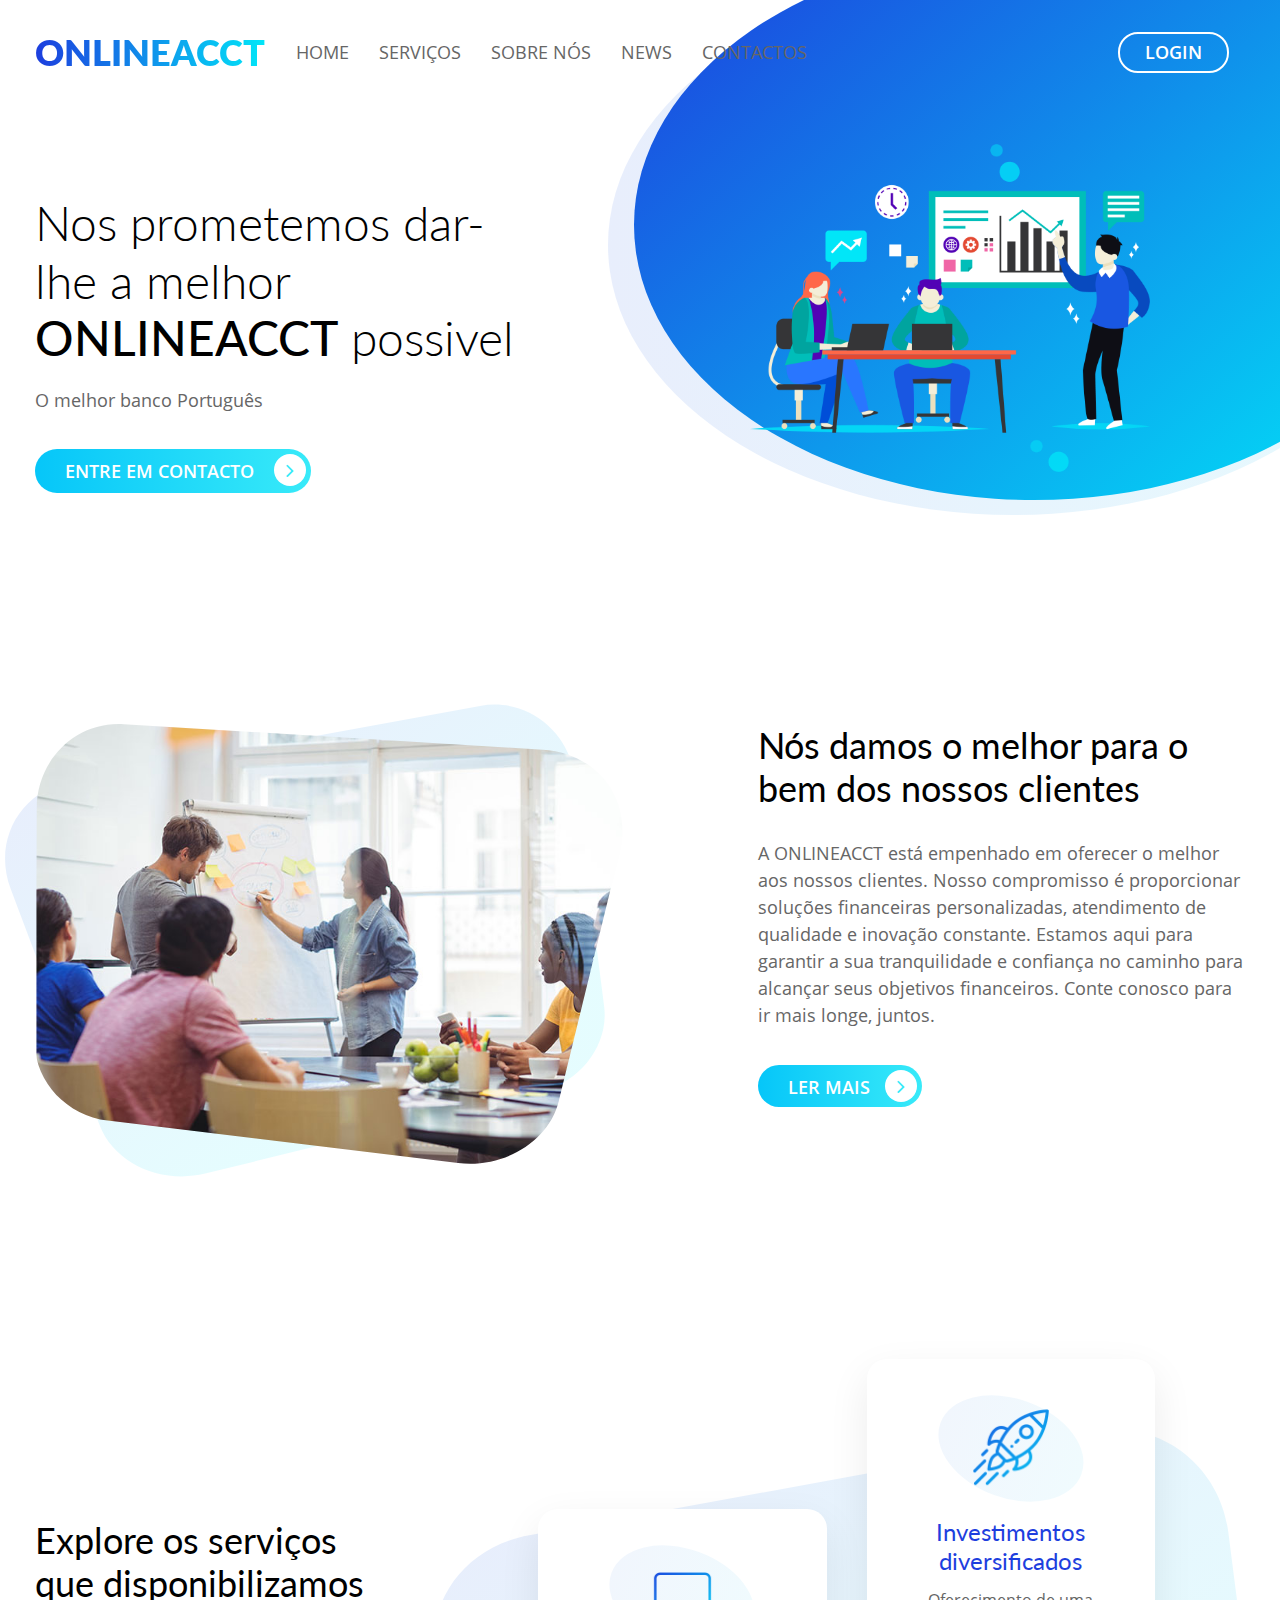
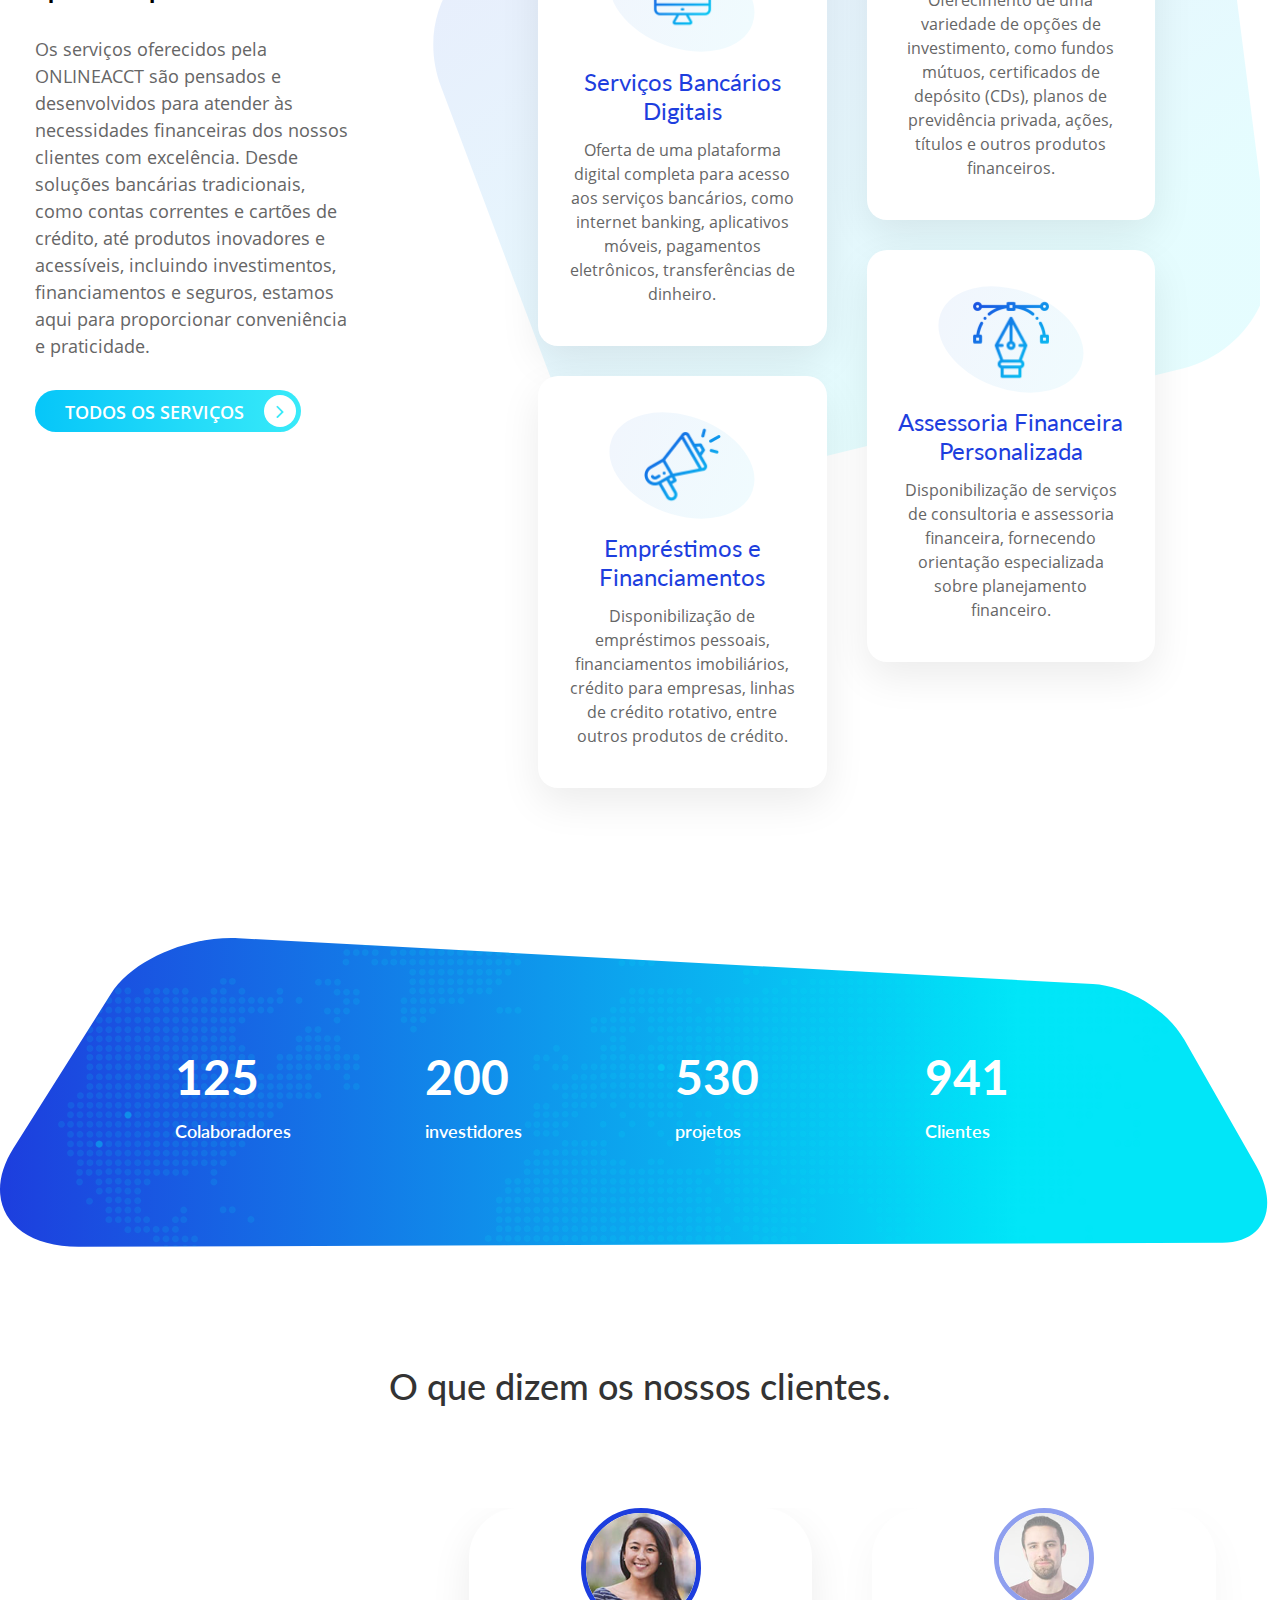
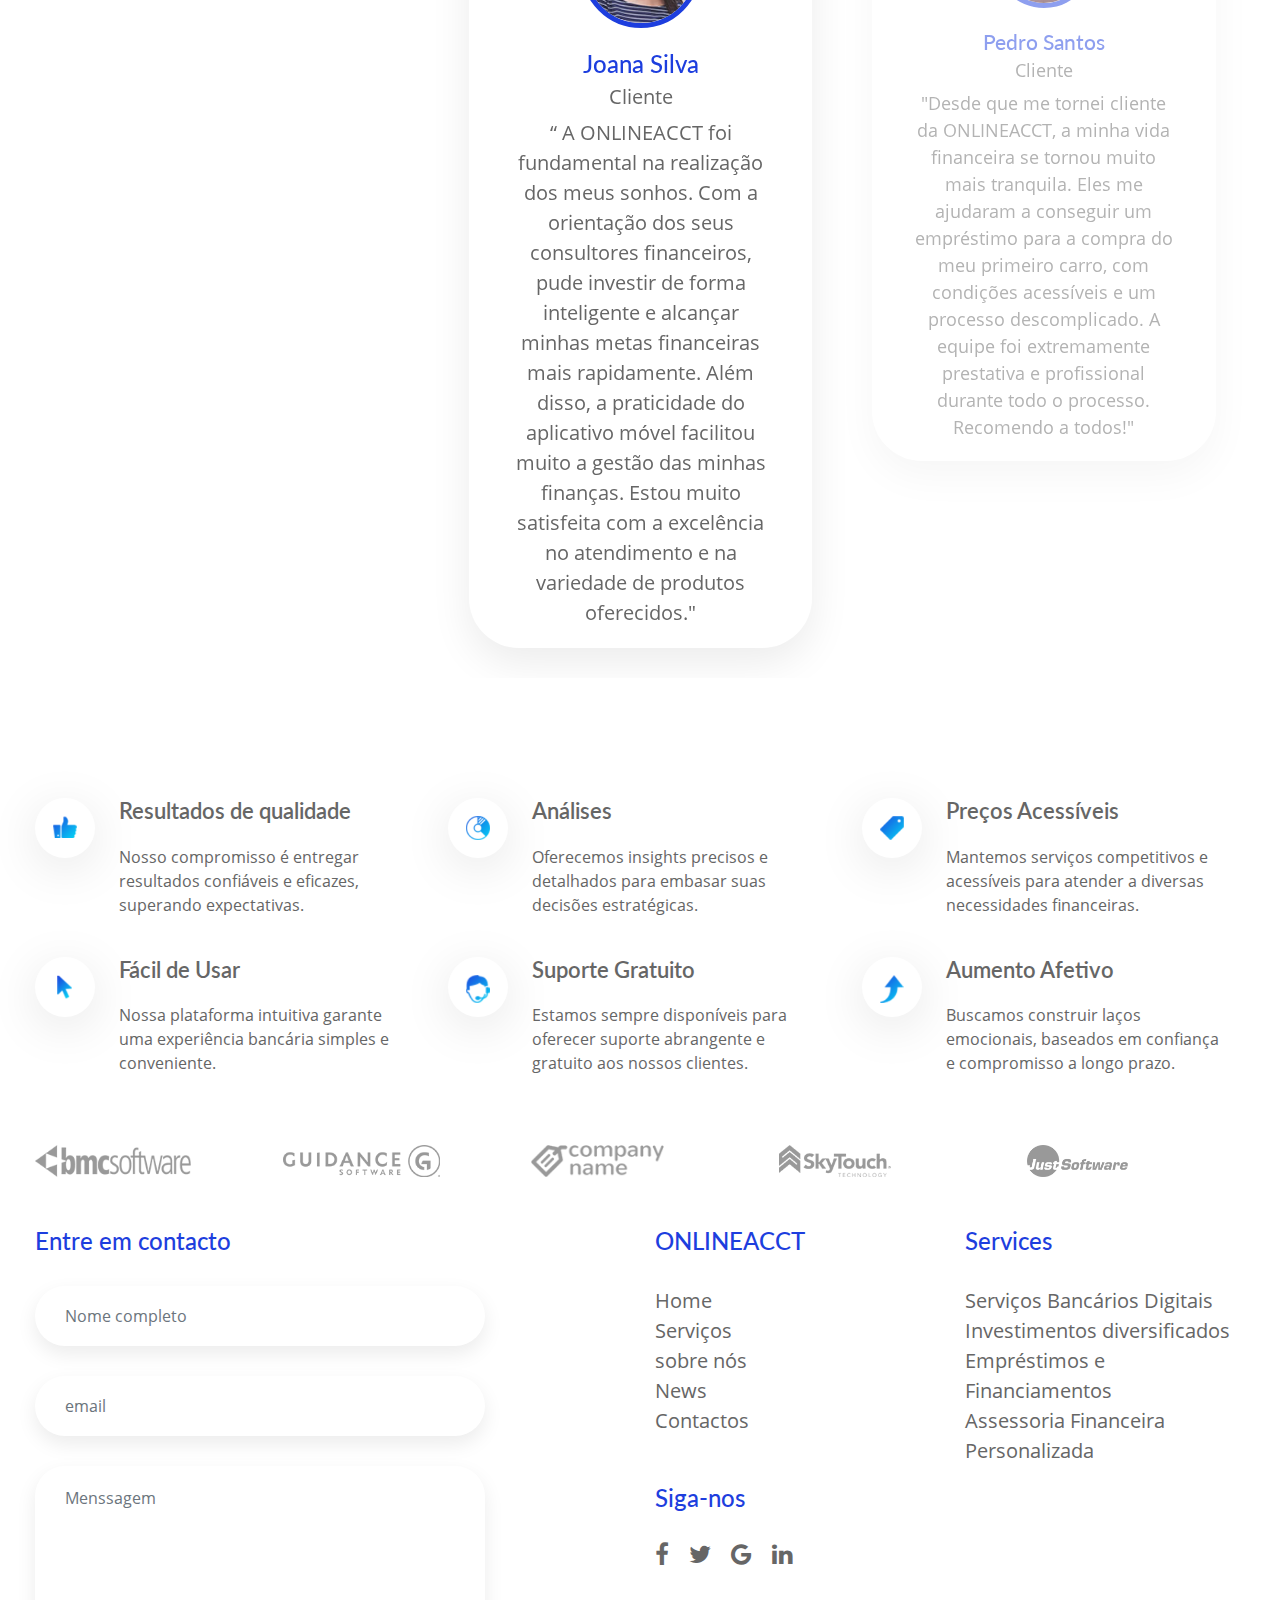
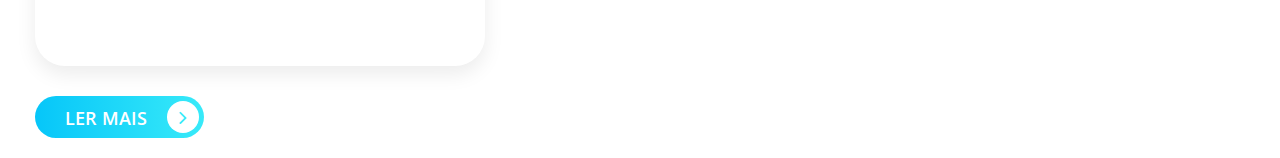
<file: projetofinal_pi/index.html>
<!doctype html>
<!--
	Solution by GetTemplates.co
	URL: https://gettemplates.co
-->
<html lang="en">
<head>
    <!-- Required meta tags -->
    <meta charset="utf-8">
    <meta name="viewport" content="width=device-width, initial-scale=1, shrink-to-fit=no">

    <!-- awesone fonts css-->
    <link href="css/font-awesome.css" rel="stylesheet" type="text/css">
    <!-- owl carousel css-->
    <link rel="stylesheet" href="owl-carousel/assets/owl.carousel.min.css" type="text/css">
    <!-- Bootstrap CSS -->
    <link rel="stylesheet" href="css/bootstrap.min.css">
    <!-- custom CSS -->
    <link rel="stylesheet" href="css/style.css">
    <title>Solution - Free Responsive Agency Template using Bootstrap 4</title>
    <style>

    </style>
</head>
<body>
<nav class="navbar navbar-expand-lg navbar-light bg-light bg-transparent" id="gtco-main-nav">
    <div class="container"><a class="navbar-brand">ONLINEACCT</a>
        <button class="navbar-toggler" data-target="#my-nav" onclick="myFunction(this)" data-toggle="collapse"><span
                class="bar1"></span> <span class="bar2"></span> <span class="bar3"></span></button>
        <div id="my-nav" class="collapse navbar-collapse">
            <ul class="navbar-nav mr-auto">
                <li class="nav-item"><a class="nav-link" href="#">Home</a></li>
                <li class="nav-item"><a class="nav-link" href="#services">Serviços</a></li>
                <li class="nav-item"><a class="nav-link" href="#about">Sobre nós</a></li>
                <li class="nav-item"><a class="nav-link" href="#news">News</a></li>
                <li class="nav-item"><a class="nav-link" href="#contact">Contactos</a></li>
            </ul>
            <form class="form-inline my-2 my-lg-0">
                <a href="./Login.html" class="btn btn-outline-dark my-2 my-sm-0 mr-3 text-uppercase">login</a>
            </form>
        </div>
    </div>
</nav>
<div class="container-fluid gtco-banner-area">
    <div class="container">
        <div class="row">
            <div class="col-md-6">
                <h1> Nos prometemos
                    dar-lhe a melhor <span>ONLINEACCT</span> possivel
                     </h1>
                <p> O melhor banco Português </p>
                <a href="#">Entre em Contacto <i class="fa fa-angle-right" aria-hidden="true"></i></a></div>
            <div class="col-md-6">
                <div class="card"><img class="card-img-top img-fluid" src="images/banner-img.png" alt=""></div>
            </div>
        </div>
    </div>
</div>
<div class="container-fluid gtco-feature" id="services">
    <div class="container">
        <div class="row">
            <div class="col-md-7">
                <div class="cover">
                    <div class="card">
                        <svg
                                class="back-bg"
                                width="100%" viewBox="0 0 900 700" style="position:absolute; z-index: -1">
                            <defs>
                                <linearGradient id="PSgrad_01" x1="64.279%" x2="0%" y1="76.604%" y2="0%">
                                    <stop offset="0%" stop-color="rgb(1,230,248)" stop-opacity="1"/>
                                    <stop offset="100%" stop-color="rgb(29,62,222)" stop-opacity="1"/>
                                </linearGradient>
                            </defs>
                            <path fill-rule="evenodd" opacity="0.102" fill="url(#PSgrad_01)"
                                  d="M616.656,2.494 L89.351,98.948 C19.867,111.658 -16.508,176.639 7.408,240.130 L122.755,546.348 C141.761,596.806 203.597,623.407 259.843,609.597 L697.535,502.126 C748.221,489.680 783.967,441.432 777.751,392.742 L739.837,95.775 C732.096,35.145 677.715,-8.675 616.656,2.494 Z"/>
                        </svg>
                        <!-- *************-->

                        <svg width="100%" viewBox="0 0 700 500">
                            <clipPath id="clip-path">
                                <path d="M89.479,0.180 L512.635,25.932 C568.395,29.326 603.115,76.927 590.357,129.078 L528.827,380.603 C518.688,422.048 472.661,448.814 427.190,443.300 L73.350,400.391 C32.374,395.422 -0.267,360.907 -0.002,322.064 L1.609,85.154 C1.938,36.786 40.481,-2.801 89.479,0.180 Z"></path>
                            </clipPath>
                            <!-- xlink:href for modern browsers, src for IE8- -->
                            <image clip-path="url(#clip-path)" xlink:href="images/learn-img.jpg" width="100%"
                                   height="465" class="svg__image"></image>
                        </svg>
                    </div>
                </div>
            </div>
            <div class="col-md-5">
                <h2> Nós damos o melhor 
                    para o bem dos nossos clientes </h2>
                <p>  A ONLINEACCT está empenhado em oferecer o melhor aos nossos clientes. Nosso compromisso é proporcionar soluções financeiras personalizadas, atendimento de qualidade e inovação constante. Estamos aqui para garantir a sua tranquilidade e confiança no caminho para alcançar seus objetivos financeiros. Conte conosco para ir mais longe, juntos. </p>
                <p>
                    <small>
                    </small>
                </p>
                <a href="#">Ler mais<i class="fa fa-angle-right" aria-hidden="true"></i></a></div>
        </div>
    </div>
</div>
<div class="container-fluid gtco-features" id="about">
    <div class="container">
        <div class="row">
            <div class="col-lg-4">
                <h2> Explore os serviços<br/>
                    que disponibilizamos</h2>
                <p> Os serviços oferecidos pela ONLINEACCT são pensados e desenvolvidos para atender às necessidades financeiras dos nossos clientes com excelência. Desde soluções bancárias tradicionais, como contas correntes e cartões de crédito, até produtos inovadores e acessíveis, incluindo investimentos, financiamentos e seguros, estamos aqui para proporcionar conveniência e praticidade. </p>
                <a href="#">Todos os serviços <i class="fa fa-angle-right" aria-hidden="true"></i></a></div>
            <div class="col-lg-8">
                <svg id="bg-services"
                     width="100%"
                     viewBox="0 0 1000 800">
                    <defs>
                        <linearGradient id="PSgrad_02" x1="64.279%" x2="0%" y1="76.604%" y2="0%">
                            <stop offset="0%" stop-color="rgb(1,230,248)" stop-opacity="1"/>
                            <stop offset="100%" stop-color="rgb(29,62,222)" stop-opacity="1"/>
                        </linearGradient>
                    </defs>
                    <path fill-rule="evenodd" opacity="0.102" fill="url(#PSgrad_02)"
                          d="M801.878,3.146 L116.381,128.537 C26.052,145.060 -21.235,229.535 9.856,312.073 L159.806,710.157 C184.515,775.753 264.901,810.334 338.020,792.380 L907.021,652.668 C972.912,636.489 1019.383,573.766 1011.301,510.470 L962.013,124.412 C951.950,45.594 881.254,-11.373 801.878,3.146 Z"/>
                </svg>
                <div class="row">
                    <div class="col">
                        <div class="card text-center">
                            <div class="oval"><img class="card-img-top" src="images/web-design.png" alt=""></div>
                            <div class="card-body">
                                <h3 class="card-title">Serviços Bancários Digitais </h3>
                                <p class="card-text">Oferta de uma plataforma digital completa para acesso aos serviços bancários, como internet banking, aplicativos móveis, pagamentos eletrônicos, transferências de dinheiro.
                                    </p>
                            </div>
                        </div>
                        <div class="card text-center">
                            <div class="oval"><img class="card-img-top" src="images/marketing.png" alt=""></div>
                            <div class="card-body">
                                <h3 class="card-title">Empréstimos e Financiamentos </h3>
                                <p class="card-text">Disponibilização de empréstimos pessoais, financiamentos imobiliários, crédito para empresas, linhas de crédito rotativo, entre outros produtos de crédito.
                                    </p>
                            </div>
                        </div>
                    </div>
                    <div class="col">
                        <div class="card text-center">
                            <div class="oval"><img class="card-img-top" src="images/seo.png" alt=""></div>
                            <div class="card-body">
                                <h3 class="card-title">Investimentos diversificados </h3>
                                <p class="card-text">Oferecimento de uma variedade de opções de investimento, como fundos mútuos, certificados de depósito (CDs), planos de previdência privada, ações, títulos e outros produtos financeiros.
                                    </p>
                            </div>
                        </div>
                        <div class="card text-center">
                            <div class="oval"><img class="card-img-top" src="images/graphics-design.png" alt=""></div>
                            <div class="card-body">
                                <h3 class="card-title">Assessoria Financeira Personalizada</h3>
                                <p class="card-text">Disponibilização de serviços de consultoria e assessoria financeira, fornecendo orientação especializada sobre planejamento financeiro.</p>
                            </div>
                        </div>
                    </div>
                </div>
            </div>
        </div>
    </div>
</div>
<div class="container-fluid gtco-numbers-block">
    <div class="container">
        <svg width="100%" viewBox="0 0 1600 400">
            <defs>
                <linearGradient id="PSgrad_03" x1="80.279%" x2="0%"  y2="0%">
                    <stop offset="0%" stop-color="rgb(1,230,248)" stop-opacity="1" />
                    <stop offset="100%" stop-color="rgb(29,62,222)" stop-opacity="1" />

                </linearGradient>

            </defs>
            <!-- <clipPath id="clip-path3">

                                      </clipPath> -->

            <path fill-rule="evenodd"  fill="url(#PSgrad_03)"
                  d="M98.891,386.002 L1527.942,380.805 C1581.806,380.610 1599.093,335.367 1570.005,284.353 L1480.254,126.948 C1458.704,89.153 1408.314,59.820 1366.025,57.550 L298.504,0.261 C238.784,-2.944 166.619,25.419 138.312,70.265 L16.944,262.546 C-24.214,327.750 12.103,386.317 98.891,386.002 Z"></path>

            <clipPath id="ctm" fill="none">
                <path
                        d="M98.891,386.002 L1527.942,380.805 C1581.806,380.610 1599.093,335.367 1570.005,284.353 L1480.254,126.948 C1458.704,89.153 1408.314,59.820 1366.025,57.550 L298.504,0.261 C238.784,-2.944 166.619,25.419 138.312,70.265 L16.944,262.546 C-24.214,327.750 12.103,386.317 98.891,386.002 Z"></path>
            </clipPath>

            <!-- xlink:href for modern browsers, src for IE8- -->
            <image  clip-path="url(#ctm)" xlink:href="images/word-map.png" height="800px" width="100%" class="svg__image">

            </image>

        </svg>
        <div class="row">
            <div class="col-3">
                <div class="card">
                    <div class="card-body">
                        <h5 class="card-title">125</h5>
                        <p class="card-text">Colaboradores</p>
                    </div>
                </div>
            </div>
            <div class="col-3">
                <div class="card">
                    <div class="card-body">
                        <h5 class="card-title">200</h5>
                        <p class="card-text">investidores</p>
                    </div>
                </div>
            </div>
            <div class="col-3">
                <div class="card">
                    <div class="card-body">
                        <h5 class="card-title">530</h5>
                        <p class="card-text">projetos</p>
                    </div>
                </div>
            </div>
            <div class="col-3">
                <div class="card">
                    <div class="card-body">
                        <h5 class="card-title">941</h5>
                        <p class="card-text">Clientes</p>
                    </div>
                </div>
            </div>
        </div>
    </div>
</div>
<div class="container-fluid gtco-testimonials">
    <div class="container">
        <h2>O que dizem os nossos clientes.</h2>
        <div class="owl-carousel owl-carousel1 owl-theme">
            <div>
                <div class="card text-center"><img class="card-img-top" src="images/customer1.jpg" alt="">
                    <div class="card-body">
                        <h5>Joana Silva <br/>
                            <span> Cliente  </span></h5>
                        <p class="card-text">“ A ONLINEACCT  foi fundamental na realização dos meus sonhos. Com a orientação dos seus consultores financeiros, pude investir de forma inteligente e alcançar minhas metas financeiras mais rapidamente. Além disso, a praticidade do aplicativo móvel facilitou muito a gestão das minhas finanças. Estou muito satisfeita com a excelência no atendimento e na variedade de produtos oferecidos." </p>
                    </div>
                </div>
            </div>
            <div>
                <div class="card text-center"><img class="card-img-top" src="images/customer2.jpg" alt="">
                    <div class="card-body">
                        <h5>Pedro Santos<br/>
                            <span> Cliente </span></h5>
                        <p class="card-text">"Desde que me tornei cliente da ONLINEACCT, a minha vida financeira se tornou muito mais tranquila. Eles me ajudaram a conseguir um empréstimo para a compra do meu primeiro carro, com condições acessíveis e um processo descomplicado. A equipe foi extremamente prestativa e profissional durante todo o processo. Recomendo a todos!"</p>
                    </div>
                </div>
            </div>
           <!--<div>
                <div class="card text-center"><img class="card-img-top" src="images/customer3.jpg" alt="">
                    <div class="card-body">
                        <h5>Aana Brown<br/>
                            <span> Project Manager </span></h5>
                        <p class="card-text">“ Nam libero tempore, cum soluta nobis est eligendi optio cumque nihil
                            impedit quo minus id quod maxime placeat ” </p>
                    </div>
                </div>
            </div>
            <div>
                <div class="card text-center"><img class="card-img-top" src="images/customer3.jpg" alt="">
                    <div class="card-body">
                        <h5>Aana Brown<br/>
                            <span> Project Manager </span></h5>
                        <p class="card-text">“ Nam libero tempore, cum soluta nobis est eligendi optio cumque nihil
                            impedit quo minus id quod maxime placeat ” </p>
                    </div>
                </div> -->
            </div> 
        </div>
    </div>
</div>
<div class="container-fluid gtco-features-list">
    <div class="container">
        <div class="row">
            <div class="media col-md-6 col-lg-4">
                <div class="oval mr-4"><img class="align-self-start" src="images/quality-results.png" alt=""></div>
                <div class="media-body">
                    <h5 class="mb-0">Resultados de qualidade </h5>
                    Nosso compromisso é entregar resultados confiáveis e eficazes, superando expectativas.
                </div>
            </div>
            <div class="media col-md-6 col-lg-4">
                <div class="oval mr-4"><img class="align-self-start" src="images/analytics.png" alt=""></div>
                <div class="media-body">
                    <h5 class="mb-0">Análises</h5>
                    Oferecemos insights precisos e detalhados para embasar suas decisões estratégicas.
                </div>
            </div>
            <div class="media col-md-6 col-lg-4">
                <div class="oval mr-4"><img class="align-self-start" src="images/affordable-pricing.png" alt=""></div>
                <div class="media-body">
                    <h5 class="mb-0">Preços Acessíveis</h5>
                    Mantemos serviços competitivos e acessíveis para atender a diversas necessidades financeiras.
                </div>
            </div>
            <div class="media col-md-6 col-lg-4">
                <div class="oval mr-4"><img class="align-self-start" src="images/easy-to-use.png" alt=""></div>
                <div class="media-body">
                    <h5 class="mb-0">Fácil de Usar</h5>
                    Nossa plataforma intuitiva garante uma experiência bancária simples e conveniente.
                </div>
            </div>
            <div class="media col-md-6 col-lg-4">
                <div class="oval mr-4"><img class="align-self-start" src="images/free-support.png" alt=""></div>
                <div class="media-body">
                    <h5 class="mb-0">Suporte Gratuito</h5>
                    Estamos sempre disponíveis para oferecer suporte abrangente e gratuito aos nossos clientes.
                </div>
            </div>
            <div class="media col-md-6 col-lg-4">
                <div class="oval mr-4"><img class="align-self-start" src="images/effectively-increase.png" alt=""></div>
                <div class="media-body">
                    <h5 class="mb-0">Aumento Afetivo</h5>
                    Buscamos construir laços emocionais, baseados em confiança e compromisso a longo prazo.
                </div>
            </div>
        </div>
    </div>
</div>
<div class="container-fluid gtco-logo-area">
    <div class="container">
        <div class="row">
            <div class="col"><img src="images/logo1.png" class="img-fluid" alt=""></div>
            <div class="col"><img src="images/logo2.png" class="img-fluid" alt=""></div>
            <div class="col"><img src="images/logo3.png" class="img-fluid" alt=""></div>
            <div class="col"><img src="images/logo4.png" class="img-fluid" alt=""></div>
            <div class="col"><img src="images/logo5.png" class="img-fluid" alt=""></div>
        </div>
    </div>
</div>
<!--
<div class="container-fluid gtco-news" id="news">
    <div class="container">
        <h2>Latest News & Articles</h2>
        <div class="owl-carousel owl-carousel2 owl-theme">
            <div>
                <div class="card text-center"><img class="card-img-top" src="images/news1.jpg" alt="">
                    <div class="card-body text-left pr-0 pl-0">
                        <h5>Aenean ultrices lorem quis blandit
                            tempor urabitur accumsan. </h5>
                        <p class="card-text">Donec non sem mi. In hac habitasse platea dictumst. Nullam a feugiat augue,
                            et porta metus. Nulla mollis lobortis leet. Maecenas tincidunt, arcu sed ornare purus risus
                            . . . </p>
                        <a href="#">READ MORE <i class="fa fa-angle-right" aria-hidden="true"></i></a></div>
                </div>
            </div>
            <div>
                <div class="card text-center"><img class="card-img-top" src="images/news2.jpg" alt="">
                    <div class="card-body text-left pr-0 pl-0">
                        <h5> Nam vel nisi eget odio pulvinar
                            iaculis. Fusce aliquet. </h5>
                        <p class="card-text">Donec non sem mi. In hac habitasse platea dictumst. Nullam a feugiat augue,
                            et porta metus. Nulla mollis lobortis leet. Maecenas tincidunt, arcu sed ornare purus risus
                            . . . </p>
                        <a href="#">READ MORE <i class="fa fa-angle-right" aria-hidden="true"></i></a></div>
                </div>
            </div>
            <div>
                <div class="card text-center"><img class="card-img-top" src="images/news3.jpg" alt="">
                    <div class="card-body text-left pr-0 pl-0">
                        <h5>Morbi faucibus odio sollicitudin
                            risus scelerisque dignissim. </h5>
                        <p class="card-text">Donec non sem mi. In hac habitasse platea dictumst. Nullam a feugiat augue,
                            et porta metus. Nulla mollis lobortis leet. Maecenas tincidunt, arcu sed ornare purus risus
                            . . . </p>
                        <a href="#">READ MORE <i class="fa fa-angle-right" aria-hidden="true"></i></a></div>
                </div>
            </div>
            <div>
                <div class="card text-center"><img class="card-img-top" src="images/news1.jpg" alt="">
                    <div class="card-body text-left pr-0 pl-0">
                        <h5>Aenean ultrices lorem quis blandit
                            tempor urabitur accumsan. </h5>
                        <p class="card-text">Donec non sem mi. In hac habitasse platea dictumst. Nullam a feugiat augue,
                            et porta metus. Nulla mollis lobortis leet. Maecenas tincidunt, arcu sed ornare purus risus
                            . . . </p>
                        <a href="#">READ MORE <i class="fa fa-angle-right" aria-hidden="true"></i></a></div>
                </div>
            </div>
            <div>
                <div class="card text-center"><img class="card-img-top" src="images/news2.jpg" alt="">
                    <div class="card-body text-left pr-0 pl-0">
                        <h5> Nam vel nisi eget odio pulvinar
                            iaculis. Fusce aliquet. </h5>
                        <p class="card-text">Donec non sem mi. In hac habitasse platea dictumst. Nullam a feugiat augue,
                            et porta metus. Nulla mollis lobortis leet. Maecenas tincidunt, arcu sed ornare purus risus
                            . . . </p>
                        <a href="#">READ MORE <i class="fa fa-angle-right" aria-hidden="true"></i></a></div>
                </div>
            </div>
            <div>
                <div class="card text-center"><img class="card-img-top" src="images/news3.jpg" alt="">
                    <div class="card-body text-left pr-0 pl-0">
                        <h5>Morbi faucibus odio sollicitudin
                            risus scelerisque dignissim. </h5>
                        <p class="card-text">Donec non sem mi. In hac habitasse platea dictumst. Nullam a feugiat augue,
                            et porta metus. Nulla mollis lobortis leet. Maecenas tincidunt, arcu sed ornare purus risus
                            . . . </p>
                        <a href="#">READ MORE <i class="fa fa-angle-right" aria-hidden="true"></i></a></div>
                </div>
            </div>
        </div>
    </div>
</div> -->
<footer class="container-fluid" id="gtco-footer">
    <div class="container">
        <div class="row">
            <div class="col-lg-6" id="contact">
                <h4> Entre em contacto </h4>
                <input type="text" class="form-control" placeholder="Nome completo">
                <input type="email" class="form-control" placeholder="email">
                <textarea class="form-control" placeholder="Menssagem"></textarea>
                <a href="#" class="submit-button">ler mais <i class="fa fa-angle-right" aria-hidden="true"></i></a>
            </div>
            <div class="col-lg-6">
                <div class="row">
                    <div class="col-6">
                        <h4>ONLINEACCT</h4>
                        <ul class="nav flex-column company-nav">
                            <li class="nav-item"><a class="nav-link" href="#">Home</a></li>
                            <li class="nav-item"><a class="nav-link" href="#">Serviços</a></li>
                            <li class="nav-item"><a class="nav-link" href="#">sobre nós</a></li>
                            <li class="nav-item"><a class="nav-link" href="#">News</a></li>
                            
                            <li class="nav-item"><a class="nav-link" href="#">Contactos</a></li>
                        </ul>
                        <h4 class="mt-5">Siga-nos</h4>
                        <ul class="nav follow-us-nav">
                            <li class="nav-item"><a class="nav-link pl-0" href="#"><i class="fa fa-facebook"
                                                                                      aria-hidden="true"></i></a></li>
                            <li class="nav-item"><a class="nav-link" href="#"><i class="fa fa-twitter"
                                                                                 aria-hidden="true"></i></a></li>
                            <li class="nav-item"><a class="nav-link" href="#"><i class="fa fa-google"
                                                                                 aria-hidden="true"></i></a></li>
                            <li class="nav-item"><a class="nav-link" href="#"><i class="fa fa-linkedin"
                                                                                 aria-hidden="true"></i></a></li>
                        </ul>
                    </div>
                    <div class="col-6">
                        <h4>Services</h4>
                        <ul class="nav flex-column services-nav">
                            <li class="nav-item"><a class="nav-link" href="#">Serviços Bancários Digitais</a></li>
                            <li class="nav-item"><a class="nav-link" href="#">Investimentos diversificados</a></li>
                            <li class="nav-item"><a class="nav-link" href="#">Empréstimos e Financiamentos</a></li>
                            <li class="nav-item"><a class="nav-link" href="#">Assessoria Financeira Personalizada</a></li>
                            
                        </ul>
                    </div>
                    <div class="col-12">
                       
                    </div>
                </div>
            </div>
        </div>
    </div>
</footer>

<!-- Optional JavaScript -->
<!-- jQuery first, then Popper.js, then Bootstrap JS -->
<script src="js/jquery-3.3.1.slim.min.js"></script>
<script src="js/popper.min.js"></script>
<script src="js/bootstrap.min.js"></script>
<!-- owl carousel js-->
<script src="owl-carousel/owl.carousel.min.js"></script>
<script src="js/main.js"></script>
</body>
</html>
</file>
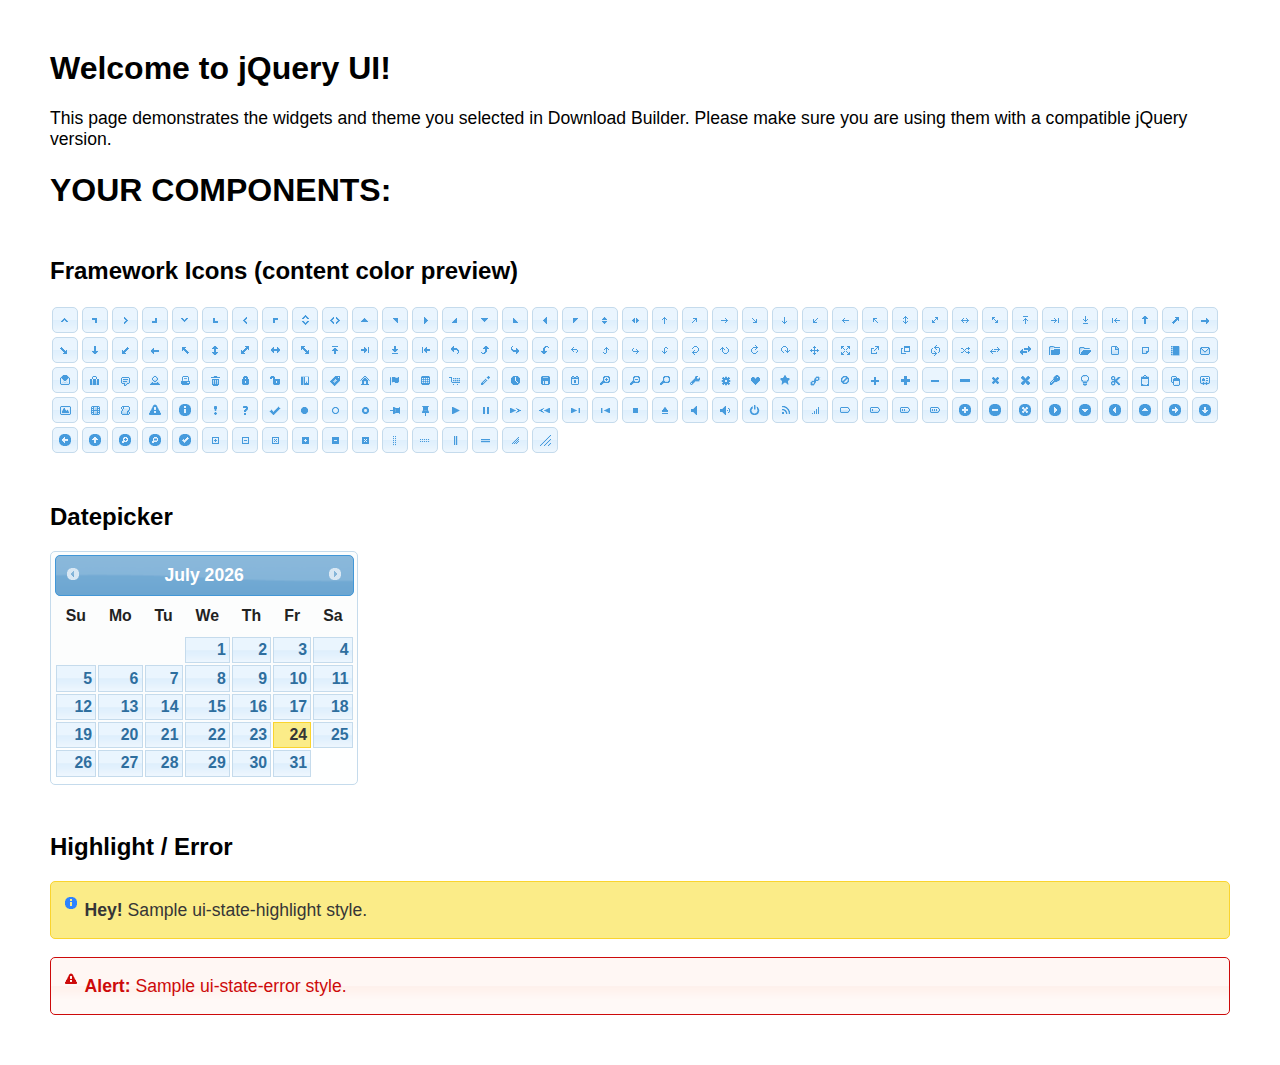
<file: projetofinal_pi/jquery-ui-datepicker/index.html>
<!doctype html>
<html lang="us">
<head>
	<meta charset="utf-8">
	<title>jQuery UI Example Page</title>
	<link href="jquery-ui.css" rel="stylesheet">
	<style>
	body{
		font-family: "Trebuchet MS", sans-serif;
		margin: 50px;
	}
	.demoHeaders {
		margin-top: 2em;
	}
	#dialog-link {
		padding: .4em 1em .4em 20px;
		text-decoration: none;
		position: relative;
	}
	#dialog-link span.ui-icon {
		margin: 0 5px 0 0;
		position: absolute;
		left: .2em;
		top: 50%;
		margin-top: -8px;
	}
	#icons {
		margin: 0;
		padding: 0;
	}
	#icons li {
		margin: 2px;
		position: relative;
		padding: 4px 0;
		cursor: pointer;
		float: left;
		list-style: none;
	}
	#icons span.ui-icon {
		float: left;
		margin: 0 4px;
	}
	.fakewindowcontain .ui-widget-overlay {
		position: absolute;
	}
	select {
		width: 200px;
	}
	</style>
</head>
<body>

<h1>Welcome to jQuery UI!</h1>

<div class="ui-widget">
	<p>This page demonstrates the widgets and theme you selected in Download Builder. Please make sure you are using them with a compatible jQuery version.</p>
</div>

<h1>YOUR COMPONENTS:</h1>
















<h2 class="demoHeaders">Framework Icons (content color preview)</h2>
<ul id="icons" class="ui-widget ui-helper-clearfix">
	<li class="ui-state-default ui-corner-all" title=".ui-icon-caret-1-n"><span class="ui-icon ui-icon-caret-1-n"></span></li>
	<li class="ui-state-default ui-corner-all" title=".ui-icon-caret-1-ne"><span class="ui-icon ui-icon-caret-1-ne"></span></li>
	<li class="ui-state-default ui-corner-all" title=".ui-icon-caret-1-e"><span class="ui-icon ui-icon-caret-1-e"></span></li>
	<li class="ui-state-default ui-corner-all" title=".ui-icon-caret-1-se"><span class="ui-icon ui-icon-caret-1-se"></span></li>
	<li class="ui-state-default ui-corner-all" title=".ui-icon-caret-1-s"><span class="ui-icon ui-icon-caret-1-s"></span></li>
	<li class="ui-state-default ui-corner-all" title=".ui-icon-caret-1-sw"><span class="ui-icon ui-icon-caret-1-sw"></span></li>
	<li class="ui-state-default ui-corner-all" title=".ui-icon-caret-1-w"><span class="ui-icon ui-icon-caret-1-w"></span></li>
	<li class="ui-state-default ui-corner-all" title=".ui-icon-caret-1-nw"><span class="ui-icon ui-icon-caret-1-nw"></span></li>
	<li class="ui-state-default ui-corner-all" title=".ui-icon-caret-2-n-s"><span class="ui-icon ui-icon-caret-2-n-s"></span></li>
	<li class="ui-state-default ui-corner-all" title=".ui-icon-caret-2-e-w"><span class="ui-icon ui-icon-caret-2-e-w"></span></li>
	<li class="ui-state-default ui-corner-all" title=".ui-icon-triangle-1-n"><span class="ui-icon ui-icon-triangle-1-n"></span></li>
	<li class="ui-state-default ui-corner-all" title=".ui-icon-triangle-1-ne"><span class="ui-icon ui-icon-triangle-1-ne"></span></li>
	<li class="ui-state-default ui-corner-all" title=".ui-icon-triangle-1-e"><span class="ui-icon ui-icon-triangle-1-e"></span></li>
	<li class="ui-state-default ui-corner-all" title=".ui-icon-triangle-1-se"><span class="ui-icon ui-icon-triangle-1-se"></span></li>
	<li class="ui-state-default ui-corner-all" title=".ui-icon-triangle-1-s"><span class="ui-icon ui-icon-triangle-1-s"></span></li>
	<li class="ui-state-default ui-corner-all" title=".ui-icon-triangle-1-sw"><span class="ui-icon ui-icon-triangle-1-sw"></span></li>
	<li class="ui-state-default ui-corner-all" title=".ui-icon-triangle-1-w"><span class="ui-icon ui-icon-triangle-1-w"></span></li>
	<li class="ui-state-default ui-corner-all" title=".ui-icon-triangle-1-nw"><span class="ui-icon ui-icon-triangle-1-nw"></span></li>
	<li class="ui-state-default ui-corner-all" title=".ui-icon-triangle-2-n-s"><span class="ui-icon ui-icon-triangle-2-n-s"></span></li>
	<li class="ui-state-default ui-corner-all" title=".ui-icon-triangle-2-e-w"><span class="ui-icon ui-icon-triangle-2-e-w"></span></li>
	<li class="ui-state-default ui-corner-all" title=".ui-icon-arrow-1-n"><span class="ui-icon ui-icon-arrow-1-n"></span></li>
	<li class="ui-state-default ui-corner-all" title=".ui-icon-arrow-1-ne"><span class="ui-icon ui-icon-arrow-1-ne"></span></li>
	<li class="ui-state-default ui-corner-all" title=".ui-icon-arrow-1-e"><span class="ui-icon ui-icon-arrow-1-e"></span></li>
	<li class="ui-state-default ui-corner-all" title=".ui-icon-arrow-1-se"><span class="ui-icon ui-icon-arrow-1-se"></span></li>
	<li class="ui-state-default ui-corner-all" title=".ui-icon-arrow-1-s"><span class="ui-icon ui-icon-arrow-1-s"></span></li>
	<li class="ui-state-default ui-corner-all" title=".ui-icon-arrow-1-sw"><span class="ui-icon ui-icon-arrow-1-sw"></span></li>
	<li class="ui-state-default ui-corner-all" title=".ui-icon-arrow-1-w"><span class="ui-icon ui-icon-arrow-1-w"></span></li>
	<li class="ui-state-default ui-corner-all" title=".ui-icon-arrow-1-nw"><span class="ui-icon ui-icon-arrow-1-nw"></span></li>
	<li class="ui-state-default ui-corner-all" title=".ui-icon-arrow-2-n-s"><span class="ui-icon ui-icon-arrow-2-n-s"></span></li>
	<li class="ui-state-default ui-corner-all" title=".ui-icon-arrow-2-ne-sw"><span class="ui-icon ui-icon-arrow-2-ne-sw"></span></li>
	<li class="ui-state-default ui-corner-all" title=".ui-icon-arrow-2-e-w"><span class="ui-icon ui-icon-arrow-2-e-w"></span></li>
	<li class="ui-state-default ui-corner-all" title=".ui-icon-arrow-2-se-nw"><span class="ui-icon ui-icon-arrow-2-se-nw"></span></li>
	<li class="ui-state-default ui-corner-all" title=".ui-icon-arrowstop-1-n"><span class="ui-icon ui-icon-arrowstop-1-n"></span></li>
	<li class="ui-state-default ui-corner-all" title=".ui-icon-arrowstop-1-e"><span class="ui-icon ui-icon-arrowstop-1-e"></span></li>
	<li class="ui-state-default ui-corner-all" title=".ui-icon-arrowstop-1-s"><span class="ui-icon ui-icon-arrowstop-1-s"></span></li>
	<li class="ui-state-default ui-corner-all" title=".ui-icon-arrowstop-1-w"><span class="ui-icon ui-icon-arrowstop-1-w"></span></li>
	<li class="ui-state-default ui-corner-all" title=".ui-icon-arrowthick-1-n"><span class="ui-icon ui-icon-arrowthick-1-n"></span></li>
	<li class="ui-state-default ui-corner-all" title=".ui-icon-arrowthick-1-ne"><span class="ui-icon ui-icon-arrowthick-1-ne"></span></li>
	<li class="ui-state-default ui-corner-all" title=".ui-icon-arrowthick-1-e"><span class="ui-icon ui-icon-arrowthick-1-e"></span></li>
	<li class="ui-state-default ui-corner-all" title=".ui-icon-arrowthick-1-se"><span class="ui-icon ui-icon-arrowthick-1-se"></span></li>
	<li class="ui-state-default ui-corner-all" title=".ui-icon-arrowthick-1-s"><span class="ui-icon ui-icon-arrowthick-1-s"></span></li>
	<li class="ui-state-default ui-corner-all" title=".ui-icon-arrowthick-1-sw"><span class="ui-icon ui-icon-arrowthick-1-sw"></span></li>
	<li class="ui-state-default ui-corner-all" title=".ui-icon-arrowthick-1-w"><span class="ui-icon ui-icon-arrowthick-1-w"></span></li>
	<li class="ui-state-default ui-corner-all" title=".ui-icon-arrowthick-1-nw"><span class="ui-icon ui-icon-arrowthick-1-nw"></span></li>
	<li class="ui-state-default ui-corner-all" title=".ui-icon-arrowthick-2-n-s"><span class="ui-icon ui-icon-arrowthick-2-n-s"></span></li>
	<li class="ui-state-default ui-corner-all" title=".ui-icon-arrowthick-2-ne-sw"><span class="ui-icon ui-icon-arrowthick-2-ne-sw"></span></li>
	<li class="ui-state-default ui-corner-all" title=".ui-icon-arrowthick-2-e-w"><span class="ui-icon ui-icon-arrowthick-2-e-w"></span></li>
	<li class="ui-state-default ui-corner-all" title=".ui-icon-arrowthick-2-se-nw"><span class="ui-icon ui-icon-arrowthick-2-se-nw"></span></li>
	<li class="ui-state-default ui-corner-all" title=".ui-icon-arrowthickstop-1-n"><span class="ui-icon ui-icon-arrowthickstop-1-n"></span></li>
	<li class="ui-state-default ui-corner-all" title=".ui-icon-arrowthickstop-1-e"><span class="ui-icon ui-icon-arrowthickstop-1-e"></span></li>
	<li class="ui-state-default ui-corner-all" title=".ui-icon-arrowthickstop-1-s"><span class="ui-icon ui-icon-arrowthickstop-1-s"></span></li>
	<li class="ui-state-default ui-corner-all" title=".ui-icon-arrowthickstop-1-w"><span class="ui-icon ui-icon-arrowthickstop-1-w"></span></li>
	<li class="ui-state-default ui-corner-all" title=".ui-icon-arrowreturnthick-1-w"><span class="ui-icon ui-icon-arrowreturnthick-1-w"></span></li>
	<li class="ui-state-default ui-corner-all" title=".ui-icon-arrowreturnthick-1-n"><span class="ui-icon ui-icon-arrowreturnthick-1-n"></span></li>
	<li class="ui-state-default ui-corner-all" title=".ui-icon-arrowreturnthick-1-e"><span class="ui-icon ui-icon-arrowreturnthick-1-e"></span></li>
	<li class="ui-state-default ui-corner-all" title=".ui-icon-arrowreturnthick-1-s"><span class="ui-icon ui-icon-arrowreturnthick-1-s"></span></li>
	<li class="ui-state-default ui-corner-all" title=".ui-icon-arrowreturn-1-w"><span class="ui-icon ui-icon-arrowreturn-1-w"></span></li>
	<li class="ui-state-default ui-corner-all" title=".ui-icon-arrowreturn-1-n"><span class="ui-icon ui-icon-arrowreturn-1-n"></span></li>
	<li class="ui-state-default ui-corner-all" title=".ui-icon-arrowreturn-1-e"><span class="ui-icon ui-icon-arrowreturn-1-e"></span></li>
	<li class="ui-state-default ui-corner-all" title=".ui-icon-arrowreturn-1-s"><span class="ui-icon ui-icon-arrowreturn-1-s"></span></li>
	<li class="ui-state-default ui-corner-all" title=".ui-icon-arrowrefresh-1-w"><span class="ui-icon ui-icon-arrowrefresh-1-w"></span></li>
	<li class="ui-state-default ui-corner-all" title=".ui-icon-arrowrefresh-1-n"><span class="ui-icon ui-icon-arrowrefresh-1-n"></span></li>
	<li class="ui-state-default ui-corner-all" title=".ui-icon-arrowrefresh-1-e"><span class="ui-icon ui-icon-arrowrefresh-1-e"></span></li>
	<li class="ui-state-default ui-corner-all" title=".ui-icon-arrowrefresh-1-s"><span class="ui-icon ui-icon-arrowrefresh-1-s"></span></li>
	<li class="ui-state-default ui-corner-all" title=".ui-icon-arrow-4"><span class="ui-icon ui-icon-arrow-4"></span></li>
	<li class="ui-state-default ui-corner-all" title=".ui-icon-arrow-4-diag"><span class="ui-icon ui-icon-arrow-4-diag"></span></li>
	<li class="ui-state-default ui-corner-all" title=".ui-icon-extlink"><span class="ui-icon ui-icon-extlink"></span></li>
	<li class="ui-state-default ui-corner-all" title=".ui-icon-newwin"><span class="ui-icon ui-icon-newwin"></span></li>
	<li class="ui-state-default ui-corner-all" title=".ui-icon-refresh"><span class="ui-icon ui-icon-refresh"></span></li>
	<li class="ui-state-default ui-corner-all" title=".ui-icon-shuffle"><span class="ui-icon ui-icon-shuffle"></span></li>
	<li class="ui-state-default ui-corner-all" title=".ui-icon-transfer-e-w"><span class="ui-icon ui-icon-transfer-e-w"></span></li>
	<li class="ui-state-default ui-corner-all" title=".ui-icon-transferthick-e-w"><span class="ui-icon ui-icon-transferthick-e-w"></span></li>
	<li class="ui-state-default ui-corner-all" title=".ui-icon-folder-collapsed"><span class="ui-icon ui-icon-folder-collapsed"></span></li>
	<li class="ui-state-default ui-corner-all" title=".ui-icon-folder-open"><span class="ui-icon ui-icon-folder-open"></span></li>
	<li class="ui-state-default ui-corner-all" title=".ui-icon-document"><span class="ui-icon ui-icon-document"></span></li>
	<li class="ui-state-default ui-corner-all" title=".ui-icon-document-b"><span class="ui-icon ui-icon-document-b"></span></li>
	<li class="ui-state-default ui-corner-all" title=".ui-icon-note"><span class="ui-icon ui-icon-note"></span></li>
	<li class="ui-state-default ui-corner-all" title=".ui-icon-mail-closed"><span class="ui-icon ui-icon-mail-closed"></span></li>
	<li class="ui-state-default ui-corner-all" title=".ui-icon-mail-open"><span class="ui-icon ui-icon-mail-open"></span></li>
	<li class="ui-state-default ui-corner-all" title=".ui-icon-suitcase"><span class="ui-icon ui-icon-suitcase"></span></li>
	<li class="ui-state-default ui-corner-all" title=".ui-icon-comment"><span class="ui-icon ui-icon-comment"></span></li>
	<li class="ui-state-default ui-corner-all" title=".ui-icon-person"><span class="ui-icon ui-icon-person"></span></li>
	<li class="ui-state-default ui-corner-all" title=".ui-icon-print"><span class="ui-icon ui-icon-print"></span></li>
	<li class="ui-state-default ui-corner-all" title=".ui-icon-trash"><span class="ui-icon ui-icon-trash"></span></li>
	<li class="ui-state-default ui-corner-all" title=".ui-icon-locked"><span class="ui-icon ui-icon-locked"></span></li>
	<li class="ui-state-default ui-corner-all" title=".ui-icon-unlocked"><span class="ui-icon ui-icon-unlocked"></span></li>
	<li class="ui-state-default ui-corner-all" title=".ui-icon-bookmark"><span class="ui-icon ui-icon-bookmark"></span></li>
	<li class="ui-state-default ui-corner-all" title=".ui-icon-tag"><span class="ui-icon ui-icon-tag"></span></li>
	<li class="ui-state-default ui-corner-all" title=".ui-icon-home"><span class="ui-icon ui-icon-home"></span></li>
	<li class="ui-state-default ui-corner-all" title=".ui-icon-flag"><span class="ui-icon ui-icon-flag"></span></li>
	<li class="ui-state-default ui-corner-all" title=".ui-icon-calculator"><span class="ui-icon ui-icon-calculator"></span></li>
	<li class="ui-state-default ui-corner-all" title=".ui-icon-cart"><span class="ui-icon ui-icon-cart"></span></li>
	<li class="ui-state-default ui-corner-all" title=".ui-icon-pencil"><span class="ui-icon ui-icon-pencil"></span></li>
	<li class="ui-state-default ui-corner-all" title=".ui-icon-clock"><span class="ui-icon ui-icon-clock"></span></li>
	<li class="ui-state-default ui-corner-all" title=".ui-icon-disk"><span class="ui-icon ui-icon-disk"></span></li>
	<li class="ui-state-default ui-corner-all" title=".ui-icon-calendar"><span class="ui-icon ui-icon-calendar"></span></li>
	<li class="ui-state-default ui-corner-all" title=".ui-icon-zoomin"><span class="ui-icon ui-icon-zoomin"></span></li>
	<li class="ui-state-default ui-corner-all" title=".ui-icon-zoomout"><span class="ui-icon ui-icon-zoomout"></span></li>
	<li class="ui-state-default ui-corner-all" title=".ui-icon-search"><span class="ui-icon ui-icon-search"></span></li>
	<li class="ui-state-default ui-corner-all" title=".ui-icon-wrench"><span class="ui-icon ui-icon-wrench"></span></li>
	<li class="ui-state-default ui-corner-all" title=".ui-icon-gear"><span class="ui-icon ui-icon-gear"></span></li>
	<li class="ui-state-default ui-corner-all" title=".ui-icon-heart"><span class="ui-icon ui-icon-heart"></span></li>
	<li class="ui-state-default ui-corner-all" title=".ui-icon-star"><span class="ui-icon ui-icon-star"></span></li>
	<li class="ui-state-default ui-corner-all" title=".ui-icon-link"><span class="ui-icon ui-icon-link"></span></li>
	<li class="ui-state-default ui-corner-all" title=".ui-icon-cancel"><span class="ui-icon ui-icon-cancel"></span></li>
	<li class="ui-state-default ui-corner-all" title=".ui-icon-plus"><span class="ui-icon ui-icon-plus"></span></li>
	<li class="ui-state-default ui-corner-all" title=".ui-icon-plusthick"><span class="ui-icon ui-icon-plusthick"></span></li>
	<li class="ui-state-default ui-corner-all" title=".ui-icon-minus"><span class="ui-icon ui-icon-minus"></span></li>
	<li class="ui-state-default ui-corner-all" title=".ui-icon-minusthick"><span class="ui-icon ui-icon-minusthick"></span></li>
	<li class="ui-state-default ui-corner-all" title=".ui-icon-close"><span class="ui-icon ui-icon-close"></span></li>
	<li class="ui-state-default ui-corner-all" title=".ui-icon-closethick"><span class="ui-icon ui-icon-closethick"></span></li>
	<li class="ui-state-default ui-corner-all" title=".ui-icon-key"><span class="ui-icon ui-icon-key"></span></li>
	<li class="ui-state-default ui-corner-all" title=".ui-icon-lightbulb"><span class="ui-icon ui-icon-lightbulb"></span></li>
	<li class="ui-state-default ui-corner-all" title=".ui-icon-scissors"><span class="ui-icon ui-icon-scissors"></span></li>
	<li class="ui-state-default ui-corner-all" title=".ui-icon-clipboard"><span class="ui-icon ui-icon-clipboard"></span></li>
	<li class="ui-state-default ui-corner-all" title=".ui-icon-copy"><span class="ui-icon ui-icon-copy"></span></li>
	<li class="ui-state-default ui-corner-all" title=".ui-icon-contact"><span class="ui-icon ui-icon-contact"></span></li>
	<li class="ui-state-default ui-corner-all" title=".ui-icon-image"><span class="ui-icon ui-icon-image"></span></li>
	<li class="ui-state-default ui-corner-all" title=".ui-icon-video"><span class="ui-icon ui-icon-video"></span></li>
	<li class="ui-state-default ui-corner-all" title=".ui-icon-script"><span class="ui-icon ui-icon-script"></span></li>
	<li class="ui-state-default ui-corner-all" title=".ui-icon-alert"><span class="ui-icon ui-icon-alert"></span></li>
	<li class="ui-state-default ui-corner-all" title=".ui-icon-info"><span class="ui-icon ui-icon-info"></span></li>
	<li class="ui-state-default ui-corner-all" title=".ui-icon-notice"><span class="ui-icon ui-icon-notice"></span></li>
	<li class="ui-state-default ui-corner-all" title=".ui-icon-help"><span class="ui-icon ui-icon-help"></span></li>
	<li class="ui-state-default ui-corner-all" title=".ui-icon-check"><span class="ui-icon ui-icon-check"></span></li>
	<li class="ui-state-default ui-corner-all" title=".ui-icon-bullet"><span class="ui-icon ui-icon-bullet"></span></li>
	<li class="ui-state-default ui-corner-all" title=".ui-icon-radio-off"><span class="ui-icon ui-icon-radio-off"></span></li>
	<li class="ui-state-default ui-corner-all" title=".ui-icon-radio-on"><span class="ui-icon ui-icon-radio-on"></span></li>
	<li class="ui-state-default ui-corner-all" title=".ui-icon-pin-w"><span class="ui-icon ui-icon-pin-w"></span></li>
	<li class="ui-state-default ui-corner-all" title=".ui-icon-pin-s"><span class="ui-icon ui-icon-pin-s"></span></li>
	<li class="ui-state-default ui-corner-all" title=".ui-icon-play"><span class="ui-icon ui-icon-play"></span></li>
	<li class="ui-state-default ui-corner-all" title=".ui-icon-pause"><span class="ui-icon ui-icon-pause"></span></li>
	<li class="ui-state-default ui-corner-all" title=".ui-icon-seek-next"><span class="ui-icon ui-icon-seek-next"></span></li>
	<li class="ui-state-default ui-corner-all" title=".ui-icon-seek-prev"><span class="ui-icon ui-icon-seek-prev"></span></li>
	<li class="ui-state-default ui-corner-all" title=".ui-icon-seek-end"><span class="ui-icon ui-icon-seek-end"></span></li>
	<li class="ui-state-default ui-corner-all" title=".ui-icon-seek-first"><span class="ui-icon ui-icon-seek-first"></span></li>
	<li class="ui-state-default ui-corner-all" title=".ui-icon-stop"><span class="ui-icon ui-icon-stop"></span></li>
	<li class="ui-state-default ui-corner-all" title=".ui-icon-eject"><span class="ui-icon ui-icon-eject"></span></li>
	<li class="ui-state-default ui-corner-all" title=".ui-icon-volume-off"><span class="ui-icon ui-icon-volume-off"></span></li>
	<li class="ui-state-default ui-corner-all" title=".ui-icon-volume-on"><span class="ui-icon ui-icon-volume-on"></span></li>
	<li class="ui-state-default ui-corner-all" title=".ui-icon-power"><span class="ui-icon ui-icon-power"></span></li>
	<li class="ui-state-default ui-corner-all" title=".ui-icon-signal-diag"><span class="ui-icon ui-icon-signal-diag"></span></li>
	<li class="ui-state-default ui-corner-all" title=".ui-icon-signal"><span class="ui-icon ui-icon-signal"></span></li>
	<li class="ui-state-default ui-corner-all" title=".ui-icon-battery-0"><span class="ui-icon ui-icon-battery-0"></span></li>
	<li class="ui-state-default ui-corner-all" title=".ui-icon-battery-1"><span class="ui-icon ui-icon-battery-1"></span></li>
	<li class="ui-state-default ui-corner-all" title=".ui-icon-battery-2"><span class="ui-icon ui-icon-battery-2"></span></li>
	<li class="ui-state-default ui-corner-all" title=".ui-icon-battery-3"><span class="ui-icon ui-icon-battery-3"></span></li>
	<li class="ui-state-default ui-corner-all" title=".ui-icon-circle-plus"><span class="ui-icon ui-icon-circle-plus"></span></li>
	<li class="ui-state-default ui-corner-all" title=".ui-icon-circle-minus"><span class="ui-icon ui-icon-circle-minus"></span></li>
	<li class="ui-state-default ui-corner-all" title=".ui-icon-circle-close"><span class="ui-icon ui-icon-circle-close"></span></li>
	<li class="ui-state-default ui-corner-all" title=".ui-icon-circle-triangle-e"><span class="ui-icon ui-icon-circle-triangle-e"></span></li>
	<li class="ui-state-default ui-corner-all" title=".ui-icon-circle-triangle-s"><span class="ui-icon ui-icon-circle-triangle-s"></span></li>
	<li class="ui-state-default ui-corner-all" title=".ui-icon-circle-triangle-w"><span class="ui-icon ui-icon-circle-triangle-w"></span></li>
	<li class="ui-state-default ui-corner-all" title=".ui-icon-circle-triangle-n"><span class="ui-icon ui-icon-circle-triangle-n"></span></li>
	<li class="ui-state-default ui-corner-all" title=".ui-icon-circle-arrow-e"><span class="ui-icon ui-icon-circle-arrow-e"></span></li>
	<li class="ui-state-default ui-corner-all" title=".ui-icon-circle-arrow-s"><span class="ui-icon ui-icon-circle-arrow-s"></span></li>
	<li class="ui-state-default ui-corner-all" title=".ui-icon-circle-arrow-w"><span class="ui-icon ui-icon-circle-arrow-w"></span></li>
	<li class="ui-state-default ui-corner-all" title=".ui-icon-circle-arrow-n"><span class="ui-icon ui-icon-circle-arrow-n"></span></li>
	<li class="ui-state-default ui-corner-all" title=".ui-icon-circle-zoomin"><span class="ui-icon ui-icon-circle-zoomin"></span></li>
	<li class="ui-state-default ui-corner-all" title=".ui-icon-circle-zoomout"><span class="ui-icon ui-icon-circle-zoomout"></span></li>
	<li class="ui-state-default ui-corner-all" title=".ui-icon-circle-check"><span class="ui-icon ui-icon-circle-check"></span></li>
	<li class="ui-state-default ui-corner-all" title=".ui-icon-circlesmall-plus"><span class="ui-icon ui-icon-circlesmall-plus"></span></li>
	<li class="ui-state-default ui-corner-all" title=".ui-icon-circlesmall-minus"><span class="ui-icon ui-icon-circlesmall-minus"></span></li>
	<li class="ui-state-default ui-corner-all" title=".ui-icon-circlesmall-close"><span class="ui-icon ui-icon-circlesmall-close"></span></li>
	<li class="ui-state-default ui-corner-all" title=".ui-icon-squaresmall-plus"><span class="ui-icon ui-icon-squaresmall-plus"></span></li>
	<li class="ui-state-default ui-corner-all" title=".ui-icon-squaresmall-minus"><span class="ui-icon ui-icon-squaresmall-minus"></span></li>
	<li class="ui-state-default ui-corner-all" title=".ui-icon-squaresmall-close"><span class="ui-icon ui-icon-squaresmall-close"></span></li>
	<li class="ui-state-default ui-corner-all" title=".ui-icon-grip-dotted-vertical"><span class="ui-icon ui-icon-grip-dotted-vertical"></span></li>
	<li class="ui-state-default ui-corner-all" title=".ui-icon-grip-dotted-horizontal"><span class="ui-icon ui-icon-grip-dotted-horizontal"></span></li>
	<li class="ui-state-default ui-corner-all" title=".ui-icon-grip-solid-vertical"><span class="ui-icon ui-icon-grip-solid-vertical"></span></li>
	<li class="ui-state-default ui-corner-all" title=".ui-icon-grip-solid-horizontal"><span class="ui-icon ui-icon-grip-solid-horizontal"></span></li>
	<li class="ui-state-default ui-corner-all" title=".ui-icon-gripsmall-diagonal-se"><span class="ui-icon ui-icon-gripsmall-diagonal-se"></span></li>
	<li class="ui-state-default ui-corner-all" title=".ui-icon-grip-diagonal-se"><span class="ui-icon ui-icon-grip-diagonal-se"></span></li>
</ul>




<!-- Datepicker -->
<h2 class="demoHeaders">Datepicker</h2>
<div id="datepicker"></div>












<!-- Highlight / Error -->
<h2 class="demoHeaders">Highlight / Error</h2>
<div class="ui-widget">
	<div class="ui-state-highlight ui-corner-all" style="margin-top: 20px; padding: 0 .7em;">
		<p><span class="ui-icon ui-icon-info" style="float: left; margin-right: .3em;"></span>
		<strong>Hey!</strong> Sample ui-state-highlight style.</p>
	</div>
</div>
<br>
<div class="ui-widget">
	<div class="ui-state-error ui-corner-all" style="padding: 0 .7em;">
		<p><span class="ui-icon ui-icon-alert" style="float: left; margin-right: .3em;"></span>
		<strong>Alert:</strong> Sample ui-state-error style.</p>
	</div>
</div>

<script src="external/jquery/jquery.js"></script>
<script src="jquery-ui.js"></script>
<script>















$( "#datepicker" ).datepicker({
	inline: true
});














// Hover states on the static widgets
$( "#dialog-link, #icons li" ).hover(
	function() {
		$( this ).addClass( "ui-state-hover" );
	},
	function() {
		$( this ).removeClass( "ui-state-hover" );
	}
);
</script>
</body>
</html>
</file>
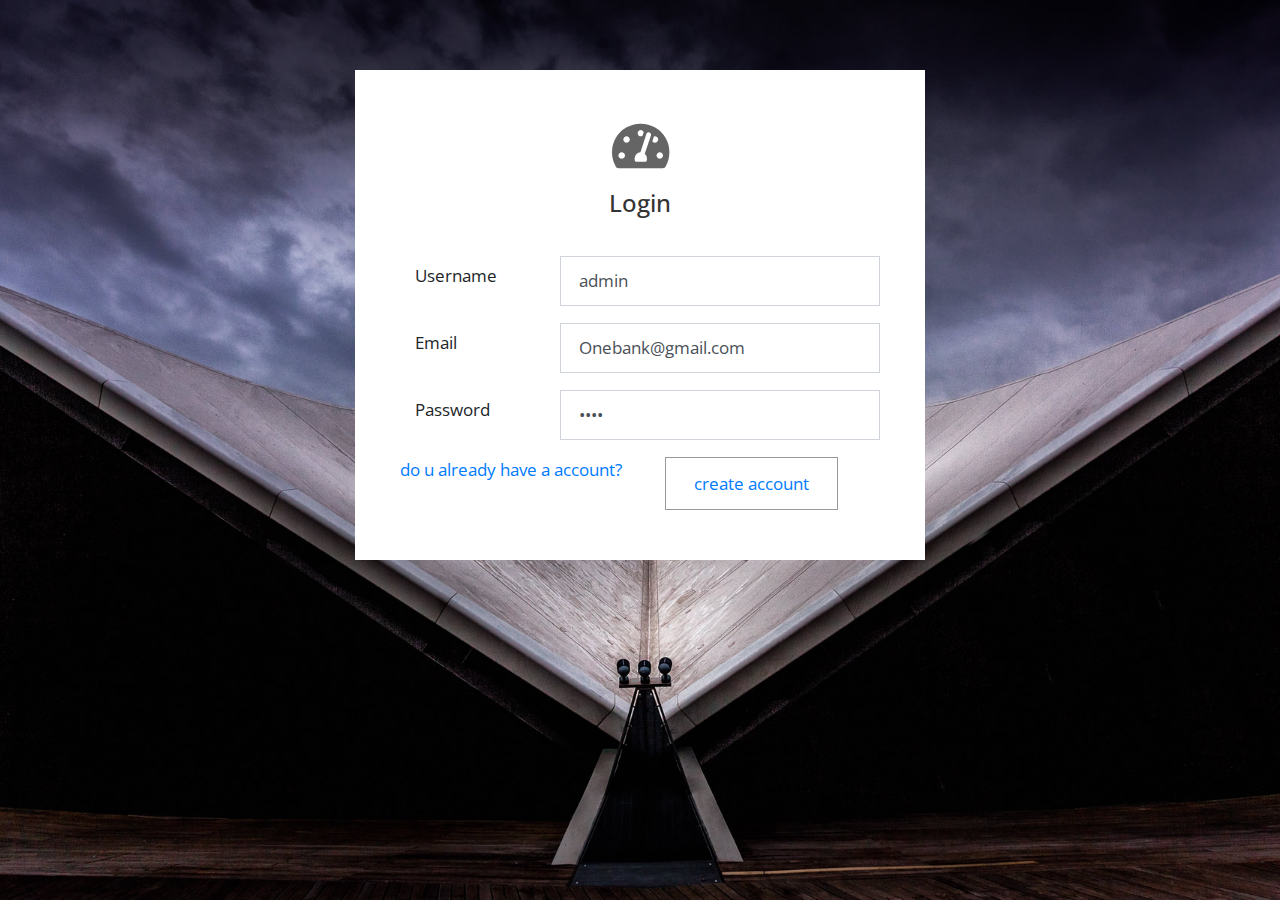
<file: projetofinal_pi/create account.html>
<!DOCTYPE html>
<html lang="en">

<head>
    <meta charset="UTF-8">
    <meta name="viewport" content="width=device-width, initial-scale=1.0">
    <meta http-equiv="X-UA-Compatible" content="ie=edge">
    <title>Login Page - Dashboard Admin Template</title>
    <!--

    Template 2108 Dashboard

	http://www.tooplate.com/view/2108-dashboard

    -->
    <link rel="stylesheet" href="https://fonts.googleapis.com/css?family=Open+Sans:300,400,600">
    <!-- https://fonts.google.com/specimen/Open+Sans -->
    <link rel="stylesheet" href="css/fontawesome2.min.css">
    <!-- https://fontawesome.com/ -->
    <link rel="stylesheet" href="css/bootstrap2.min.css">
    <!-- https://getbootstrap.com/ -->
    <link rel="stylesheet" href="css/tooplate2.css">
</head>

<body class="bg03">
    <div class="container">
        <div class="row tm-mt-big">
            <div class="col-12 mx-auto tm-login-col">
                <div class="bg-white tm-block">
                    <div class="row">
                        <div class="col-12 text-center">
                            <i class="fas fa-3x fa-tachometer-alt tm-site-icon text-center"></i>
                            <h2 class="tm-block-title mt-3">Login</h2>
                        </div>
                    </div>
                    <div class="row mt-2">
                        <div class="col-12">
                            <form action="index2.html" method="post" class="tm-login-form">
                                <div class="input-group">
                                    <label for="username" class="col-xl-4 col-lg-4 col-md-4 col-sm-5 col-form-label">Username</label>
                                    <input name="username" type="text" class="form-control validate col-xl-9 col-lg-8 col-md-8 col-sm-7" id="username" value="admin" required>
                                </div>
                                <div class="input-group mt-3">
                                    <label for="password" class="col-xl-4 col-lg-4 col-md-4 col-sm-5 col-form-label">Email</label>
                                    <input name="password" type="text" class="form-control validate" id="password" value="Onebank@gmail.com" required>
                                </div>
                                <div class="input-group mt-3">
                                    <label for="password" class="col-xl-4 col-lg-4 col-md-4 col-sm-5 col-form-label">Password</label>
                                    <input name="password" type="password" class="form-control validate" id="password" value="1234" required>
                                </div>
                                <div class="input-group mt-3">
                                    <a href="./login.html">do u already have a account?</a>
                                    <button type="submit" class="btn btn-primary d-inline-block mx-auto"><a href="index2.html">create account</a></button>
                                </div>
                            </form>
                        </div>
                    </div>
                </div>
            </div>
        </div>
        <footer class="row tm-mt-big">
            <div class="col-12 font-weight-light text-center">
            </div>
        </footer>
    </div>
</body>

</html>
</file>
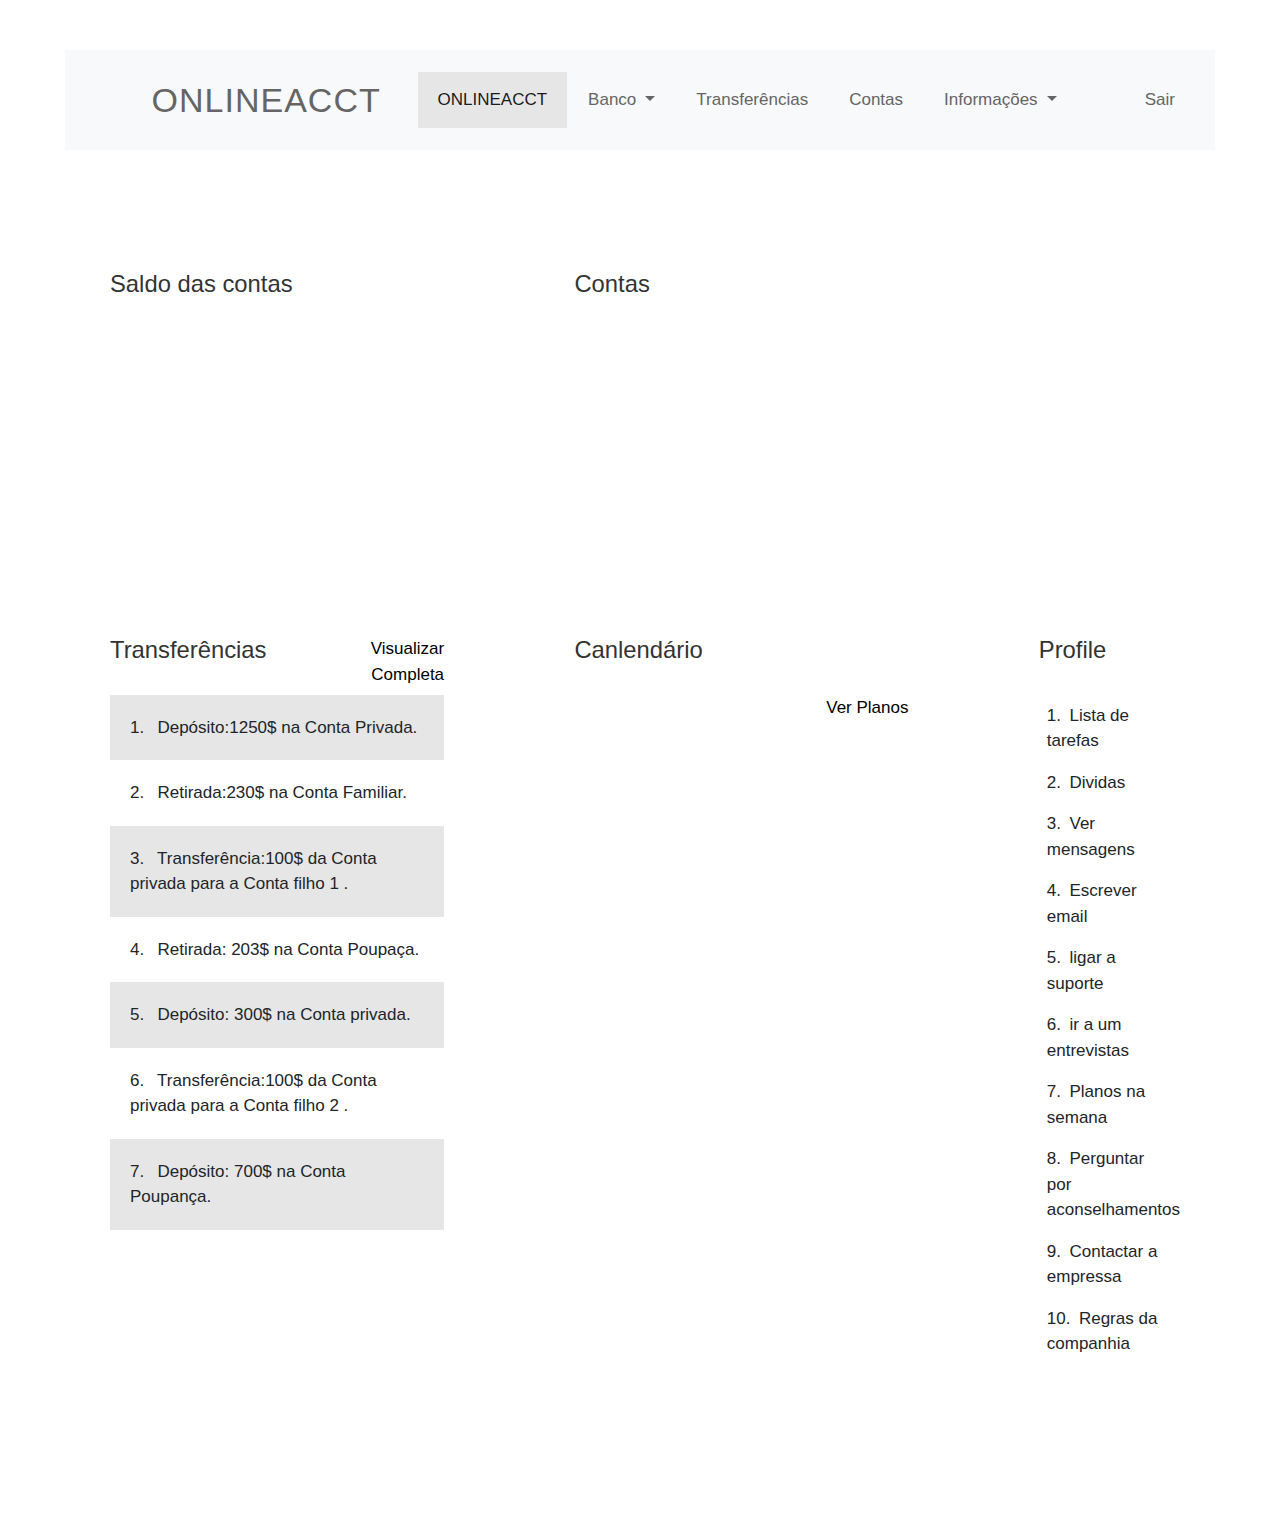
<file: projetofinal_pi/index2.html>
<!DOCTYPE html>
<html lang="en">

<head>
    <meta charset="UTF-8">
    <meta name="viewport" content="width=device-width, initial-scale=1.0">
    <meta http-equiv="X-UA-Compatible" content="ie=edge">
    <title>Dashboard Admin Template by Tooplate.com</title>
    <!--

    Template 2108 Dashboard

	http://www.tooplate.com/view/2108-dashboard

    -->
    <link rel="stylesheet" href="https://fonts.googleapis.com/css?family=Open+Sans:300,400,600">
    <!-- https://fonts.google.com/specimen/Open+Sans -->
    <link rel="stylesheet" href="css/fontawesome2.min.css">
    <!-- https://fontawesome.com/ -->
    <link rel="stylesheet" href="css/fullcalendar2.min.css">
    <!-- https://fullcalendar.io/ -->
    <link rel="stylesheet" href="css/bootstrap2.min.css">
    <!-- https://getbootstrap.com/ -->
    <link rel="stylesheet" href="css/tooplate2.css">
</head>

<body id="reportsPage">
    <div class="" id="home">
        <div class="container">
            <div class="row">
                <div class="col-12">
                    <nav class="navbar navbar-expand-xl navbar-light bg-light">
                        <a class="navbar-brand" href="#">
                            <i class="fas fa-3x fa-tachometer-alt tm-site-icon"></i>
                            <h1 class="tm-site-title mb-0">ONLINEACCT</h1>
                        </a>
                        <button class="navbar-toggler ml-auto mr-0" type="button" data-toggle="collapse" data-target="#navbarSupportedContent" aria-controls="navbarSupportedContent"
                            aria-expanded="false" aria-label="Toggle navigation">
                            <span class="navbar-toggler-icon"></span>
                        </button>

                        <div class="collapse navbar-collapse" id="navbarSupportedContent">
                            <ul class="navbar-nav mx-auto">
                                <li class="nav-item">
                                    <a class="nav-link active" href="#">ONLINEACCT
                                        <span class="sr-only">(current)</span>
                                    </a>
                                </li>
                                <li class="nav-item dropdown">
                                    <a class="nav-link dropdown-toggle" href="#" id="navbarDropdown" role="button" data-toggle="dropdown" aria-haspopup="true"
                                        aria-expanded="false">
                                        Banco
                                    </a>
                                    <div class="dropdown-menu" aria-labelledby="navbarDropdown">
                                        <a class="dropdown-item" href="./edit-product1.html">Depositar</a>
                                        <a class="dropdown-item" href="./edit-product2.html">Retirar</a>
                                        <a class="dropdown-item" href="./edit-product3.html">Transferecia</a>
                                        <a class="dropdown-item" href="./edit-product4.html">Emprestimo</a>
                                    </div>
                                </li>
                                <li class="nav-item">
                                    <a class="nav-link" href="products.html">Transferências</a>
                                </li>

                                <li class="nav-item">
                                    <a class="nav-link" href="accounts.html">Contas</a>
                                </li>
                                <li class="nav-item dropdown">
                                    <a class="nav-link dropdown-toggle" href="#" id="navbarDropdown" role="button" data-toggle="dropdown" aria-haspopup="true"
                                        aria-expanded="false">
                                        Informações
                                    </a>
                                    <div class="dropdown-menu" aria-labelledby="navbarDropdown">
                                        <a class="dropdown-item" href="#">Profile</a>
                                        <a class="dropdown-item" href="#">SaldoTotal</a>
                                        <a class="dropdown-item" href="#">Dados Pessoais</a>
                                    </div>
                                </li>
                            </ul>
                            <ul class="navbar-nav">
                                <li class="nav-item">
                                    <a class="nav-link d-flex" href="login.html">
                                        <i class="far fa-user mr-2 tm-logout-icon"></i>
                                        <span>Sair</span>
                                    </a>
                                </li>
                            </ul>
                        </div>
                    </nav>
                </div>
            </div>
            <!-- row -->
            <div class="row tm-content-row tm-mt-big">
                <div class="tm-col tm-col-big">
                    <div class="bg-white tm-block h-100">
                        <h2 class="tm-block-title">Saldo das contas</h2>
                        <canvas id="lineChart"></canvas>
                    </div>
                </div>
                <div class="tm-col tm-col-big">
                    <div class="bg-white tm-block h-100">
                        <h2 class="tm-block-title">Contas</h2>
                        <canvas id="barChart"></canvas>
                    </div>
                </div>
                <div class="tm-col tm-col-small">
                    <div class="bg-white tm-block h-100">
                        <canvas id="pieChart" class="chartjs-render-monitor"></canvas>
                    </div>
                </div>

                <div class="tm-col tm-col-big">
                    <div class="bg-white tm-block h-100">
                        <div class="row">
                            <div class="col-8">
                                <h2 class="tm-block-title d-inline-block">Transferências</h2>

                            </div>
                            <div class="col-4 text-right">
                                <a href="products.html" class="tm-link-black">Visualizar Completa</a>
                            </div>
                        </div>
                        <ol class="tm-list-group tm-list-group-alternate-color tm-list-group-pad-big">
                            <li class="tm-list-group-item">
                                Depósito:1250$ na Conta Privada.
                            </li>
                            <li class="tm-list-group-item">
                                Retirada:230$ na Conta Familiar.
                            </li>
                            <li class="tm-list-group-item">
                                Transferência:100$ da Conta privada para a Conta filho 1 .
                            </li>
                            <li class="tm-list-group-item">
                                Retirada: 203$ na Conta Poupaça.
                            </li>
                            <li class="tm-list-group-item">
                                Depósito: 300$ na Conta privada.
                            </li>
                            <li class="tm-list-group-item">
                                Transferência:100$ da Conta privada para a Conta filho 2 .
                            </li>
                            <li class="tm-list-group-item">
                                Depósito: 700$ na Conta Poupança.
                            </li>
                        </ol>
                    </div>
                </div>
                <div class="tm-col tm-col-big">
                    <div class="bg-white tm-block h-100">
                        <h2 class="tm-block-title">Canlendário</h2>
                        <div id="calendar"></div>
                        <div class="row mt-4">
                            <div class="col-12 text-right">
                                <a href="#" class="tm-link-black">Ver Planos</a>
                            </div>
                        </div>

                    </div>
                </div>
                <div class="tm-col tm-col-small">
                    <div class="bg-white tm-block h-100">
                        <h2 class="tm-block-title">Profile</h2>
                        <ol class="tm-list-group">
                            <li class="tm-list-group-item">Lista de tarefas</li>
                            <li class="tm-list-group-item">Dividas</li>
                            <li class="tm-list-group-item">Ver mensagens</li>
                            <li class="tm-list-group-item">Escrever email</li>
                            
                            <li class="tm-list-group-item">ligar a suporte</li>
                            <li class="tm-list-group-item">ir a um entrevistas</li>
                            <li class="tm-list-group-item">Planos na semana</li>
                            <li class="tm-list-group-item">Perguntar por aconselhamentos</li>
                            
                            <li class="tm-list-group-item">Contactar a empressa</li>
                            <li class="tm-list-group-item">Regras da companhia</li>
                        </ol>
                    </div>
                </div>
            </div>
            <footer class="row tm-mt-small">
                <div class="col-12 font-weight-light">
                </div>
            </footer>
        </div>
    </div>
    <script src="js/jquery-3.3.1.min.js"></script>
    <!-- https://jquery.com/download/ -->
    <script src="js/moment.min.js"></script>
    <!-- https://momentjs.com/ -->
    <script src="js/utils.js"></script>
    <script src="js/Chart.min.js"></script>
    <!-- http://www.chartjs.org/docs/latest/ -->
    <script src="js/fullcalendar.min.js"></script>
    <!-- https://fullcalendar.io/ -->
    <script src="js/bootstrap.min.js"></script>
    <!-- https://getbootstrap.com/ -->
    <script src="js/tooplate-scripts.js"></script>
    <script>
        let ctxLine,
            ctxBar,
            ctxPie,
            optionsLine,
            optionsBar,
            optionsPie,
            configLine,
            configBar,
            configPie,
            lineChart;
        barChart, pieChart;
        // DOM is ready
        $(function () {
            updateChartOptions();
            drawLineChart(); // Line Chart
            drawBarChart(); // Bar Chart
            drawPieChart(); // Pie Chart
            drawCalendar(); // Calendar

            $(window).resize(function () {
                updateChartOptions();
                updateLineChart();
                updateBarChart();
                reloadPage();
            });
        })
    </script>
</body>
</html>
</file>
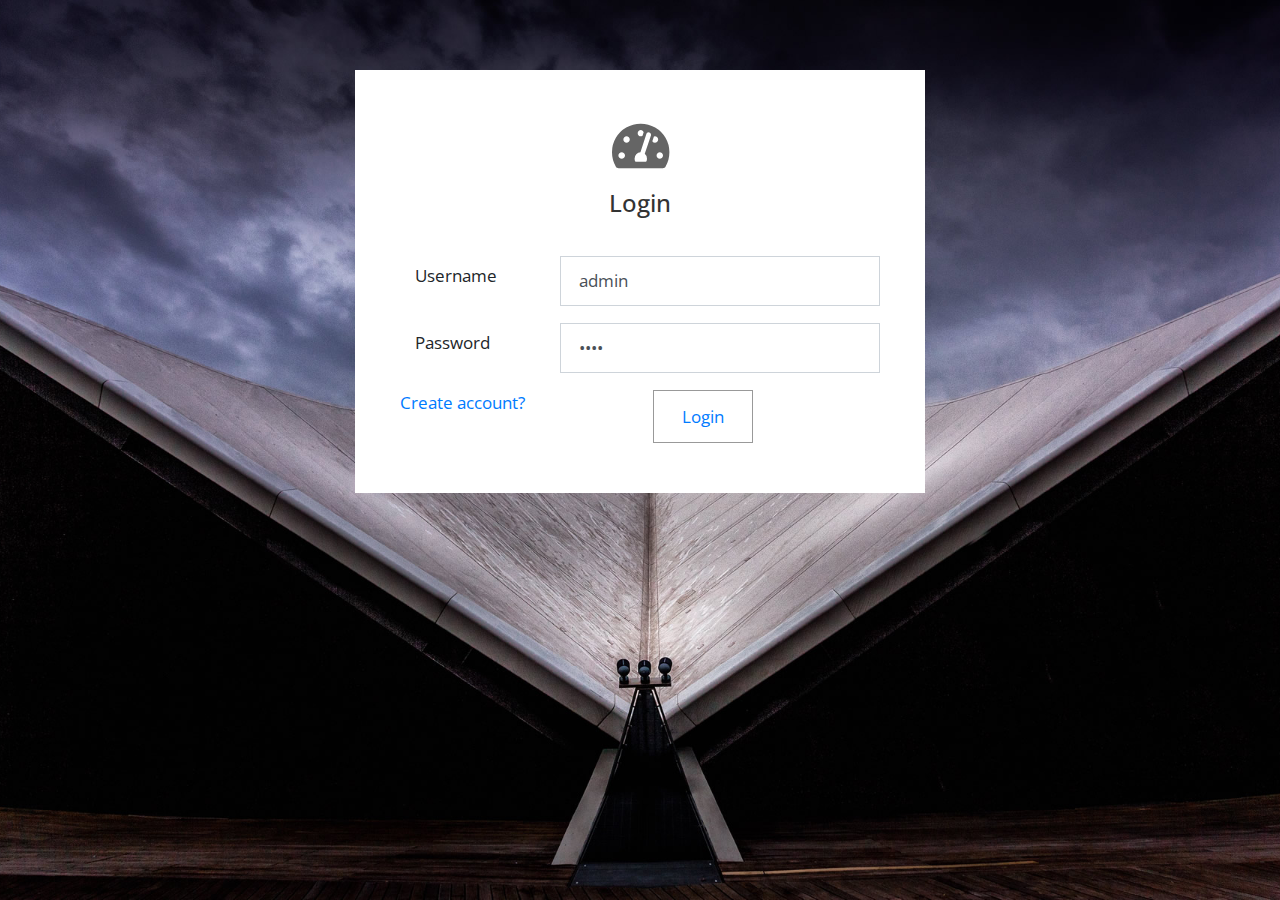
<file: projetofinal_pi/Login.html>
<!DOCTYPE html>
<html lang="en">

<head>
    <meta charset="UTF-8">
    <meta name="viewport" content="width=device-width, initial-scale=1.0">
    <meta http-equiv="X-UA-Compatible" content="ie=edge">
    <title>Login Page - Dashboard Admin Template</title>
    <!--

    Template 2108 Dashboard

	http://www.tooplate.com/view/2108-dashboard

    -->
    <link rel="stylesheet" href="https://fonts.googleapis.com/css?family=Open+Sans:300,400,600">
    <!-- https://fonts.google.com/specimen/Open+Sans -->
    <link rel="stylesheet" href="css/fontawesome2.min.css">
    <!-- https://fontawesome.com/ -->
    <link rel="stylesheet" href="css/bootstrap2.min.css">
    <!-- https://getbootstrap.com/ -->
    <link rel="stylesheet" href="css/tooplate2.css">
</head>

<body class="bg03">
    <div class="container">
        <div class="row tm-mt-big">
            <div class="col-12 mx-auto tm-login-col">
                <div class="bg-white tm-block">
                    <div class="row">
                        <div class="col-12 text-center">
                            <i class="fas fa-3x fa-tachometer-alt tm-site-icon text-center"></i>
                            <h2 class="tm-block-title mt-3">Login</h2>
                        </div>
                    </div>
                    <div class="row mt-2">
                        <div class="col-12">
                            <form action="index2.html" method="post" class="tm-login-form">
                                <div class="input-group">
                                    <label for="username" class="col-xl-4 col-lg-4 col-md-4 col-sm-5 col-form-label">Username</label>
                                    <input name="username" type="text" class="form-control validate col-xl-9 col-lg-8 col-md-8 col-sm-7" id="username" value="admin" required>
                                </div>
                                <div class="input-group mt-3">
                                    <label for="password" class="col-xl-4 col-lg-4 col-md-4 col-sm-5 col-form-label">Password</label>
                                    <input name="password" type="password" class="form-control validate" id="password" value="1234" required>
                                </div>
                                <div class="input-group mt-3">
                                    <a href="./create account.html">Create account?</a>
                                    <button type="submit" class="btn btn-primary d-inline-block mx-auto"><a href="index2.html">Login</a></button>
                                </div>

                            </form>
                        </div>
                    </div>
                </div>
            </div>
        </div>
        <footer class="row tm-mt-big">
            <div class="col-12 font-weight-light text-center">
            </div>
        </footer>
    </div>
</body>

</html>
</file>
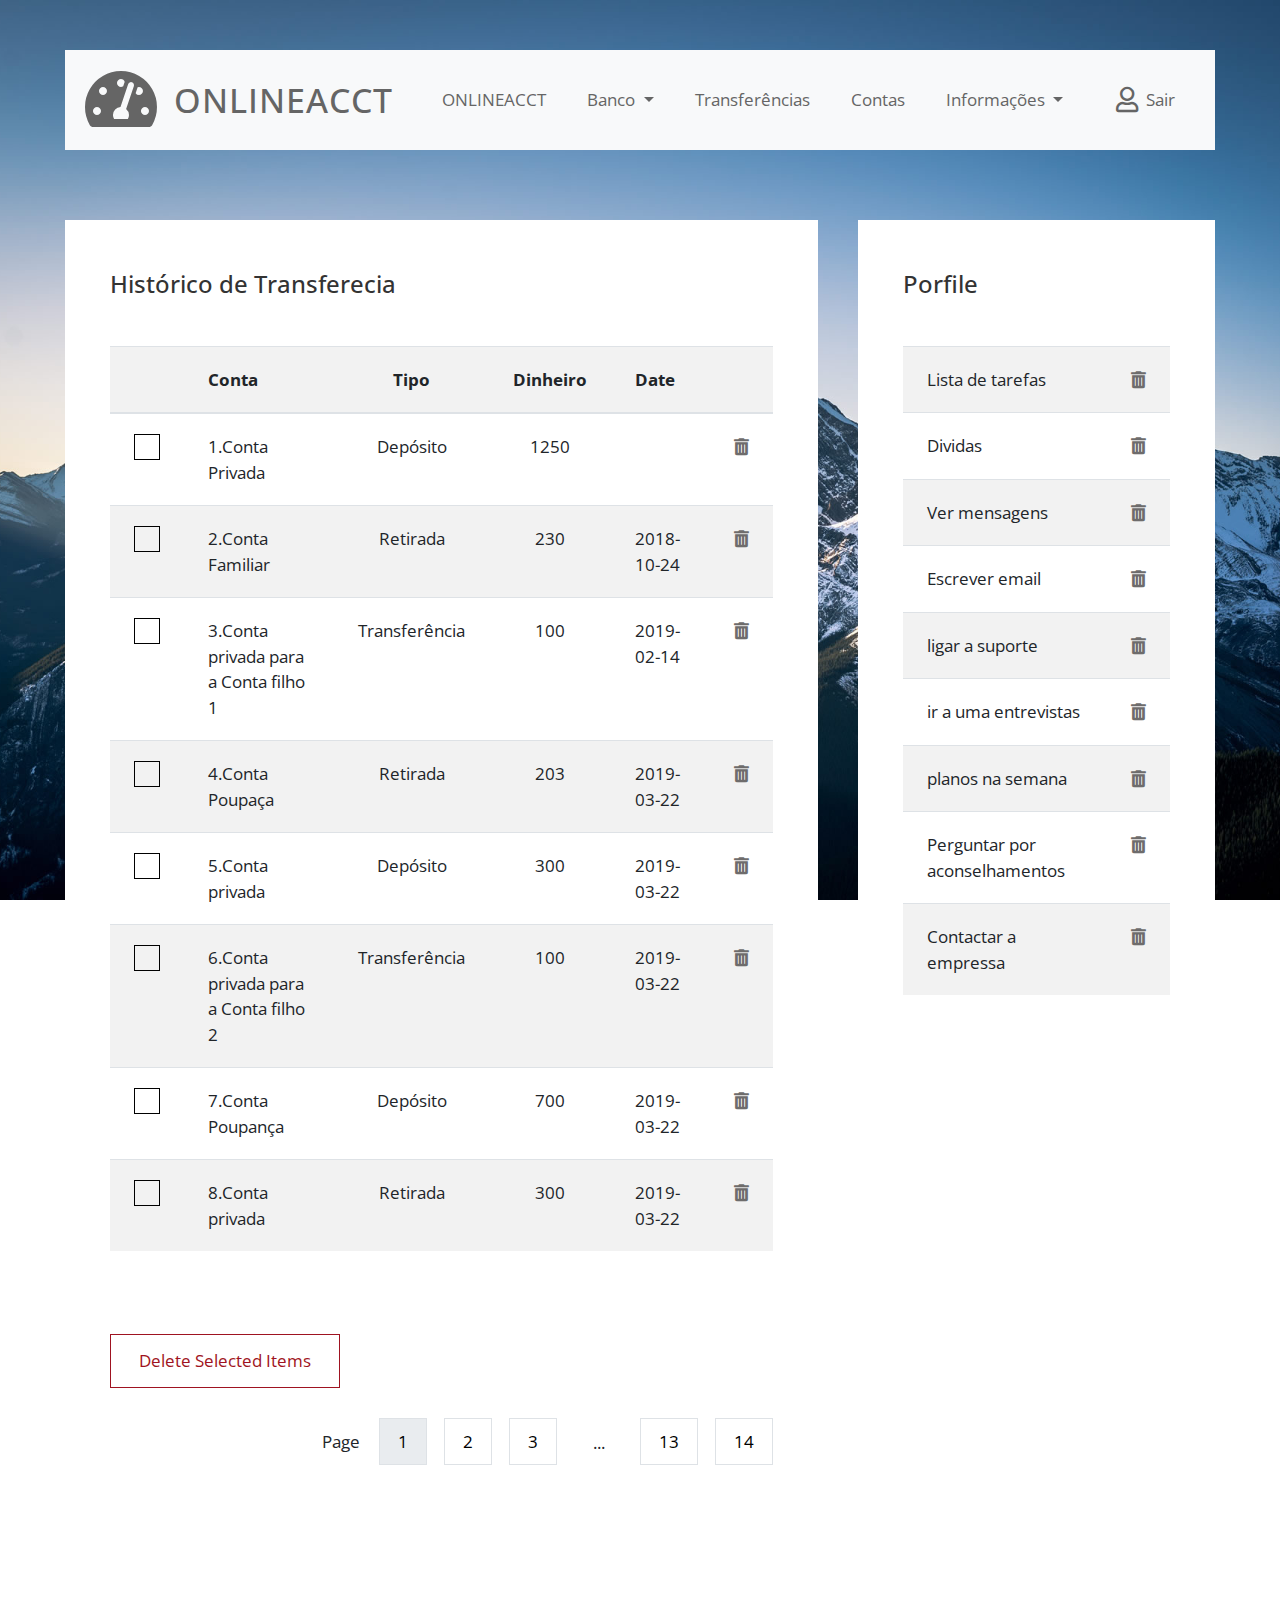
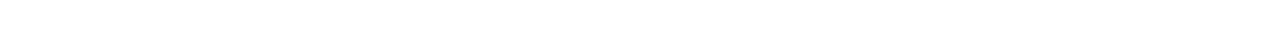
<file: projetofinal_pi/products.html>
<!DOCTYPE html>
<html lang="en">

<head>
    <meta charset="UTF-8">
    <meta name="viewport" content="width=device-width, initial-scale=1.0">
    <meta http-equiv="X-UA-Compatible" content="ie=edge">
    <title>Products Page - Dashboard Template</title>
    <!--

    Template 2108 Dashboard

	http://www.tooplate.com/view/2108-dashboard

    -->
    <link rel="stylesheet" href="https://fonts.googleapis.com/css?family=Open+Sans:300,400,600">
    <!-- https://fonts.google.com/specimen/Open+Sans -->
    <link rel="stylesheet" href="css/fontawesome2.min.css">
    <!-- https://fontawesome.com/ -->
    <link rel="stylesheet" href="css/bootstrap2.min.css">
    <!-- https://getbootstrap.com/ -->
    <link rel="stylesheet" href="css/tooplate2.css">
</head>

<body id="reportsPage" class="bg02">
    <div class="" id="home">
        <div class="container">
            <div class="row">
                <div class="col-12">
                    <nav class="navbar navbar-expand-xl navbar-light bg-light">
                        <a class="navbar-brand" href="index2.html">
                            <i class="fas fa-3x fa-tachometer-alt tm-site-icon"></i>
                            <h1 class="tm-site-title mb-0">ONLINEACCT</h1>
                        </a>
                        <button class="navbar-toggler ml-auto mr-0" type="button" data-toggle="collapse" data-target="#navbarSupportedContent" aria-controls="navbarSupportedContent"
                            aria-expanded="false" aria-label="Toggle navigation">
                            <span class="navbar-toggler-icon"></span>
                        </button>
    
                        <div class="collapse navbar-collapse" id="navbarSupportedContent">
                            <ul class="navbar-nav mx-auto">
                                <li class="nav-item">
                                    <a class="nav-link" href="index2.html">ONLINEACCT
                                        <span class="sr-only">(current)</span>
                                    </a>
                                </li>
                                <li class="nav-item dropdown">
                                    <a class="nav-link dropdown-toggle" href="#" id="navbarDropdown" role="button" data-toggle="dropdown" aria-haspopup="true"
                                        aria-expanded="false">
                                        Banco
                                    </a>
                                    <div class="dropdown-menu" aria-labelledby="navbarDropdown">
                                        <a class="dropdown-item" href="./edit-product1.html">Depositar</a>
                                        <a class="dropdown-item" href="./edit-product2.html">Retirar</a>
                                        <a class="dropdown-item" href="./edit-product3.html">Transferecia</a>
                                        <a class="dropdown-item" href="./edit-product4.html">Emprestimo</a>
                                    </div>
                                </li>
                                <li class="nav-item">
                                    <a class="nav-link" href="products.html">Transferências</a>
                                </li>
    
                                <li class="nav-item">
                                    <a class="nav-link" href="accounts.html">Contas</a>
                                </li>
                                <li class="nav-item dropdown">
                                    <a class="nav-link dropdown-toggle" href="#" id="navbarDropdown" role="button" data-toggle="dropdown" aria-haspopup="true"
                                        aria-expanded="false">
                                        Informações
                                    </a>
                                    <div class="dropdown-menu" aria-labelledby="navbarDropdown">
                                        <a class="dropdown-item" href="#">Perfil</a>
                                        <a class="dropdown-item" href="#">Saldo total</a>
                                        <a class="dropdown-item" href="#">Dados Pessoais</a>
                                    </div>
                                </li>
                            </ul>
                            <ul class="navbar-nav">
                                <li class="nav-item">
                                    <a class="nav-link d-flex" href="login.html">
                                        <i class="far fa-user mr-2 tm-logout-icon"></i>
                                        <span>Sair</span>
                                    </a>
                                </li>
                            </ul>
                        </div>
                    </nav>
                </div>
            </div>
            <!-- row -->
            <div class="row tm-content-row tm-mt-big">
                <div class="col-xl-8 col-lg-12 tm-md-12 tm-sm-12 tm-col">
                    <div class="bg-white tm-block h-100">
                        <div class="row">
                            <div class="col-md-8 col-sm-12">
                                <h2 class="tm-block-title d-inline-block">Histórico de Transferecia</h2>

                            </div>
                        </div>
                        <div class="table-responsive">
                            <table class="table table-hover table-striped tm-table-striped-even mt-3">
                                <thead>
                                    <tr class="tm-bg-gray">
                                        <th scope="col">&nbsp;</th>
                                        <th scope="col">Conta</th>
                                        <th scope="col" class="text-center">Tipo</th>
                                        <th scope="col" class="text-center">Dinheiro</th>
                                        <th scope="col">Date</th>
                                        <th scope="col">&nbsp;</th>
                                    </tr>
                                </thead>
                                <tbody>
                                    <tr>
                                        <th scope="row">
                                            <input type="checkbox" aria-label="Checkbox">
                                        </th>
                                        <td>1.Conta Privada</td>
                                        <td class="text-center">Depósito</td>
                                        <td class="text-center">1250</td>
                                        <td></td>
                                        <td><i class="fas fa-trash-alt tm-trash-icon"></i></td>
                                    </tr>
                                    <tr>
                                        <th scope="row">
                                            <input type="checkbox" aria-label="Checkbox">
                                        </th>
                                        <td>2.Conta Familiar</td>
                                        <td class="text-center">Retirada</td>
                                        <td class="text-center">230</td>
                                        <td>2018-10-24</td>
                                        <td><i class="fas fa-trash-alt tm-trash-icon"></i></td>
                                    </tr>
                                    <tr>
                                        <th scope="row">
                                            <input type="checkbox" aria-label="Checkbox">
                                        </th>
                                        <td>3.Conta privada para a Conta filho 1</td>
                                        <td class="text-center">Transferência</td>
                                        <td class="text-center">100</td>
                                        <td>2019-02-14</td>
                                        <td><i class="fas fa-trash-alt tm-trash-icon"></i></td>
                                    </tr>
                                    <tr>
                                        <th scope="row">
                                            <input type="checkbox" aria-label="Checkbox">
                                        </th>
                                        <td>4.Conta Poupaça</td>
                                        <td class="text-center">Retirada</td>
                                        <td class="text-center">203</td>
                                        <td>2019-03-22</td>
                                        <td><i class="fas fa-trash-alt tm-trash-icon"></i></td>
                                    </tr>
                                    <tr>
                                        <th scope="row">
                                            <input type="checkbox" aria-label="Checkbox">
                                        </th>
                                        <td>5.Conta privada</td>
                                        <td class="text-center">Depósito</td>
                                        <td class="text-center">300</td>
                                        <td>2019-03-22</td>
                                        <td><i class="fas fa-trash-alt tm-trash-icon"></i></td>
                                    </tr>
                                    <tr>
                                        <th scope="row">
                                            <input type="checkbox" aria-label="Checkbox">
                                        </th>
                                        <td>6.Conta privada para a Conta filho 2 </td>
                                        <td class="text-center">Transferência</td>
                                        <td class="text-center">100</td>
                                        <td>2019-03-22</td>
                                        <td><i class="fas fa-trash-alt tm-trash-icon"></i></td>
                                    </tr>
                                    <tr>
                                        <th scope="row">
                                            <input type="checkbox" aria-label="Checkbox">
                                        </th>
                                        <td>7.Conta Poupança</td>
                                        <td class="text-center">Depósito</td>
                                        <td class="text-center">700</td>
                                        <td>2019-03-22</td>
                                        <td><i class="fas fa-trash-alt tm-trash-icon"></i></td>
                                    </tr>
                                    <tr>
                                        <th scope="row">
                                            <input type="checkbox" aria-label="Checkbox">
                                        </th>
                                        <td>8.Conta privada</td>
                                        <td class="text-center">Retirada</td>
                                        <td class="text-center">300</td>
                                        <td>2019-03-22</td>
                                        <td><i class="fas fa-trash-alt tm-trash-icon"></i></td>
                                    </tr>
                                </tbody>
                            </table>
                        </div>

                        <div class="tm-table-mt tm-table-actions-row">
                            <div class="tm-table-actions-col-left">
                                <button class="btn btn-danger">Delete Selected Items</button>
                            </div>
                            <div class="tm-table-actions-col-right">
                                <span class="tm-pagination-label">Page</span>
                                <nav aria-label="Page navigation" class="d-inline-block">
                                    <ul class="pagination tm-pagination">
                                        <li class="page-item active"><a class="page-link" href="#">1</a></li>
                                        <li class="page-item"><a class="page-link" href="#">2</a></li>
                                        <li class="page-item"><a class="page-link" href="#">3</a></li>
                                        <li class="page-item">
                                            <span class="tm-dots d-block">...</span>
                                        </li>
                                        <li class="page-item"><a class="page-link" href="#">13</a></li>
                                        <li class="page-item"><a class="page-link" href="#">14</a></li>
                                    </ul>
                                </nav>
                            </div>
                        </div>
                    </div>
                </div>

                <div class="col-xl-4 col-lg-12 tm-md-12 tm-sm-12 tm-col">
                    <div class="bg-white tm-block h-100">
                        <h2 class="tm-block-title d-inline-block">Porfile</h2>
                        <table class="table table-hover table-striped mt-3">
                            <tbody>
                                <tr>
                                    <td>Lista de tarefas</td>
                                    <td class="tm-trash-icon-cell"><i class="fas fa-trash-alt tm-trash-icon"></i></td>
                                </tr>
                                <tr>
                                    <td>Dividas</td>
                                    <td class="tm-trash-icon-cell"><i class="fas fa-trash-alt tm-trash-icon"></i></td>
                                </tr>
                                <tr>
                                    <td>Ver mensagens</td>
                                    <td class="tm-trash-icon-cell"><i class="fas fa-trash-alt tm-trash-icon"></i></td>
                                </tr>
                                <tr>
                                    <td>Escrever email</td>
                                    <td class="tm-trash-icon-cell"><i class="fas fa-trash-alt tm-trash-icon"></i></td>
                                </tr>
                                <tr>
                                    <td>ligar a suporte</td>
                                    <td class="tm-trash-icon-cell"><i class="fas fa-trash-alt tm-trash-icon"></i></td>
                                </tr>
                                <tr>
                                    <td>ir a uma entrevistas</td>
                                    <td class="tm-trash-icon-cell"><i class="fas fa-trash-alt tm-trash-icon"></i></td>
                                </tr>
                                <tr>
                                    <td>planos na semana</td>
                                    <td class="tm-trash-icon-cell"><i class="fas fa-trash-alt tm-trash-icon"></i></td>
                                </tr>
                                <tr>
                                    <td>Perguntar por aconselhamentos</td>
                                    <td class="tm-trash-icon-cell"><i class="fas fa-trash-alt tm-trash-icon"></i></td>
                                </tr>
                                <tr>
                                    <td>Contactar a empressa</td>
                                    <td class="tm-trash-icon-cell"><i class="fas fa-trash-alt tm-trash-icon"></i></td>
                                </tr>
                            </tbody>
                        </table>

                    </div>
                </div>
            </div>
            <footer class="row tm-mt-small">
                <div class="col-12 font-weight-light">
                </div>
            </footer>
        </div>
    </div>
    <script src="js/jquery-3.3.1.min.js"></script>
    <!-- https://jquery.com/download/ -->
    <script src="js/bootstrap.min.js"></script>
    <!-- https://getbootstrap.com/ -->
    <script>
        $(function () {
            $('.tm-product-name').on('click', function () {
                window.location.href = "edit-product.html";
            });
        })
    </script>
</body>

</html>
</file>
<file: projetofinal_pi/css/style.css>
/*
 * Solution by GetTemplates.co
 * URL: https://GetTemplates.co
 */
@font-face {
  font-family: "Lato-Regular";
  src: url(../fonts/Lato-Regular.ttf);
}
@font-face {
  font-family: "Lato-Black";
  src: url(../fonts/Lato-Black.ttf);
}
@font-face {
  font-family: "Lato-Bold";
  src: url(../fonts/Lato-Bold.ttf);
}
@font-face {
  font-family: "Lato-Light";
  src: url(../fonts/Lato-Light.ttf);
}
@font-face {
  font-family: "Lato-Medium";
  src: url(../fonts/Lato-Medium.ttf);
}
@font-face {
  font-family: "Lato-Semibold";
  src: url(../fonts/Lato-Semibold.ttf);
}
@font-face {
  font-family: "OpenSans-Bold";
  src: url(../fonts/OpenSans-Bold.ttf);
}
@font-face {
  font-family: "OpenSans-Regular";
  src: url(../fonts/OpenSans-Regular.ttf);
}
@font-face {
  font-family: "OpenSans-Semibold";
  src: url(../fonts/OpenSans-Semibold.ttf);
}
p {
  font-family: "OpenSans-Regular";
  color: #666666;
  font-size: 18px;
}

body {
  overflow: hidden;
  overflow-y: auto;
  font-family: "OpenSans-Regular";
}

@media (min-width: 1200px) {
  .container {
    max-width: 1240px;
  }
}
#gtco-main-nav {
  padding: 20px 0;
}
#gtco-main-nav .navbar-brand {
  font-size: 36px;
  font-family: "Lato-Black";
  text-transform: uppercase;
  background: -webkit-linear-gradient(left, #1d3ede, #01e6f8);
  background: -ms-linear-gradient(left, #1d3ede, #01e6f8);
  background: -moz-linear-gradient(left, #1d3ede, #01e6f8);
  background: -o-linear-gradient(left, #1d3ede, #01e6f8);
  -webkit-background-clip: text;
  -ms-background-clip: text;
  -o-background-clip: text;
  -webkit-text-fill-color: transparent;
  -ms-text-fill-color: transparent;
  -o-text-fill-color: transparent;
}
#gtco-main-nav .bar1, #gtco-main-nav .bar2, #gtco-main-nav .bar3 {
  width: 25px;
  height: 2px;
  background-color: #fff;
  margin: 5px 0;
  transition: 0.4s;
  display: block;
  position: relative;
}
#gtco-main-nav .change .bar1 {
  -webkit-transform: rotate(-42deg) translate(-2px, 6px);
  transform: rotate(-42deg) translate(-2px, 6px);
}
#gtco-main-nav .change .bar2 {
  opacity: 0;
}
#gtco-main-nav .change .bar3 {
  -webkit-transform: rotate(46deg) translate(-4px, -8px);
  transform: rotate(46deg) translate(-4px, -8px);
}
#gtco-main-nav .navbar-nav li a {
  font-family: "OpenSans-Regular";
  font-size: 18px;
  color: #666666;
  padding: 5px 15px !important;
  text-transform: uppercase;
}
#gtco-main-nav form a {
  font-family: "OpenSans-Semibold";
  font-size: 18px;
  color: #fff;
  padding: 5px 25px;
  border-radius: 20px;
  border-width: 2px;
}
#gtco-main-nav form a.btn-info {
  background: #01e6f8;
  border-color: #01e6f8;
}
#gtco-main-nav form a.btn-outline-dark {
  border-color: #fff;
  background-color: transparent;
}
@media (max-width: 991px) {
  #gtco-main-nav form a.btn-outline-dark {
    border-color: #1d3ede;
    color: #1d3ede;
  }
}
#gtco-main-nav::after {
  position: absolute;
  content: "";
  height: 600px;
  width: 900px;
  background-image: -webkit-linear-gradient(-220deg, #1d3ede, #01e6f8);
  background-image: -moz-linear-gradient(-220deg, #1d3ede, #01e6f8);
  background-image: -ms-linear-gradient(-220deg, #1d3ede, #01e6f8);
  background-image: -o-linear-gradient(-220deg, #1d3ede, #01e6f8);
  background-image: linear-gradient(-220deg, #1d3ede, #01e6f8);
  left: 49.5%;
  top: -50px;
  z-index: -1;
  border-radius: 50% 0 50% 50%;
}
@media (max-width: 1400px) {
  #gtco-main-nav::after {
    height: 550px;
    width: 800px;
  }
}
@media (max-width: 1199px) {
  #gtco-main-nav::after {
    width: 700px;
  }
}
@media (max-width: 991px) {
  #gtco-main-nav::after {
    width: 55%;
    left: auto;
    right: 0;
  }
}
@media (max-width: 600px) {
  #gtco-main-nav::after {
    width: 100%;
    height: 400px;
  }
}
#gtco-main-nav::before {
  position: absolute;
  content: "";
  height: 590px;
  width: 930px;
  background-image: -webkit-linear-gradient(to right, #e8eefc, #e6fafe);
  background-image: -moz-linear-gradient(to right, #e8eefc, #e6fafe);
  background-image: -ms-linear-gradient(to right, #e8eefc, #e6fafe);
  background-image: -o-linear-gradient(to right, #e8eefc, #e6fafe);
  background-image: linear-gradient(to right, #e8eefc, #e6fafe);
  left: 47.5%;
  top: -25px;
  z-index: -1;
  border-radius: 50% 0 50% 50%;
}
@media (max-width: 1400px) {
  #gtco-main-nav::before {
    height: 540px;
    width: 810px;
  }
}
@media (max-width: 1199px) {
  #gtco-main-nav::before {
    width: 710px;
  }
}
@media (max-width: 991px) {
  #gtco-main-nav::before {
    width: 55%;
    left: auto;
    right: 0;
  }
}
@media (max-width: 600px) {
  #gtco-main-nav::before {
    width: 100%;
    height: 390px;
  }
}

.gtco-banner-area a, .gtco-feature a, .gtco-features a, .gtco-news .owl-carousel .card a, #gtco-footer .submit-button {
  background-image: -moz-linear-gradient(0deg, #06c6f9 0%, #38eaf9 100%);
  background-image: -webkit-linear-gradient(0deg, #06c6f9 0%, #38eaf9 100%);
  background-image: -ms-linear-gradient(0deg, #06c6f9 0%, #38eaf9 100%);
  font-size: 18px;
  font-family: "OpenSans-Semibold";
  color: #fff;
  border-radius: 50px;
  padding: 5px 30px;
  display: inline-block;
  text-transform: uppercase;
  padding-right: 5px;
  text-decoration: none !important;
}
.gtco-banner-area a .fa, .gtco-feature a .fa, .gtco-features a .fa, .gtco-news .owl-carousel .card a .fa, #gtco-footer .submit-button .fa {
  background: #fff;
  border-radius: 50%;
  height: 32px;
  width: 32px;
  color: #37eaf9;
  font-size: 22px;
  text-align: center;
  padding-top: 5px;
  margin-left: 15px;
}

.gtco-feature h2, .gtco-features h2 {
  font-family: "Lato-Regular";
  color: #000000;
  font-size: 36px;
  margin-bottom: 30px;
}

.card {
  border: none;
  background: transparent;
}

.gtco-banner-area {
  margin-top: 20px;
  min-height: 500px;
}
.gtco-banner-area h1 {
  font-family: "Lato-Light";
  font-size: 48px;
  color: #000000;
  max-width: 500px;
  margin-top: 70px;
}
.gtco-banner-area h1 span {
  font-family: "Lato-Medium";
}
@media (max-width: 1199px) {
  .gtco-banner-area h1 {
    margin-top: 30px;
  }
}
.gtco-banner-area p {
  max-width: 450px;
  margin: 20px 0;
  margin-bottom: 40px;
}
.gtco-banner-area a {
  display: inline;
  padding: 10px 30px;
  padding-right: 5px;
}
.gtco-banner-area .col-md-6 .card .card-img-top {
  max-width: 430px;
  margin: 0 auto;
  margin-top: 30px;
  margin-right: 0;
}
@media (max-width: 1400px) {
  .gtco-banner-area .col-md-6 .card .card-img-top {
    max-width: 400px;
    margin-top: 20px;
    margin-right: auto;
  }
}
@media (max-width: 1199px) {
  .gtco-banner-area .col-md-6 .card .card-img-top {
    max-width: 350px;
  }
}
@media (max-width: 767px) {
  .gtco-banner-area .col-md-6 .card .card-img-top {
    margin-top: 100px;
  }
}

.gtco-feature {
  margin-top: 100px;
}
.gtco-feature .card .back-bg {
  margin-left: -30px !important;
  margin-top: -20px;
}
.gtco-feature .card svg {
  display: block;
  margin-left: auto;
  margin-right: auto;
}
.gtco-feature .card svg.defs {
  position: absolute;
  width: 0;
  height: 0;
}
.gtco-feature .card .squircle {
  width: 100%;
  height: 450px;
  background: url(../images/learn-img.jpg) center/cover, #aaa;
  clip-path: url(#clip-path);
  background-position-x: -50px;
}
.gtco-feature p small {
  font-size: 16px;
}
.gtco-feature a {
  margin-top: 20px;
  display: inline-block;
}

.gtco-features {
  margin-top: 100px;
}
.gtco-features svg {
  position: absolute;
  margin-left: -100px;
  margin-top: 100px;
}
@media (max-width: 767px) {
  .gtco-features svg {
    margin: 0 auto;
    margin-top: 200px;
  }
}
.gtco-features h2 {
  margin-top: 200px;
}
@media (max-width: 991px) {
  .gtco-features h2 {
    margin-top: 0;
  }
}
.gtco-features .col-lg-4 p {
  max-width: 320px;
  margin-bottom: 30px;
}
.gtco-features .col-lg-8 {
  padding: 10px 100px;
}
@media (max-width: 767px) {
  .gtco-features .col-lg-8 {
    padding: 10px 0;
  }
}
.gtco-features .col-lg-8 .row .col:first-child {
  margin-top: 150px;
}
@media (max-width: 600px) {
  .gtco-features .col-lg-8 .row .col:first-child {
    margin-top: 50px;
  }
}
@media (max-width: 600px) {
  .gtco-features .col-lg-8 .col {
    flex: 0 0 100%;
    max-width: 100%;
  }
}
.gtco-features .col-lg-8 .card {
  background: #fff;
  margin: 30px 5px;
  padding: 20px 10px;
  border-radius: 20px;
  box-shadow: 0 15px 40px 0 rgba(0, 0, 0, 0.08);
}
.gtco-features .col-lg-8 .card .oval {
  background: linear-gradient(to right, #f1f6fd, #f0fbfe);
  padding: 10px;
  width: 150px;
  border-radius: 50%;
  margin: auto;
  transform: rotate(20deg);
  margin-top: 20px;
}
.gtco-features .col-lg-8 .card .card-img-top {
  max-width: 0.8in;
  margin: 0 auto;
  transform: rotate(-20deg);
}
.gtco-features .col-lg-8 .card h3 {
  font-family: "Lato-Regular";
  font-size: 24px;
  color: #1d3ede;
}
.gtco-features .col-lg-8 .card p {
  font-size: 16px;
}

.gtco-numbers-block {
  margin: 100px auto;
  margin-top: 200px;
  color: #fff;
}
@media (max-width: 600px) {
  .gtco-numbers-block {
    margin-top: 100px;
  }
}
@media (max-width: 1299px) {
  .gtco-numbers-block .row {
    max-width: 1000px;
    margin: 0 auto;
  }
}
@media (max-width: 767px) {
  .gtco-numbers-block .row .col-3 {
    padding: 0;
  }
}
.gtco-numbers-block #custom-map::before {
  position: absolute;
  content: "";
  height: 100px;
  width: 100%;
  border: 2px solid red;
}
.gtco-numbers-block svg {
  margin-top: -100px;
  position: absolute;
  left: 0;
  max-width: 1500px;
  right: 0;
  margin-left: auto;
  margin-right: auto;
}
@media (max-width: 1299px) {
  .gtco-numbers-block svg {
    margin-top: -90px;
  }
}
@media (max-width: 1199px) {
  .gtco-numbers-block svg {
    margin-top: -60px;
  }
}
@media (max-width: 991px) {
  .gtco-numbers-block svg {
    margin-top: -40px;
  }
}
@media (max-width: 650px) {
  .gtco-numbers-block svg {
    margin-top: -20px;
  }
}
@media (max-width: 600px) {
  .gtco-numbers-block svg {
    margin-top: -10px;
  }
}
.gtco-numbers-block h5 {
  font-family: "Lato-Bold";
  font-size: 60px;
}
@media (max-width: 1299px) {
  .gtco-numbers-block h5 {
    font-size: 48px;
  }
}
@media (max-width: 767px) {
  .gtco-numbers-block h5 {
    font-size: 24px;
  }
}
@media (max-width: 600px) {
  .gtco-numbers-block h5 {
    margin: 0;
    font-size: 18px;
  }
}
.gtco-numbers-block p {
  font-family: "Lato-Semibold";
  font-size: 24px;
  color: #fff;
}
@media (max-width: 1299px) {
  .gtco-numbers-block p {
    font-size: 18px;
  }
}
@media (max-width: 991px) {
  .gtco-numbers-block p {
    font-size: 16px;
  }
}
@media (max-width: 991px) {
  .gtco-numbers-block p {
    font-size: 16px;
  }
}
@media (max-width: 600px) {
  .gtco-numbers-block p {
    line-height: 1.1;
  }
}
@media (max-width: 500px) {
  .gtco-numbers-block p {
    font-size: 8px;
  }
}

.gtco-testimonials {
  position: relative;
  margin-top: 200px;
}
@media (max-width: 767px) {
  .gtco-testimonials {
    margin-top: 100px;
  }
}
.gtco-testimonials h2 {
  font-family: "Lato-Medium";
  font-size: 36px;
  text-align: center;
  color: #333333;
  margin-bottom: 100px;
}
.gtco-testimonials .owl-stage-outer {
  padding-bottom: 30px;
}
.gtco-testimonials .owl-nav {
  display: none;
}
.gtco-testimonials .owl-dots {
  text-align: center;
}
.gtco-testimonials .owl-dots span {
  position: relative;
  height: 10px;
  width: 10px;
  border-radius: 50%;
  display: block;
  background: #fff;
  border: 2px solid #01e6f8;
  margin: 0 5px;
}
.gtco-testimonials .owl-dots .active {
  box-shadow: none;
}
.gtco-testimonials .owl-dots .active span {
  background: #01e6f8;
  box-shadow: none;
  height: 12px;
  width: 12px;
  margin-bottom: -1px;
}
.gtco-testimonials .card {
  background: #fff;
  box-shadow: 0 15px 40px 0 rgba(0, 0, 0, 0.08);
  margin: 0 30px;
  padding: 0 20px;
  border-radius: 50px;
}
.gtco-testimonials .card .card-img-top {
  max-width: 100px;
  border-radius: 50%;
  margin: 0 auto;
  border: 5px solid #1d3ede;
  width: 100px;
  height: 100px;
}
.gtco-testimonials .card h5 {
  color: #1d3ede;
  font-size: 21px;
  line-height: 1.3;
  font-family: "Lato-Medium";
}
.gtco-testimonials .card h5 span {
  font-size: 18px;
  color: #666666;
  font-family: "OpenSans-Regular";
}
.gtco-testimonials .card p {
  font-size: 18px;
}
.gtco-testimonials .active {
  opacity: 0.5;
  transition: all 0.3s;
}
.gtco-testimonials .center {
  opacity: 1;
}
.gtco-testimonials .center h5 {
  font-size: 24px;
}
.gtco-testimonials .center h5 span {
  font-size: 20px;
}
.gtco-testimonials .center p {
  font-size: 20px;
}
.gtco-testimonials .center .card-img-top {
  max-width: 100%;
  height: 120px;
  width: 120px;
}

.gtco-features-list {
  margin-top: 100px;
}
.gtco-features-list .media {
  margin: 20px 0;
}
.gtco-features-list .oval {
  border-radius: 50%;
  background-color: white;
  box-shadow: 0 10px 50px 0 rgba(0, 0, 0, 0.1);
  padding: 15px;
  height: 60px;
  width: 60px;
}
.gtco-features-list .oval .align-self-start {
  width: 100%;
  padding: 3px;
}
.gtco-features-list .media-body {
  font-family: "OpenSans-Regular";
  font-size: 16px;
  color: #666666;
  padding-right: 20px;
}
.gtco-features-list .media-body h5 {
  font-family: "Lato-Semibold";
  margin-bottom: 20px !important;
  font-size: 22px;
}

.gtco-logo-area {
  margin: 50px auto;
}
.gtco-logo-area .col .img-fluid {
  max-height: 32px;
}
@media (max-width: 600px) {
  .gtco-logo-area .col {
    flex: 0 0 50%;
    max-width: 50%;
    margin: 20px 0;
  }
}

.gtco-news {
  background: #fcfcfc;
  padding: 50px 0;
  margin: 100px auto;
}
.gtco-news h2 {
  font-size: 36px;
  font-weight: "Lato-Medium";
  text-align: center;
  margin-bottom: 50px;
}
.gtco-news .owl-carousel .owl-nav {
  display: block !important;
  position: absolute;
  top: 25%;
  width: 100%;
}
@media (max-width: 600px) {
  .gtco-news .owl-carousel .owl-nav {
    display: none !important;
  }
}
.gtco-news .owl-carousel .owl-nav .owl-prev, .gtco-news .owl-carousel .owl-nav .owl-next {
  font-size: 120px;
  color: #666666;
  position: absolute;
}
.gtco-news .owl-carousel .owl-nav .owl-prev {
  left: -50px;
}
.gtco-news .owl-carousel .owl-nav .owl-next {
  right: -50px;
}
.gtco-news .owl-carousel .card {
  padding: 0 25px;
}
.gtco-news .owl-carousel .card .card-img-top {
  border-radius: 40px;
  box-shadow: 0 10px 20px 0 rgba(0, 0, 0, 0.08);
}
.gtco-news .owl-carousel .card h5 {
  font-family: "Lato-Medium";
  font-size: 22px;
  color: #333333;
  margin-bottom: 20px;
}
@media (max-width: 767px) {
  .gtco-news .owl-carousel .card h5 {
    font-size: 18px;
  }
}
.gtco-news .owl-carousel .card p {
  font-size: 17px;
}
@media (max-width: 767px) {
  .gtco-news .owl-carousel .card p {
    font-size: 15px;
  }
}
.gtco-news .owl-carousel .card a {
  padding-top: 3px !important;
  padding-bottom: 3px !important;
}

#gtco-footer {
  padding-bottom: 20px;
}
#gtco-footer h4 {
  font-family: "Lato-Medium";
  font-size: 24px;
  color: #1d3ede;
  margin-bottom: 30px;
}
#gtco-footer input, #gtco-footer textarea {
  background-color: white;
  box-shadow: 0 8px 20px 0 rgba(0, 0, 0, 0.08);
  border-radius: 50px;
  max-width: 450px;
  width: 100%;
  height: 60px;
  border: none;
  margin-bottom: 30px;
  padding-left: 30px;
  color: #000;
}
#gtco-footer input::-webkit-input-placeholder, #gtco-footer input::-moz-placeholder, #gtco-footer input:-ms-input-placeholder, #gtco-footer input:-moz-placeholder, #gtco-footer textarea::-webkit-input-placeholder, #gtco-footer textarea::-moz-placeholder, #gtco-footer textarea:-ms-input-placeholder, #gtco-footer textarea:-moz-placeholder {
  color: #999999;
  font-family: "OpenSans-Regular";
  font-size: 18px;
}
#gtco-footer textarea {
  min-height: 200px;
  border-radius: 30px;
  padding-top: 20px;
  padding-right: 20px;
  resize: none;
}
#gtco-footer .company-nav, #gtco-footer .services-nav {
  font-family: "OpenSans-Regular";
  font-size: 20px;
}
#gtco-footer .company-nav a, #gtco-footer .services-nav a {
  color: #666666;
  margin: 0;
  padding: 0;
}
#gtco-footer .follow-us-nav a {
  padding: 0 10px;
  color: #666666;
}
@media (max-width: 385px) {
  #gtco-footer .follow-us-nav a {
    padding-right: 0;
  }
}
#gtco-footer .follow-us-nav a .fa {
  font-size: 24px;
}
#gtco-footer .col-12 {
  margin-top: 90px;
}
#gtco-footer .col-12 p {
  font-family: "Lato-Regular";
  font-size: 18px;
  color: #999999;
}
@media (max-width: 991px) {
  #gtco-footer .col-12 {
    margin-top: 20px;
  }
}
@media (max-width: 991px) {
  #gtco-footer .col-lg-6 {
    margin-bottom: 50px;
  }
}
</file>
<file: projetofinal_pi/css/tooplate2.css>
/*

Template 2108 Dashboard

http://www.tooplate.com/view/2108-dashboard
	

COLOR CODES

  Dark Gray: #656565
  Light Gray: #E6E6E6
  Blue: #0062BB
  
*/

html {
  font-size: 17px;
}

body {
  font-family: "Open Sans", Helvetica, Arial, sans-serif;
  overflow-x: hidden;
}

body {
  background-image:url(https://img.freepik.com/premium-vector/interbank-currency-exchange_387612-259.jpg);
  background-size: cover;
  background-repeat: no-repeat;
  background-position: center;
  background-attachment: fixed;
  padding-left: 50px;
  padding-right: 50px;
}

.bg02 {
	background-image: url(../img/dash-bg-02.jpg);
}

.bg03 {
	background-image: url(../img/dash-bg-03.jpg);
}

a {
  transition: all 0.3s ease;
}
a:hover,
a:focus {
  text-decoration: none;
}

.navbar-brand {
  display: flex;
  align-items: center;
}

.tm-site-icon {
  color: #656565;
}

.tm-site-title {
  display: inline-block;
  text-transform: uppercase;
  font-size: 2rem;
  margin-left: 1rem;
  color: #656565;
  letter-spacing: 1px;
}

.navbar {
  height: 100px;
  padding-left: 20px;
  padding-right: 20px;
  margin-top: 50px;
}

.tm-logout-icon {
  font-size: 1.5em;
}

.tm-bg-black {
  background-color: rgba(0, 0, 0, 0.5);
}

.tm-mt-big {
  margin-top: 70px;
}

.tm-mt-small {
  margin-top: 20px;
}

.tm-block {
  padding: 50px 45px;
}

.tm-block-title {
  font-size: 1.4rem;
  color: #333;
  margin-bottom: 30px;
}

.navbar-light .navbar-nav .nav-link {
  color: #656565;
}

.navbar-light .navbar-nav .nav-link,
.dropdown-item {
  padding: 15px 20px;
}

.navbar-light .navbar-nav .active > .nav-link,
.navbar-light .navbar-nav .nav-link.active,
.navbar-light .navbar-nav .nav-link.show,
.navbar-light .navbar-nav .show > .nav-link,
.navbar-light .navbar-nav a:hover {
  background-color: #e6e6e6;
}

.nav-item {
  margin-right: 30px;
}

.nav-item:last-child {
  margin-right: 0;
}

.tm-content-row {
  justify-content: space-between;
  margin-left: -20px;
  margin-right: -20px; /* To offset col padding */
}

.tm-col {
  padding-left: 20px;
  padding-right: 20px;
  margin-bottom: 50px;
}

.tm-col-big {
  width: 39%;
}

.tm-col-small {
  width: 21.95%;
}

.tm-link-black {
  color: black;
}

.tm-link-black:hover,
.tm-link-black:focus {
  color: #0266c4;
}

ol {
  margin-bottom: 0;
}

.tm-list-group {
  counter-reset: myOrderedListItemsCounter;
  padding-left: 0;
}

.tm-list-group > li {
  list-style-type: none;
  position: relative;
  cursor: pointer;
  transition: all 0.3s ease;
  padding: 8px;
}

.tm-list-group-pad-big > li {
  padding: 20px;
}

.tm-list-group > li:hover {
  color: #0266c4;
}

.tm-list-group-alternate-color > li:nth-child(odd) {
  background-color: #e6e6e6;
}

.tm-list-group > li:before {
  counter-increment: myOrderedListItemsCounter;
  content: counter(myOrderedListItemsCounter) ".";
  margin-right: 0.5em;
}

.tm-list {
  padding-left: 30px;
}

.tm-list > li {
  margin-bottom: 20px;
}

.form-control {
  margin-bottom: 23px;
  padding: 19px 18px;
  border-radius: 0;
  height: 50px;
}

label {
  margin-bottom: 18px;
}

.btn {
  border-radius: 0;
  padding: 13px 28px;
  transition: all 0.2s ease;
  max-width: 100%;
}

.btn-small {
  padding: 10px 24px;
}

.btn-primary {
  background-color: transparent;
  color: black;
  border-color: #999999;
}

.btn-primary:hover,
.btn-primary:active,
.btn-primary:not(:disabled):not(.disabled).active,
.btn-primary:not(:disabled):not(.disabled):active,
.show > .btn-primary.dropdown-toggle {
  color: black;
  background-color: #cdd4da;
  border-color: #999999;
}

.btn-danger {
  color: #9f1321;
  background-color: transparent;
  border-color: #9f1321;
}

.btn-danger:hover {
  color: #9f1321;
  background-color: rgba(159, 19, 32, 0.27);
  border-color: #9f1321;
}

.custom-file-input {
  cursor: pointer;
}

.custom-file-label {
  border-radius: 0;
}

.tm-btn-right {
  text-align: right;
}

.table td,
.table th {
  padding: 20px 24px;
}

.table-hover tbody tr:hover {
  background-color: white;
  color: #3aabd0;
}

.tm-bg-gray {
  background-color: rgba(0, 0, 0, 0.05);
}

.tm-table-striped-even.table-striped tbody tr:nth-of-type(even) {
  background-color: rgba(0, 0, 0, 0.05);
}

.tm-table-striped-even.table-striped tbody tr:nth-of-type(odd) {
  background-color: white;
}

.tm-table-mt {
  margin-top: 66px;
}

.page-item:first-child .page-link {
  border-top-left-radius: 0;
  border-bottom-left-radius: 0;
}

.page-item:last-child .page-link {
  border-top-right-radius: 0;
  border-bottom-right-radius: 0;
}

.page-link,
.tm-dots {
  padding: 12px 18px;
}

.page-link,
.page-link:hover {
  color: black;
}

.page-item {
  margin-right: 18px;
}

.page-item:last-child {
  margin-right: 0;
}

.page-item.active .page-link {
  background-color: #e9ecef;
  border-color: #dee2e6;
  color: black;
}

.tm-pagination {
  justify-content: flex-end;
}

.tm-pagination-label {
  padding-bottom: 15px;
  padding-right: 15px;
  display: inline-block;
}

.tm-table-actions-row {
  display: flex;
  justify-content: space-between;
}

.tm-table-actions-col-right {
  text-align: right;
}

input[type="checkbox"] {
  cursor: pointer;
  -webkit-appearance: none;
  appearance: none;
  border: 1px solid black;
  box-sizing: border-box;
  position: relative;
  box-sizing: content-box;
  width: 24px;
  height: 24px;
  transition: all 0.1s linear;
}
input[type="checkbox"]:checked {
  background-color: #9f1321;
}
input[type="checkbox"]:focus {
  outline: 0 none;
  box-shadow: none;
}

.tm-trash-icon {
  color: #6e6c6c;
  cursor: pointer;
}

.tm-trash-icon:hover {
  color: #9f1321;
}

.tm-trash-icon-cell {
  width: 15px;
}

footer {
  margin-bottom: 35px;
}

.custom-select {
  height: 50px;
  border-radius: 0;
}

.tm-product-img-dummy {
  max-width: 100%;
  width: 240px;
  height: 240px;
  border: 1px solid #cccccc;
  display: flex;
  align-items: center;
  justify-content: center;
  color: #c8c8c8;
}

.tm-login-col {
  max-width: 600px;
}

@media (min-width: 992px) {
  .navbar-expand-lg .navbar-nav .nav-link {
    padding: 15px 20px;
  }
}

@media (min-width: 1200px) {
  .container {
    max-width: 1630px;
  }
}

@media (max-width: 1275px) and (min-width: 1200px) {
  .nav-item {
    margin-right: 15px;
  }
}

@media (max-width: 1350px) and (min-width: 1200px) {
  .tm-table-actions-row {
    display: block;
  }
  .tm-table-actions-col-right {
    margin-top: 30px;
  }
}

@media (max-width: 1350px) {
  .nav-item {
    margin-right: 1px;
  }
}

@media (max-width: 1199px) {
  .tm-col-big,
  .tm-col-small {
    width: 49.65%;
  }

  .navbar-collapse {
    background: white;
    padding: 15px;
    box-shadow: rgba(108, 117, 125, 0.27) 0px 1px 1px 0px;
    position: absolute;
    top: 77px;
    right: 20px;
    width: 245px;
    z-index: 1000;
  }

  .navbar-nav .nav-link {
    padding-right: 15px;
    padding-left: 15px;
  }

  .nav-item {
    margin-right: 0;
  }
}

@media (max-width: 991px) {
  .tm-col-big,
  .tm-col-small {
    width: 100%;
    min-height: 383px;
    height: auto;
  }
  .tm-block {
    padding: 30px;
  }

  .tm-table-actions-row {
    display: block;
  }

  .tm-table-actions-col-right {
    text-align: left;
    margin-top: 30px;
  }

  .tm-edit-product-row {
    flex-direction: column-reverse;
  }
}

@media (max-width: 633px) {
  .pagination {
    flex-wrap: wrap;
  }

  .tm-pagination {
    justify-content: flex-start;
  }

  .tm-pagination-label {
    display: inline-block;
    margin-right: 0;
  }

  .page-item {
    margin-top: 10px;
  }
}

@media (max-width: 574px) {
  .navbar-collapse {
    top: 70px;
  }

  .tm-btn-right {
    text-align: left;
    margin-top: 20px;
  }

  .navbar {
    margin-top: 30px;
    height: auto;
  }

  body {
    padding-left: 15px;
    padding-right: 15px;
  }

  .tm-site-title {
    font-size: 1.4rem;
    margin-left: 7px;
  }

  .tm-site-icon {
    font-size: 2em;
  }
}

@media (max-width: 480px) {
  .tm-mt-big {
    margin-top: 45px;
  }
}

@media (max-width: 424px) {
  .navbar-collapse {
    top: 107px;
  }
}
</file>
<file: projetofinal_pi/css/fontawesome2.min.css>
/*!
 * Font Awesome Free 5.2.0 by @fontawesome - https://fontawesome.com
 * License - https://fontawesome.com/license (Icons: CC BY 4.0, Fonts: SIL OFL 1.1, Code: MIT License)
 */
.fa,.fab,.fal,.far,.fas{-moz-osx-font-smoothing:grayscale;-webkit-font-smoothing:antialiased;display:inline-block;font-style:normal;font-variant:normal;text-rendering:auto;line-height:1}.fa-lg{font-size:1.33333em;line-height:.75em;vertical-align:-.0667em}.fa-xs{font-size:.75em}.fa-sm{font-size:.875em}.fa-1x{font-size:1em}.fa-2x{font-size:2em}.fa-3x{font-size:3em}.fa-4x{font-size:4em}.fa-5x{font-size:5em}.fa-6x{font-size:6em}.fa-7x{font-size:7em}.fa-8x{font-size:8em}.fa-9x{font-size:9em}.fa-10x{font-size:10em}.fa-fw{text-align:center;width:1.25em}.fa-ul{list-style-type:none;margin-left:2.5em;padding-left:0}.fa-ul>li{position:relative}.fa-li{left:-2em;position:absolute;text-align:center;width:2em;line-height:inherit}.fa-border{border:.08em solid #eee;border-radius:.1em;padding:.2em .25em .15em}.fa-pull-left{float:left}.fa-pull-right{float:right}.fa.fa-pull-left,.fab.fa-pull-left,.fal.fa-pull-left,.far.fa-pull-left,.fas.fa-pull-left{margin-right:.3em}.fa.fa-pull-right,.fab.fa-pull-right,.fal.fa-pull-right,.far.fa-pull-right,.fas.fa-pull-right{margin-left:.3em}.fa-spin{animation:a 2s infinite linear}.fa-pulse{animation:a 1s infinite steps(8)}@keyframes a{0%{transform:rotate(0deg)}to{transform:rotate(1turn)}}.fa-rotate-90{-ms-filter:"progid:DXImageTransform.Microsoft.BasicImage(rotation=1)";transform:rotate(90deg)}.fa-rotate-180{-ms-filter:"progid:DXImageTransform.Microsoft.BasicImage(rotation=2)";transform:rotate(180deg)}.fa-rotate-270{-ms-filter:"progid:DXImageTransform.Microsoft.BasicImage(rotation=3)";transform:rotate(270deg)}.fa-flip-horizontal{-ms-filter:"progid:DXImageTransform.Microsoft.BasicImage(rotation=0, mirror=1)";transform:scaleX(-1)}.fa-flip-vertical{transform:scaleY(-1)}.fa-flip-horizontal.fa-flip-vertical,.fa-flip-vertical{-ms-filter:"progid:DXImageTransform.Microsoft.BasicImage(rotation=2, mirror=1)"}.fa-flip-horizontal.fa-flip-vertical{transform:scale(-1)}:root .fa-flip-horizontal,:root .fa-flip-vertical,:root .fa-rotate-90,:root .fa-rotate-180,:root .fa-rotate-270{-webkit-filter:none;filter:none}.fa-stack{display:inline-block;height:2em;line-height:2em;position:relative;vertical-align:middle;width:2em}.fa-stack-1x,.fa-stack-2x{left:0;position:absolute;text-align:center;width:100%}.fa-stack-1x{line-height:inherit}.fa-stack-2x{font-size:2em}.fa-inverse{color:#fff}.fa-500px:before{content:"\f26e"}.fa-accessible-icon:before{content:"\f368"}.fa-accusoft:before{content:"\f369"}.fa-address-book:before{content:"\f2b9"}.fa-address-card:before{content:"\f2bb"}.fa-adjust:before{content:"\f042"}.fa-adn:before{content:"\f170"}.fa-adversal:before{content:"\f36a"}.fa-affiliatetheme:before{content:"\f36b"}.fa-air-freshener:before{content:"\f5d0"}.fa-algolia:before{content:"\f36c"}.fa-align-center:before{content:"\f037"}.fa-align-justify:before{content:"\f039"}.fa-align-left:before{content:"\f036"}.fa-align-right:before{content:"\f038"}.fa-allergies:before{content:"\f461"}.fa-amazon:before{content:"\f270"}.fa-amazon-pay:before{content:"\f42c"}.fa-ambulance:before{content:"\f0f9"}.fa-american-sign-language-interpreting:before{content:"\f2a3"}.fa-amilia:before{content:"\f36d"}.fa-anchor:before{content:"\f13d"}.fa-android:before{content:"\f17b"}.fa-angellist:before{content:"\f209"}.fa-angle-double-down:before{content:"\f103"}.fa-angle-double-left:before{content:"\f100"}.fa-angle-double-right:before{content:"\f101"}.fa-angle-double-up:before{content:"\f102"}.fa-angle-down:before{content:"\f107"}.fa-angle-left:before{content:"\f104"}.fa-angle-right:before{content:"\f105"}.fa-angle-up:before{content:"\f106"}.fa-angry:before{content:"\f556"}.fa-angrycreative:before{content:"\f36e"}.fa-angular:before{content:"\f420"}.fa-app-store:before{content:"\f36f"}.fa-app-store-ios:before{content:"\f370"}.fa-apper:before{content:"\f371"}.fa-apple:before{content:"\f179"}.fa-apple-alt:before{content:"\f5d1"}.fa-apple-pay:before{content:"\f415"}.fa-archive:before{content:"\f187"}.fa-archway:before{content:"\f557"}.fa-arrow-alt-circle-down:before{content:"\f358"}.fa-arrow-alt-circle-left:before{content:"\f359"}.fa-arrow-alt-circle-right:before{content:"\f35a"}.fa-arrow-alt-circle-up:before{content:"\f35b"}.fa-arrow-circle-down:before{content:"\f0ab"}.fa-arrow-circle-left:before{content:"\f0a8"}.fa-arrow-circle-right:before{content:"\f0a9"}.fa-arrow-circle-up:before{content:"\f0aa"}.fa-arrow-down:before{content:"\f063"}.fa-arrow-left:before{content:"\f060"}.fa-arrow-right:before{content:"\f061"}.fa-arrow-up:before{content:"\f062"}.fa-arrows-alt:before{content:"\f0b2"}.fa-arrows-alt-h:before{content:"\f337"}.fa-arrows-alt-v:before{content:"\f338"}.fa-assistive-listening-systems:before{content:"\f2a2"}.fa-asterisk:before{content:"\f069"}.fa-asymmetrik:before{content:"\f372"}.fa-at:before{content:"\f1fa"}.fa-atlas:before{content:"\f558"}.fa-atom:before{content:"\f5d2"}.fa-audible:before{content:"\f373"}.fa-audio-description:before{content:"\f29e"}.fa-autoprefixer:before{content:"\f41c"}.fa-avianex:before{content:"\f374"}.fa-aviato:before{content:"\f421"}.fa-award:before{content:"\f559"}.fa-aws:before{content:"\f375"}.fa-backspace:before{content:"\f55a"}.fa-backward:before{content:"\f04a"}.fa-balance-scale:before{content:"\f24e"}.fa-ban:before{content:"\f05e"}.fa-band-aid:before{content:"\f462"}.fa-bandcamp:before{content:"\f2d5"}.fa-barcode:before{content:"\f02a"}.fa-bars:before{content:"\f0c9"}.fa-baseball-ball:before{content:"\f433"}.fa-basketball-ball:before{content:"\f434"}.fa-bath:before{content:"\f2cd"}.fa-battery-empty:before{content:"\f244"}.fa-battery-full:before{content:"\f240"}.fa-battery-half:before{content:"\f242"}.fa-battery-quarter:before{content:"\f243"}.fa-battery-three-quarters:before{content:"\f241"}.fa-bed:before{content:"\f236"}.fa-beer:before{content:"\f0fc"}.fa-behance:before{content:"\f1b4"}.fa-behance-square:before{content:"\f1b5"}.fa-bell:before{content:"\f0f3"}.fa-bell-slash:before{content:"\f1f6"}.fa-bezier-curve:before{content:"\f55b"}.fa-bicycle:before{content:"\f206"}.fa-bimobject:before{content:"\f378"}.fa-binoculars:before{content:"\f1e5"}.fa-birthday-cake:before{content:"\f1fd"}.fa-bitbucket:before{content:"\f171"}.fa-bitcoin:before{content:"\f379"}.fa-bity:before{content:"\f37a"}.fa-black-tie:before{content:"\f27e"}.fa-blackberry:before{content:"\f37b"}.fa-blender:before{content:"\f517"}.fa-blind:before{content:"\f29d"}.fa-blogger:before{content:"\f37c"}.fa-blogger-b:before{content:"\f37d"}.fa-bluetooth:before{content:"\f293"}.fa-bluetooth-b:before{content:"\f294"}.fa-bold:before{content:"\f032"}.fa-bolt:before{content:"\f0e7"}.fa-bomb:before{content:"\f1e2"}.fa-bone:before{content:"\f5d7"}.fa-bong:before{content:"\f55c"}.fa-book:before{content:"\f02d"}.fa-book-open:before{content:"\f518"}.fa-book-reader:before{content:"\f5da"}.fa-bookmark:before{content:"\f02e"}.fa-bowling-ball:before{content:"\f436"}.fa-box:before{content:"\f466"}.fa-box-open:before{content:"\f49e"}.fa-boxes:before{content:"\f468"}.fa-braille:before{content:"\f2a1"}.fa-brain:before{content:"\f5dc"}.fa-briefcase:before{content:"\f0b1"}.fa-briefcase-medical:before{content:"\f469"}.fa-broadcast-tower:before{content:"\f519"}.fa-broom:before{content:"\f51a"}.fa-brush:before{content:"\f55d"}.fa-btc:before{content:"\f15a"}.fa-bug:before{content:"\f188"}.fa-building:before{content:"\f1ad"}.fa-bullhorn:before{content:"\f0a1"}.fa-bullseye:before{content:"\f140"}.fa-burn:before{content:"\f46a"}.fa-buromobelexperte:before{content:"\f37f"}.fa-bus:before{content:"\f207"}.fa-bus-alt:before{content:"\f55e"}.fa-buysellads:before{content:"\f20d"}.fa-calculator:before{content:"\f1ec"}.fa-calendar:before{content:"\f133"}.fa-calendar-alt:before{content:"\f073"}.fa-calendar-check:before{content:"\f274"}.fa-calendar-minus:before{content:"\f272"}.fa-calendar-plus:before{content:"\f271"}.fa-calendar-times:before{content:"\f273"}.fa-camera:before{content:"\f030"}.fa-camera-retro:before{content:"\f083"}.fa-cannabis:before{content:"\f55f"}.fa-capsules:before{content:"\f46b"}.fa-car:before{content:"\f1b9"}.fa-car-alt:before{content:"\f5de"}.fa-car-battery:before{content:"\f5df"}.fa-car-crash:before{content:"\f5e1"}.fa-car-side:before{content:"\f5e4"}.fa-caret-down:before{content:"\f0d7"}.fa-caret-left:before{content:"\f0d9"}.fa-caret-right:before{content:"\f0da"}.fa-caret-square-down:before{content:"\f150"}.fa-caret-square-left:before{content:"\f191"}.fa-caret-square-right:before{content:"\f152"}.fa-caret-square-up:before{content:"\f151"}.fa-caret-up:before{content:"\f0d8"}.fa-cart-arrow-down:before{content:"\f218"}.fa-cart-plus:before{content:"\f217"}.fa-cc-amazon-pay:before{content:"\f42d"}.fa-cc-amex:before{content:"\f1f3"}.fa-cc-apple-pay:before{content:"\f416"}.fa-cc-diners-club:before{content:"\f24c"}.fa-cc-discover:before{content:"\f1f2"}.fa-cc-jcb:before{content:"\f24b"}.fa-cc-mastercard:before{content:"\f1f1"}.fa-cc-paypal:before{content:"\f1f4"}.fa-cc-stripe:before{content:"\f1f5"}.fa-cc-visa:before{content:"\f1f0"}.fa-centercode:before{content:"\f380"}.fa-certificate:before{content:"\f0a3"}.fa-chalkboard:before{content:"\f51b"}.fa-chalkboard-teacher:before{content:"\f51c"}.fa-charging-station:before{content:"\f5e7"}.fa-chart-area:before{content:"\f1fe"}.fa-chart-bar:before{content:"\f080"}.fa-chart-line:before{content:"\f201"}.fa-chart-pie:before{content:"\f200"}.fa-check:before{content:"\f00c"}.fa-check-circle:before{content:"\f058"}.fa-check-double:before{content:"\f560"}.fa-check-square:before{content:"\f14a"}.fa-chess:before{content:"\f439"}.fa-chess-bishop:before{content:"\f43a"}.fa-chess-board:before{content:"\f43c"}.fa-chess-king:before{content:"\f43f"}.fa-chess-knight:before{content:"\f441"}.fa-chess-pawn:before{content:"\f443"}.fa-chess-queen:before{content:"\f445"}.fa-chess-rook:before{content:"\f447"}.fa-chevron-circle-down:before{content:"\f13a"}.fa-chevron-circle-left:before{content:"\f137"}.fa-chevron-circle-right:before{content:"\f138"}.fa-chevron-circle-up:before{content:"\f139"}.fa-chevron-down:before{content:"\f078"}.fa-chevron-left:before{content:"\f053"}.fa-chevron-right:before{content:"\f054"}.fa-chevron-up:before{content:"\f077"}.fa-child:before{content:"\f1ae"}.fa-chrome:before{content:"\f268"}.fa-church:before{content:"\f51d"}.fa-circle:before{content:"\f111"}.fa-circle-notch:before{content:"\f1ce"}.fa-clipboard:before{content:"\f328"}.fa-clipboard-check:before{content:"\f46c"}.fa-clipboard-list:before{content:"\f46d"}.fa-clock:before{content:"\f017"}.fa-clone:before{content:"\f24d"}.fa-closed-captioning:before{content:"\f20a"}.fa-cloud:before{content:"\f0c2"}.fa-cloud-download-alt:before{content:"\f381"}.fa-cloud-upload-alt:before{content:"\f382"}.fa-cloudscale:before{content:"\f383"}.fa-cloudsmith:before{content:"\f384"}.fa-cloudversify:before{content:"\f385"}.fa-cocktail:before{content:"\f561"}.fa-code:before{content:"\f121"}.fa-code-branch:before{content:"\f126"}.fa-codepen:before{content:"\f1cb"}.fa-codiepie:before{content:"\f284"}.fa-coffee:before{content:"\f0f4"}.fa-cog:before{content:"\f013"}.fa-cogs:before{content:"\f085"}.fa-coins:before{content:"\f51e"}.fa-columns:before{content:"\f0db"}.fa-comment:before{content:"\f075"}.fa-comment-alt:before{content:"\f27a"}.fa-comment-dots:before{content:"\f4ad"}.fa-comment-slash:before{content:"\f4b3"}.fa-comments:before{content:"\f086"}.fa-compact-disc:before{content:"\f51f"}.fa-compass:before{content:"\f14e"}.fa-compress:before{content:"\f066"}.fa-concierge-bell:before{content:"\f562"}.fa-connectdevelop:before{content:"\f20e"}.fa-contao:before{content:"\f26d"}.fa-cookie:before{content:"\f563"}.fa-cookie-bite:before{content:"\f564"}.fa-copy:before{content:"\f0c5"}.fa-copyright:before{content:"\f1f9"}.fa-couch:before{content:"\f4b8"}.fa-cpanel:before{content:"\f388"}.fa-creative-commons:before{content:"\f25e"}.fa-creative-commons-by:before{content:"\f4e7"}.fa-creative-commons-nc:before{content:"\f4e8"}.fa-creative-commons-nc-eu:before{content:"\f4e9"}.fa-creative-commons-nc-jp:before{content:"\f4ea"}.fa-creative-commons-nd:before{content:"\f4eb"}.fa-creative-commons-pd:before{content:"\f4ec"}.fa-creative-commons-pd-alt:before{content:"\f4ed"}.fa-creative-commons-remix:before{content:"\f4ee"}.fa-creative-commons-sa:before{content:"\f4ef"}.fa-creative-commons-sampling:before{content:"\f4f0"}.fa-creative-commons-sampling-plus:before{content:"\f4f1"}.fa-creative-commons-share:before{content:"\f4f2"}.fa-credit-card:before{content:"\f09d"}.fa-crop:before{content:"\f125"}.fa-crop-alt:before{content:"\f565"}.fa-crosshairs:before{content:"\f05b"}.fa-crow:before{content:"\f520"}.fa-crown:before{content:"\f521"}.fa-css3:before{content:"\f13c"}.fa-css3-alt:before{content:"\f38b"}.fa-cube:before{content:"\f1b2"}.fa-cubes:before{content:"\f1b3"}.fa-cut:before{content:"\f0c4"}.fa-cuttlefish:before{content:"\f38c"}.fa-d-and-d:before{content:"\f38d"}.fa-dashcube:before{content:"\f210"}.fa-database:before{content:"\f1c0"}.fa-deaf:before{content:"\f2a4"}.fa-delicious:before{content:"\f1a5"}.fa-deploydog:before{content:"\f38e"}.fa-deskpro:before{content:"\f38f"}.fa-desktop:before{content:"\f108"}.fa-deviantart:before{content:"\f1bd"}.fa-diagnoses:before{content:"\f470"}.fa-dice:before{content:"\f522"}.fa-dice-five:before{content:"\f523"}.fa-dice-four:before{content:"\f524"}.fa-dice-one:before{content:"\f525"}.fa-dice-six:before{content:"\f526"}.fa-dice-three:before{content:"\f527"}.fa-dice-two:before{content:"\f528"}.fa-digg:before{content:"\f1a6"}.fa-digital-ocean:before{content:"\f391"}.fa-digital-tachograph:before{content:"\f566"}.fa-directions:before{content:"\f5eb"}.fa-discord:before{content:"\f392"}.fa-discourse:before{content:"\f393"}.fa-divide:before{content:"\f529"}.fa-dizzy:before{content:"\f567"}.fa-dna:before{content:"\f471"}.fa-dochub:before{content:"\f394"}.fa-docker:before{content:"\f395"}.fa-dollar-sign:before{content:"\f155"}.fa-dolly:before{content:"\f472"}.fa-dolly-flatbed:before{content:"\f474"}.fa-donate:before{content:"\f4b9"}.fa-door-closed:before{content:"\f52a"}.fa-door-open:before{content:"\f52b"}.fa-dot-circle:before{content:"\f192"}.fa-dove:before{content:"\f4ba"}.fa-download:before{content:"\f019"}.fa-draft2digital:before{content:"\f396"}.fa-drafting-compass:before{content:"\f568"}.fa-draw-polygon:before{content:"\f5ee"}.fa-dribbble:before{content:"\f17d"}.fa-dribbble-square:before{content:"\f397"}.fa-dropbox:before{content:"\f16b"}.fa-drum:before{content:"\f569"}.fa-drum-steelpan:before{content:"\f56a"}.fa-drupal:before{content:"\f1a9"}.fa-dumbbell:before{content:"\f44b"}.fa-dyalog:before{content:"\f399"}.fa-earlybirds:before{content:"\f39a"}.fa-ebay:before{content:"\f4f4"}.fa-edge:before{content:"\f282"}.fa-edit:before{content:"\f044"}.fa-eject:before{content:"\f052"}.fa-elementor:before{content:"\f430"}.fa-ellipsis-h:before{content:"\f141"}.fa-ellipsis-v:before{content:"\f142"}.fa-ello:before{content:"\f5f1"}.fa-ember:before{content:"\f423"}.fa-empire:before{content:"\f1d1"}.fa-envelope:before{content:"\f0e0"}.fa-envelope-open:before{content:"\f2b6"}.fa-envelope-square:before{content:"\f199"}.fa-envira:before{content:"\f299"}.fa-equals:before{content:"\f52c"}.fa-eraser:before{content:"\f12d"}.fa-erlang:before{content:"\f39d"}.fa-ethereum:before{content:"\f42e"}.fa-etsy:before{content:"\f2d7"}.fa-euro-sign:before{content:"\f153"}.fa-exchange-alt:before{content:"\f362"}.fa-exclamation:before{content:"\f12a"}.fa-exclamation-circle:before{content:"\f06a"}.fa-exclamation-triangle:before{content:"\f071"}.fa-expand:before{content:"\f065"}.fa-expand-arrows-alt:before{content:"\f31e"}.fa-expeditedssl:before{content:"\f23e"}.fa-external-link-alt:before{content:"\f35d"}.fa-external-link-square-alt:before{content:"\f360"}.fa-eye:before{content:"\f06e"}.fa-eye-dropper:before{content:"\f1fb"}.fa-eye-slash:before{content:"\f070"}.fa-facebook:before{content:"\f09a"}.fa-facebook-f:before{content:"\f39e"}.fa-facebook-messenger:before{content:"\f39f"}.fa-facebook-square:before{content:"\f082"}.fa-fast-backward:before{content:"\f049"}.fa-fast-forward:before{content:"\f050"}.fa-fax:before{content:"\f1ac"}.fa-feather:before{content:"\f52d"}.fa-feather-alt:before{content:"\f56b"}.fa-female:before{content:"\f182"}.fa-fighter-jet:before{content:"\f0fb"}.fa-file:before{content:"\f15b"}.fa-file-alt:before{content:"\f15c"}.fa-file-archive:before{content:"\f1c6"}.fa-file-audio:before{content:"\f1c7"}.fa-file-code:before{content:"\f1c9"}.fa-file-contract:before{content:"\f56c"}.fa-file-download:before{content:"\f56d"}.fa-file-excel:before{content:"\f1c3"}.fa-file-export:before{content:"\f56e"}.fa-file-image:before{content:"\f1c5"}.fa-file-import:before{content:"\f56f"}.fa-file-invoice:before{content:"\f570"}.fa-file-invoice-dollar:before{content:"\f571"}.fa-file-medical:before{content:"\f477"}.fa-file-medical-alt:before{content:"\f478"}.fa-file-pdf:before{content:"\f1c1"}.fa-file-powerpoint:before{content:"\f1c4"}.fa-file-prescription:before{content:"\f572"}.fa-file-signature:before{content:"\f573"}.fa-file-upload:before{content:"\f574"}.fa-file-video:before{content:"\f1c8"}.fa-file-word:before{content:"\f1c2"}.fa-fill:before{content:"\f575"}.fa-fill-drip:before{content:"\f576"}.fa-film:before{content:"\f008"}.fa-filter:before{content:"\f0b0"}.fa-fingerprint:before{content:"\f577"}.fa-fire:before{content:"\f06d"}.fa-fire-extinguisher:before{content:"\f134"}.fa-firefox:before{content:"\f269"}.fa-first-aid:before{content:"\f479"}.fa-first-order:before{content:"\f2b0"}.fa-first-order-alt:before{content:"\f50a"}.fa-firstdraft:before{content:"\f3a1"}.fa-fish:before{content:"\f578"}.fa-flag:before{content:"\f024"}.fa-flag-checkered:before{content:"\f11e"}.fa-flask:before{content:"\f0c3"}.fa-flickr:before{content:"\f16e"}.fa-flipboard:before{content:"\f44d"}.fa-flushed:before{content:"\f579"}.fa-fly:before{content:"\f417"}.fa-folder:before{content:"\f07b"}.fa-folder-open:before{content:"\f07c"}.fa-font:before{content:"\f031"}.fa-font-awesome:before{content:"\f2b4"}.fa-font-awesome-alt:before{content:"\f35c"}.fa-font-awesome-flag:before{content:"\f425"}.fa-font-awesome-logo-full:before{content:"\f4e6"}.fa-fonticons:before{content:"\f280"}.fa-fonticons-fi:before{content:"\f3a2"}.fa-football-ball:before{content:"\f44e"}.fa-fort-awesome:before{content:"\f286"}.fa-fort-awesome-alt:before{content:"\f3a3"}.fa-forumbee:before{content:"\f211"}.fa-forward:before{content:"\f04e"}.fa-foursquare:before{content:"\f180"}.fa-free-code-camp:before{content:"\f2c5"}.fa-freebsd:before{content:"\f3a4"}.fa-frog:before{content:"\f52e"}.fa-frown:before{content:"\f119"}.fa-frown-open:before{content:"\f57a"}.fa-fulcrum:before{content:"\f50b"}.fa-futbol:before{content:"\f1e3"}.fa-galactic-republic:before{content:"\f50c"}.fa-galactic-senate:before{content:"\f50d"}.fa-gamepad:before{content:"\f11b"}.fa-gas-pump:before{content:"\f52f"}.fa-gavel:before{content:"\f0e3"}.fa-gem:before{content:"\f3a5"}.fa-genderless:before{content:"\f22d"}.fa-get-pocket:before{content:"\f265"}.fa-gg:before{content:"\f260"}.fa-gg-circle:before{content:"\f261"}.fa-gift:before{content:"\f06b"}.fa-git:before{content:"\f1d3"}.fa-git-square:before{content:"\f1d2"}.fa-github:before{content:"\f09b"}.fa-github-alt:before{content:"\f113"}.fa-github-square:before{content:"\f092"}.fa-gitkraken:before{content:"\f3a6"}.fa-gitlab:before{content:"\f296"}.fa-gitter:before{content:"\f426"}.fa-glass-martini:before{content:"\f000"}.fa-glass-martini-alt:before{content:"\f57b"}.fa-glasses:before{content:"\f530"}.fa-glide:before{content:"\f2a5"}.fa-glide-g:before{content:"\f2a6"}.fa-globe:before{content:"\f0ac"}.fa-globe-africa:before{content:"\f57c"}.fa-globe-americas:before{content:"\f57d"}.fa-globe-asia:before{content:"\f57e"}.fa-gofore:before{content:"\f3a7"}.fa-golf-ball:before{content:"\f450"}.fa-goodreads:before{content:"\f3a8"}.fa-goodreads-g:before{content:"\f3a9"}.fa-google:before{content:"\f1a0"}.fa-google-drive:before{content:"\f3aa"}.fa-google-play:before{content:"\f3ab"}.fa-google-plus:before{content:"\f2b3"}.fa-google-plus-g:before{content:"\f0d5"}.fa-google-plus-square:before{content:"\f0d4"}.fa-google-wallet:before{content:"\f1ee"}.fa-graduation-cap:before{content:"\f19d"}.fa-gratipay:before{content:"\f184"}.fa-grav:before{content:"\f2d6"}.fa-greater-than:before{content:"\f531"}.fa-greater-than-equal:before{content:"\f532"}.fa-grimace:before{content:"\f57f"}.fa-grin:before{content:"\f580"}.fa-grin-alt:before{content:"\f581"}.fa-grin-beam:before{content:"\f582"}.fa-grin-beam-sweat:before{content:"\f583"}.fa-grin-hearts:before{content:"\f584"}.fa-grin-squint:before{content:"\f585"}.fa-grin-squint-tears:before{content:"\f586"}.fa-grin-stars:before{content:"\f587"}.fa-grin-tears:before{content:"\f588"}.fa-grin-tongue:before{content:"\f589"}.fa-grin-tongue-squint:before{content:"\f58a"}.fa-grin-tongue-wink:before{content:"\f58b"}.fa-grin-wink:before{content:"\f58c"}.fa-grip-horizontal:before{content:"\f58d"}.fa-grip-vertical:before{content:"\f58e"}.fa-gripfire:before{content:"\f3ac"}.fa-grunt:before{content:"\f3ad"}.fa-gulp:before{content:"\f3ae"}.fa-h-square:before{content:"\f0fd"}.fa-hacker-news:before{content:"\f1d4"}.fa-hacker-news-square:before{content:"\f3af"}.fa-hackerrank:before{content:"\f5f7"}.fa-hand-holding:before{content:"\f4bd"}.fa-hand-holding-heart:before{content:"\f4be"}.fa-hand-holding-usd:before{content:"\f4c0"}.fa-hand-lizard:before{content:"\f258"}.fa-hand-paper:before{content:"\f256"}.fa-hand-peace:before{content:"\f25b"}.fa-hand-point-down:before{content:"\f0a7"}.fa-hand-point-left:before{content:"\f0a5"}.fa-hand-point-right:before{content:"\f0a4"}.fa-hand-point-up:before{content:"\f0a6"}.fa-hand-pointer:before{content:"\f25a"}.fa-hand-rock:before{content:"\f255"}.fa-hand-scissors:before{content:"\f257"}.fa-hand-spock:before{content:"\f259"}.fa-hands:before{content:"\f4c2"}.fa-hands-helping:before{content:"\f4c4"}.fa-handshake:before{content:"\f2b5"}.fa-hashtag:before{content:"\f292"}.fa-hdd:before{content:"\f0a0"}.fa-heading:before{content:"\f1dc"}.fa-headphones:before{content:"\f025"}.fa-headphones-alt:before{content:"\f58f"}.fa-headset:before{content:"\f590"}.fa-heart:before{content:"\f004"}.fa-heartbeat:before{content:"\f21e"}.fa-helicopter:before{content:"\f533"}.fa-highlighter:before{content:"\f591"}.fa-hips:before{content:"\f452"}.fa-hire-a-helper:before{content:"\f3b0"}.fa-history:before{content:"\f1da"}.fa-hockey-puck:before{content:"\f453"}.fa-home:before{content:"\f015"}.fa-hooli:before{content:"\f427"}.fa-hornbill:before{content:"\f592"}.fa-hospital:before{content:"\f0f8"}.fa-hospital-alt:before{content:"\f47d"}.fa-hospital-symbol:before{content:"\f47e"}.fa-hot-tub:before{content:"\f593"}.fa-hotel:before{content:"\f594"}.fa-hotjar:before{content:"\f3b1"}.fa-hourglass:before{content:"\f254"}.fa-hourglass-end:before{content:"\f253"}.fa-hourglass-half:before{content:"\f252"}.fa-hourglass-start:before{content:"\f251"}.fa-houzz:before{content:"\f27c"}.fa-html5:before{content:"\f13b"}.fa-hubspot:before{content:"\f3b2"}.fa-i-cursor:before{content:"\f246"}.fa-id-badge:before{content:"\f2c1"}.fa-id-card:before{content:"\f2c2"}.fa-id-card-alt:before{content:"\f47f"}.fa-image:before{content:"\f03e"}.fa-images:before{content:"\f302"}.fa-imdb:before{content:"\f2d8"}.fa-inbox:before{content:"\f01c"}.fa-indent:before{content:"\f03c"}.fa-industry:before{content:"\f275"}.fa-infinity:before{content:"\f534"}.fa-info:before{content:"\f129"}.fa-info-circle:before{content:"\f05a"}.fa-instagram:before{content:"\f16d"}.fa-internet-explorer:before{content:"\f26b"}.fa-ioxhost:before{content:"\f208"}.fa-italic:before{content:"\f033"}.fa-itunes:before{content:"\f3b4"}.fa-itunes-note:before{content:"\f3b5"}.fa-java:before{content:"\f4e4"}.fa-jedi-order:before{content:"\f50e"}.fa-jenkins:before{content:"\f3b6"}.fa-joget:before{content:"\f3b7"}.fa-joint:before{content:"\f595"}.fa-joomla:before{content:"\f1aa"}.fa-js:before{content:"\f3b8"}.fa-js-square:before{content:"\f3b9"}.fa-jsfiddle:before{content:"\f1cc"}.fa-kaggle:before{content:"\f5fa"}.fa-key:before{content:"\f084"}.fa-keybase:before{content:"\f4f5"}.fa-keyboard:before{content:"\f11c"}.fa-keycdn:before{content:"\f3ba"}.fa-kickstarter:before{content:"\f3bb"}.fa-kickstarter-k:before{content:"\f3bc"}.fa-kiss:before{content:"\f596"}.fa-kiss-beam:before{content:"\f597"}.fa-kiss-wink-heart:before{content:"\f598"}.fa-kiwi-bird:before{content:"\f535"}.fa-korvue:before{content:"\f42f"}.fa-language:before{content:"\f1ab"}.fa-laptop:before{content:"\f109"}.fa-laptop-code:before{content:"\f5fc"}.fa-laravel:before{content:"\f3bd"}.fa-lastfm:before{content:"\f202"}.fa-lastfm-square:before{content:"\f203"}.fa-laugh:before{content:"\f599"}.fa-laugh-beam:before{content:"\f59a"}.fa-laugh-squint:before{content:"\f59b"}.fa-laugh-wink:before{content:"\f59c"}.fa-layer-group:before{content:"\f5fd"}.fa-leaf:before{content:"\f06c"}.fa-leanpub:before{content:"\f212"}.fa-lemon:before{content:"\f094"}.fa-less:before{content:"\f41d"}.fa-less-than:before{content:"\f536"}.fa-less-than-equal:before{content:"\f537"}.fa-level-down-alt:before{content:"\f3be"}.fa-level-up-alt:before{content:"\f3bf"}.fa-life-ring:before{content:"\f1cd"}.fa-lightbulb:before{content:"\f0eb"}.fa-line:before{content:"\f3c0"}.fa-link:before{content:"\f0c1"}.fa-linkedin:before{content:"\f08c"}.fa-linkedin-in:before{content:"\f0e1"}.fa-linode:before{content:"\f2b8"}.fa-linux:before{content:"\f17c"}.fa-lira-sign:before{content:"\f195"}.fa-list:before{content:"\f03a"}.fa-list-alt:before{content:"\f022"}.fa-list-ol:before{content:"\f0cb"}.fa-list-ul:before{content:"\f0ca"}.fa-location-arrow:before{content:"\f124"}.fa-lock:before{content:"\f023"}.fa-lock-open:before{content:"\f3c1"}.fa-long-arrow-alt-down:before{content:"\f309"}.fa-long-arrow-alt-left:before{content:"\f30a"}.fa-long-arrow-alt-right:before{content:"\f30b"}.fa-long-arrow-alt-up:before{content:"\f30c"}.fa-low-vision:before{content:"\f2a8"}.fa-luggage-cart:before{content:"\f59d"}.fa-lyft:before{content:"\f3c3"}.fa-magento:before{content:"\f3c4"}.fa-magic:before{content:"\f0d0"}.fa-magnet:before{content:"\f076"}.fa-mailchimp:before{content:"\f59e"}.fa-male:before{content:"\f183"}.fa-mandalorian:before{content:"\f50f"}.fa-map:before{content:"\f279"}.fa-map-marked:before{content:"\f59f"}.fa-map-marked-alt:before{content:"\f5a0"}.fa-map-marker:before{content:"\f041"}.fa-map-marker-alt:before{content:"\f3c5"}.fa-map-pin:before{content:"\f276"}.fa-map-signs:before{content:"\f277"}.fa-markdown:before{content:"\f60f"}.fa-marker:before{content:"\f5a1"}.fa-mars:before{content:"\f222"}.fa-mars-double:before{content:"\f227"}.fa-mars-stroke:before{content:"\f229"}.fa-mars-stroke-h:before{content:"\f22b"}.fa-mars-stroke-v:before{content:"\f22a"}.fa-mastodon:before{content:"\f4f6"}.fa-maxcdn:before{content:"\f136"}.fa-medal:before{content:"\f5a2"}.fa-medapps:before{content:"\f3c6"}.fa-medium:before{content:"\f23a"}.fa-medium-m:before{content:"\f3c7"}.fa-medkit:before{content:"\f0fa"}.fa-medrt:before{content:"\f3c8"}.fa-meetup:before{content:"\f2e0"}.fa-megaport:before{content:"\f5a3"}.fa-meh:before{content:"\f11a"}.fa-meh-blank:before{content:"\f5a4"}.fa-meh-rolling-eyes:before{content:"\f5a5"}.fa-memory:before{content:"\f538"}.fa-mercury:before{content:"\f223"}.fa-microchip:before{content:"\f2db"}.fa-microphone:before{content:"\f130"}.fa-microphone-alt:before{content:"\f3c9"}.fa-microphone-alt-slash:before{content:"\f539"}.fa-microphone-slash:before{content:"\f131"}.fa-microscope:before{content:"\f610"}.fa-microsoft:before{content:"\f3ca"}.fa-minus:before{content:"\f068"}.fa-minus-circle:before{content:"\f056"}.fa-minus-square:before{content:"\f146"}.fa-mix:before{content:"\f3cb"}.fa-mixcloud:before{content:"\f289"}.fa-mizuni:before{content:"\f3cc"}.fa-mobile:before{content:"\f10b"}.fa-mobile-alt:before{content:"\f3cd"}.fa-modx:before{content:"\f285"}.fa-monero:before{content:"\f3d0"}.fa-money-bill:before{content:"\f0d6"}.fa-money-bill-alt:before{content:"\f3d1"}.fa-money-bill-wave:before{content:"\f53a"}.fa-money-bill-wave-alt:before{content:"\f53b"}.fa-money-check:before{content:"\f53c"}.fa-money-check-alt:before{content:"\f53d"}.fa-monument:before{content:"\f5a6"}.fa-moon:before{content:"\f186"}.fa-mortar-pestle:before{content:"\f5a7"}.fa-motorcycle:before{content:"\f21c"}.fa-mouse-pointer:before{content:"\f245"}.fa-music:before{content:"\f001"}.fa-napster:before{content:"\f3d2"}.fa-neos:before{content:"\f612"}.fa-neuter:before{content:"\f22c"}.fa-newspaper:before{content:"\f1ea"}.fa-nimblr:before{content:"\f5a8"}.fa-nintendo-switch:before{content:"\f418"}.fa-node:before{content:"\f419"}.fa-node-js:before{content:"\f3d3"}.fa-not-equal:before{content:"\f53e"}.fa-notes-medical:before{content:"\f481"}.fa-npm:before{content:"\f3d4"}.fa-ns8:before{content:"\f3d5"}.fa-nutritionix:before{content:"\f3d6"}.fa-object-group:before{content:"\f247"}.fa-object-ungroup:before{content:"\f248"}.fa-odnoklassniki:before{content:"\f263"}.fa-odnoklassniki-square:before{content:"\f264"}.fa-oil-can:before{content:"\f613"}.fa-old-republic:before{content:"\f510"}.fa-opencart:before{content:"\f23d"}.fa-openid:before{content:"\f19b"}.fa-opera:before{content:"\f26a"}.fa-optin-monster:before{content:"\f23c"}.fa-osi:before{content:"\f41a"}.fa-outdent:before{content:"\f03b"}.fa-page4:before{content:"\f3d7"}.fa-pagelines:before{content:"\f18c"}.fa-paint-brush:before{content:"\f1fc"}.fa-paint-roller:before{content:"\f5aa"}.fa-palette:before{content:"\f53f"}.fa-palfed:before{content:"\f3d8"}.fa-pallet:before{content:"\f482"}.fa-paper-plane:before{content:"\f1d8"}.fa-paperclip:before{content:"\f0c6"}.fa-parachute-box:before{content:"\f4cd"}.fa-paragraph:before{content:"\f1dd"}.fa-parking:before{content:"\f540"}.fa-passport:before{content:"\f5ab"}.fa-paste:before{content:"\f0ea"}.fa-patreon:before{content:"\f3d9"}.fa-pause:before{content:"\f04c"}.fa-pause-circle:before{content:"\f28b"}.fa-paw:before{content:"\f1b0"}.fa-paypal:before{content:"\f1ed"}.fa-pen:before{content:"\f304"}.fa-pen-alt:before{content:"\f305"}.fa-pen-fancy:before{content:"\f5ac"}.fa-pen-nib:before{content:"\f5ad"}.fa-pen-square:before{content:"\f14b"}.fa-pencil-alt:before{content:"\f303"}.fa-pencil-ruler:before{content:"\f5ae"}.fa-people-carry:before{content:"\f4ce"}.fa-percent:before{content:"\f295"}.fa-percentage:before{content:"\f541"}.fa-periscope:before{content:"\f3da"}.fa-phabricator:before{content:"\f3db"}.fa-phoenix-framework:before{content:"\f3dc"}.fa-phoenix-squadron:before{content:"\f511"}.fa-phone:before{content:"\f095"}.fa-phone-slash:before{content:"\f3dd"}.fa-phone-square:before{content:"\f098"}.fa-phone-volume:before{content:"\f2a0"}.fa-php:before{content:"\f457"}.fa-pied-piper:before{content:"\f2ae"}.fa-pied-piper-alt:before{content:"\f1a8"}.fa-pied-piper-hat:before{content:"\f4e5"}.fa-pied-piper-pp:before{content:"\f1a7"}.fa-piggy-bank:before{content:"\f4d3"}.fa-pills:before{content:"\f484"}.fa-pinterest:before{content:"\f0d2"}.fa-pinterest-p:before{content:"\f231"}.fa-pinterest-square:before{content:"\f0d3"}.fa-plane:before{content:"\f072"}.fa-plane-arrival:before{content:"\f5af"}.fa-plane-departure:before{content:"\f5b0"}.fa-play:before{content:"\f04b"}.fa-play-circle:before{content:"\f144"}.fa-playstation:before{content:"\f3df"}.fa-plug:before{content:"\f1e6"}.fa-plus:before{content:"\f067"}.fa-plus-circle:before{content:"\f055"}.fa-plus-square:before{content:"\f0fe"}.fa-podcast:before{content:"\f2ce"}.fa-poo:before{content:"\f2fe"}.fa-poop:before{content:"\f619"}.fa-portrait:before{content:"\f3e0"}.fa-pound-sign:before{content:"\f154"}.fa-power-off:before{content:"\f011"}.fa-prescription:before{content:"\f5b1"}.fa-prescription-bottle:before{content:"\f485"}.fa-prescription-bottle-alt:before{content:"\f486"}.fa-print:before{content:"\f02f"}.fa-procedures:before{content:"\f487"}.fa-product-hunt:before{content:"\f288"}.fa-project-diagram:before{content:"\f542"}.fa-pushed:before{content:"\f3e1"}.fa-puzzle-piece:before{content:"\f12e"}.fa-python:before{content:"\f3e2"}.fa-qq:before{content:"\f1d6"}.fa-qrcode:before{content:"\f029"}.fa-question:before{content:"\f128"}.fa-question-circle:before{content:"\f059"}.fa-quidditch:before{content:"\f458"}.fa-quinscape:before{content:"\f459"}.fa-quora:before{content:"\f2c4"}.fa-quote-left:before{content:"\f10d"}.fa-quote-right:before{content:"\f10e"}.fa-r-project:before{content:"\f4f7"}.fa-random:before{content:"\f074"}.fa-ravelry:before{content:"\f2d9"}.fa-react:before{content:"\f41b"}.fa-readme:before{content:"\f4d5"}.fa-rebel:before{content:"\f1d0"}.fa-receipt:before{content:"\f543"}.fa-recycle:before{content:"\f1b8"}.fa-red-river:before{content:"\f3e3"}.fa-reddit:before{content:"\f1a1"}.fa-reddit-alien:before{content:"\f281"}.fa-reddit-square:before{content:"\f1a2"}.fa-redo:before{content:"\f01e"}.fa-redo-alt:before{content:"\f2f9"}.fa-registered:before{content:"\f25d"}.fa-rendact:before{content:"\f3e4"}.fa-renren:before{content:"\f18b"}.fa-reply:before{content:"\f3e5"}.fa-reply-all:before{content:"\f122"}.fa-replyd:before{content:"\f3e6"}.fa-researchgate:before{content:"\f4f8"}.fa-resolving:before{content:"\f3e7"}.fa-retweet:before{content:"\f079"}.fa-rev:before{content:"\f5b2"}.fa-ribbon:before{content:"\f4d6"}.fa-road:before{content:"\f018"}.fa-robot:before{content:"\f544"}.fa-rocket:before{content:"\f135"}.fa-rocketchat:before{content:"\f3e8"}.fa-rockrms:before{content:"\f3e9"}.fa-route:before{content:"\f4d7"}.fa-rss:before{content:"\f09e"}.fa-rss-square:before{content:"\f143"}.fa-ruble-sign:before{content:"\f158"}.fa-ruler:before{content:"\f545"}.fa-ruler-combined:before{content:"\f546"}.fa-ruler-horizontal:before{content:"\f547"}.fa-ruler-vertical:before{content:"\f548"}.fa-rupee-sign:before{content:"\f156"}.fa-sad-cry:before{content:"\f5b3"}.fa-sad-tear:before{content:"\f5b4"}.fa-safari:before{content:"\f267"}.fa-sass:before{content:"\f41e"}.fa-save:before{content:"\f0c7"}.fa-schlix:before{content:"\f3ea"}.fa-school:before{content:"\f549"}.fa-screwdriver:before{content:"\f54a"}.fa-scribd:before{content:"\f28a"}.fa-search:before{content:"\f002"}.fa-search-minus:before{content:"\f010"}.fa-search-plus:before{content:"\f00e"}.fa-searchengin:before{content:"\f3eb"}.fa-seedling:before{content:"\f4d8"}.fa-sellcast:before{content:"\f2da"}.fa-sellsy:before{content:"\f213"}.fa-server:before{content:"\f233"}.fa-servicestack:before{content:"\f3ec"}.fa-shapes:before{content:"\f61f"}.fa-share:before{content:"\f064"}.fa-share-alt:before{content:"\f1e0"}.fa-share-alt-square:before{content:"\f1e1"}.fa-share-square:before{content:"\f14d"}.fa-shekel-sign:before{content:"\f20b"}.fa-shield-alt:before{content:"\f3ed"}.fa-ship:before{content:"\f21a"}.fa-shipping-fast:before{content:"\f48b"}.fa-shirtsinbulk:before{content:"\f214"}.fa-shoe-prints:before{content:"\f54b"}.fa-shopping-bag:before{content:"\f290"}.fa-shopping-basket:before{content:"\f291"}.fa-shopping-cart:before{content:"\f07a"}.fa-shopware:before{content:"\f5b5"}.fa-shower:before{content:"\f2cc"}.fa-shuttle-van:before{content:"\f5b6"}.fa-sign:before{content:"\f4d9"}.fa-sign-in-alt:before{content:"\f2f6"}.fa-sign-language:before{content:"\f2a7"}.fa-sign-out-alt:before{content:"\f2f5"}.fa-signal:before{content:"\f012"}.fa-signature:before{content:"\f5b7"}.fa-simplybuilt:before{content:"\f215"}.fa-sistrix:before{content:"\f3ee"}.fa-sitemap:before{content:"\f0e8"}.fa-sith:before{content:"\f512"}.fa-skull:before{content:"\f54c"}.fa-skyatlas:before{content:"\f216"}.fa-skype:before{content:"\f17e"}.fa-slack:before{content:"\f198"}.fa-slack-hash:before{content:"\f3ef"}.fa-sliders-h:before{content:"\f1de"}.fa-slideshare:before{content:"\f1e7"}.fa-smile:before{content:"\f118"}.fa-smile-beam:before{content:"\f5b8"}.fa-smile-wink:before{content:"\f4da"}.fa-smoking:before{content:"\f48d"}.fa-smoking-ban:before{content:"\f54d"}.fa-snapchat:before{content:"\f2ab"}.fa-snapchat-ghost:before{content:"\f2ac"}.fa-snapchat-square:before{content:"\f2ad"}.fa-snowflake:before{content:"\f2dc"}.fa-solar-panel:before{content:"\f5ba"}.fa-sort:before{content:"\f0dc"}.fa-sort-alpha-down:before{content:"\f15d"}.fa-sort-alpha-up:before{content:"\f15e"}.fa-sort-amount-down:before{content:"\f160"}.fa-sort-amount-up:before{content:"\f161"}.fa-sort-down:before{content:"\f0dd"}.fa-sort-numeric-down:before{content:"\f162"}.fa-sort-numeric-up:before{content:"\f163"}.fa-sort-up:before{content:"\f0de"}.fa-soundcloud:before{content:"\f1be"}.fa-spa:before{content:"\f5bb"}.fa-space-shuttle:before{content:"\f197"}.fa-speakap:before{content:"\f3f3"}.fa-spinner:before{content:"\f110"}.fa-splotch:before{content:"\f5bc"}.fa-spotify:before{content:"\f1bc"}.fa-spray-can:before{content:"\f5bd"}.fa-square:before{content:"\f0c8"}.fa-square-full:before{content:"\f45c"}.fa-squarespace:before{content:"\f5be"}.fa-stack-exchange:before{content:"\f18d"}.fa-stack-overflow:before{content:"\f16c"}.fa-stamp:before{content:"\f5bf"}.fa-star:before{content:"\f005"}.fa-star-half:before{content:"\f089"}.fa-star-half-alt:before{content:"\f5c0"}.fa-star-of-life:before{content:"\f621"}.fa-staylinked:before{content:"\f3f5"}.fa-steam:before{content:"\f1b6"}.fa-steam-square:before{content:"\f1b7"}.fa-steam-symbol:before{content:"\f3f6"}.fa-step-backward:before{content:"\f048"}.fa-step-forward:before{content:"\f051"}.fa-stethoscope:before{content:"\f0f1"}.fa-sticker-mule:before{content:"\f3f7"}.fa-sticky-note:before{content:"\f249"}.fa-stop:before{content:"\f04d"}.fa-stop-circle:before{content:"\f28d"}.fa-stopwatch:before{content:"\f2f2"}.fa-store:before{content:"\f54e"}.fa-store-alt:before{content:"\f54f"}.fa-strava:before{content:"\f428"}.fa-stream:before{content:"\f550"}.fa-street-view:before{content:"\f21d"}.fa-strikethrough:before{content:"\f0cc"}.fa-stripe:before{content:"\f429"}.fa-stripe-s:before{content:"\f42a"}.fa-stroopwafel:before{content:"\f551"}.fa-studiovinari:before{content:"\f3f8"}.fa-stumbleupon:before{content:"\f1a4"}.fa-stumbleupon-circle:before{content:"\f1a3"}.fa-subscript:before{content:"\f12c"}.fa-subway:before{content:"\f239"}.fa-suitcase:before{content:"\f0f2"}.fa-suitcase-rolling:before{content:"\f5c1"}.fa-sun:before{content:"\f185"}.fa-superpowers:before{content:"\f2dd"}.fa-superscript:before{content:"\f12b"}.fa-supple:before{content:"\f3f9"}.fa-surprise:before{content:"\f5c2"}.fa-swatchbook:before{content:"\f5c3"}.fa-swimmer:before{content:"\f5c4"}.fa-swimming-pool:before{content:"\f5c5"}.fa-sync:before{content:"\f021"}.fa-sync-alt:before{content:"\f2f1"}.fa-syringe:before{content:"\f48e"}.fa-table:before{content:"\f0ce"}.fa-table-tennis:before{content:"\f45d"}.fa-tablet:before{content:"\f10a"}.fa-tablet-alt:before{content:"\f3fa"}.fa-tablets:before{content:"\f490"}.fa-tachometer-alt:before{content:"\f3fd"}.fa-tag:before{content:"\f02b"}.fa-tags:before{content:"\f02c"}.fa-tape:before{content:"\f4db"}.fa-tasks:before{content:"\f0ae"}.fa-taxi:before{content:"\f1ba"}.fa-teamspeak:before{content:"\f4f9"}.fa-teeth:before{content:"\f62e"}.fa-teeth-open:before{content:"\f62f"}.fa-telegram:before{content:"\f2c6"}.fa-telegram-plane:before{content:"\f3fe"}.fa-tencent-weibo:before{content:"\f1d5"}.fa-terminal:before{content:"\f120"}.fa-text-height:before{content:"\f034"}.fa-text-width:before{content:"\f035"}.fa-th:before{content:"\f00a"}.fa-th-large:before{content:"\f009"}.fa-th-list:before{content:"\f00b"}.fa-theater-masks:before{content:"\f630"}.fa-themeco:before{content:"\f5c6"}.fa-themeisle:before{content:"\f2b2"}.fa-thermometer:before{content:"\f491"}.fa-thermometer-empty:before{content:"\f2cb"}.fa-thermometer-full:before{content:"\f2c7"}.fa-thermometer-half:before{content:"\f2c9"}.fa-thermometer-quarter:before{content:"\f2ca"}.fa-thermometer-three-quarters:before{content:"\f2c8"}.fa-thumbs-down:before{content:"\f165"}.fa-thumbs-up:before{content:"\f164"}.fa-thumbtack:before{content:"\f08d"}.fa-ticket-alt:before{content:"\f3ff"}.fa-times:before{content:"\f00d"}.fa-times-circle:before{content:"\f057"}.fa-tint:before{content:"\f043"}.fa-tint-slash:before{content:"\f5c7"}.fa-tired:before{content:"\f5c8"}.fa-toggle-off:before{content:"\f204"}.fa-toggle-on:before{content:"\f205"}.fa-toolbox:before{content:"\f552"}.fa-tooth:before{content:"\f5c9"}.fa-trade-federation:before{content:"\f513"}.fa-trademark:before{content:"\f25c"}.fa-traffic-light:before{content:"\f637"}.fa-train:before{content:"\f238"}.fa-transgender:before{content:"\f224"}.fa-transgender-alt:before{content:"\f225"}.fa-trash:before{content:"\f1f8"}.fa-trash-alt:before{content:"\f2ed"}.fa-tree:before{content:"\f1bb"}.fa-trello:before{content:"\f181"}.fa-tripadvisor:before{content:"\f262"}.fa-trophy:before{content:"\f091"}.fa-truck:before{content:"\f0d1"}.fa-truck-loading:before{content:"\f4de"}.fa-truck-monster:before{content:"\f63b"}.fa-truck-moving:before{content:"\f4df"}.fa-truck-pickup:before{content:"\f63c"}.fa-tshirt:before{content:"\f553"}.fa-tty:before{content:"\f1e4"}.fa-tumblr:before{content:"\f173"}.fa-tumblr-square:before{content:"\f174"}.fa-tv:before{content:"\f26c"}.fa-twitch:before{content:"\f1e8"}.fa-twitter:before{content:"\f099"}.fa-twitter-square:before{content:"\f081"}.fa-typo3:before{content:"\f42b"}.fa-uber:before{content:"\f402"}.fa-uikit:before{content:"\f403"}.fa-umbrella:before{content:"\f0e9"}.fa-umbrella-beach:before{content:"\f5ca"}.fa-underline:before{content:"\f0cd"}.fa-undo:before{content:"\f0e2"}.fa-undo-alt:before{content:"\f2ea"}.fa-uniregistry:before{content:"\f404"}.fa-universal-access:before{content:"\f29a"}.fa-university:before{content:"\f19c"}.fa-unlink:before{content:"\f127"}.fa-unlock:before{content:"\f09c"}.fa-unlock-alt:before{content:"\f13e"}.fa-untappd:before{content:"\f405"}.fa-upload:before{content:"\f093"}.fa-usb:before{content:"\f287"}.fa-user:before{content:"\f007"}.fa-user-alt:before{content:"\f406"}.fa-user-alt-slash:before{content:"\f4fa"}.fa-user-astronaut:before{content:"\f4fb"}.fa-user-check:before{content:"\f4fc"}.fa-user-circle:before{content:"\f2bd"}.fa-user-clock:before{content:"\f4fd"}.fa-user-cog:before{content:"\f4fe"}.fa-user-edit:before{content:"\f4ff"}.fa-user-friends:before{content:"\f500"}.fa-user-graduate:before{content:"\f501"}.fa-user-lock:before{content:"\f502"}.fa-user-md:before{content:"\f0f0"}.fa-user-minus:before{content:"\f503"}.fa-user-ninja:before{content:"\f504"}.fa-user-plus:before{content:"\f234"}.fa-user-secret:before{content:"\f21b"}.fa-user-shield:before{content:"\f505"}.fa-user-slash:before{content:"\f506"}.fa-user-tag:before{content:"\f507"}.fa-user-tie:before{content:"\f508"}.fa-user-times:before{content:"\f235"}.fa-users:before{content:"\f0c0"}.fa-users-cog:before{content:"\f509"}.fa-ussunnah:before{content:"\f407"}.fa-utensil-spoon:before{content:"\f2e5"}.fa-utensils:before{content:"\f2e7"}.fa-vaadin:before{content:"\f408"}.fa-vector-square:before{content:"\f5cb"}.fa-venus:before{content:"\f221"}.fa-venus-double:before{content:"\f226"}.fa-venus-mars:before{content:"\f228"}.fa-viacoin:before{content:"\f237"}.fa-viadeo:before{content:"\f2a9"}.fa-viadeo-square:before{content:"\f2aa"}.fa-vial:before{content:"\f492"}.fa-vials:before{content:"\f493"}.fa-viber:before{content:"\f409"}.fa-video:before{content:"\f03d"}.fa-video-slash:before{content:"\f4e2"}.fa-vimeo:before{content:"\f40a"}.fa-vimeo-square:before{content:"\f194"}.fa-vimeo-v:before{content:"\f27d"}.fa-vine:before{content:"\f1ca"}.fa-vk:before{content:"\f189"}.fa-vnv:before{content:"\f40b"}.fa-volleyball-ball:before{content:"\f45f"}.fa-volume-down:before{content:"\f027"}.fa-volume-off:before{content:"\f026"}.fa-volume-up:before{content:"\f028"}.fa-vuejs:before{content:"\f41f"}.fa-walking:before{content:"\f554"}.fa-wallet:before{content:"\f555"}.fa-warehouse:before{content:"\f494"}.fa-weebly:before{content:"\f5cc"}.fa-weibo:before{content:"\f18a"}.fa-weight:before{content:"\f496"}.fa-weight-hanging:before{content:"\f5cd"}.fa-weixin:before{content:"\f1d7"}.fa-whatsapp:before{content:"\f232"}.fa-whatsapp-square:before{content:"\f40c"}.fa-wheelchair:before{content:"\f193"}.fa-whmcs:before{content:"\f40d"}.fa-wifi:before{content:"\f1eb"}.fa-wikipedia-w:before{content:"\f266"}.fa-window-close:before{content:"\f410"}.fa-window-maximize:before{content:"\f2d0"}.fa-window-minimize:before{content:"\f2d1"}.fa-window-restore:before{content:"\f2d2"}.fa-windows:before{content:"\f17a"}.fa-wine-glass:before{content:"\f4e3"}.fa-wine-glass-alt:before{content:"\f5ce"}.fa-wix:before{content:"\f5cf"}.fa-wolf-pack-battalion:before{content:"\f514"}.fa-won-sign:before{content:"\f159"}.fa-wordpress:before{content:"\f19a"}.fa-wordpress-simple:before{content:"\f411"}.fa-wpbeginner:before{content:"\f297"}.fa-wpexplorer:before{content:"\f2de"}.fa-wpforms:before{content:"\f298"}.fa-wrench:before{content:"\f0ad"}.fa-x-ray:before{content:"\f497"}.fa-xbox:before{content:"\f412"}.fa-xing:before{content:"\f168"}.fa-xing-square:before{content:"\f169"}.fa-y-combinator:before{content:"\f23b"}.fa-yahoo:before{content:"\f19e"}.fa-yandex:before{content:"\f413"}.fa-yandex-international:before{content:"\f414"}.fa-yelp:before{content:"\f1e9"}.fa-yen-sign:before{content:"\f157"}.fa-yoast:before{content:"\f2b1"}.fa-youtube:before{content:"\f167"}.fa-youtube-square:before{content:"\f431"}.fa-zhihu:before{content:"\f63f"}.sr-only{border:0;clip:rect(0,0,0,0);height:1px;margin:-1px;overflow:hidden;padding:0;position:absolute;width:1px}.sr-only-focusable:active,.sr-only-focusable:focus{clip:auto;height:auto;margin:0;overflow:visible;position:static;width:auto}@font-face{font-family:"Font Awesome 5 Brands";font-style:normal;font-weight:normal;src:url(../webfonts/fa-brands-400.eot);src:url(../webfonts/fa-brands-400.eot?#iefix) format("embedded-opentype"),url(../webfonts/fa-brands-400.woff2) format("woff2"),url(../webfonts/fa-brands-400.woff) format("woff"),url(../webfonts/fa-brands-400.ttf) format("truetype"),url(../webfonts/fa-brands-400.svg#fontawesome) format("svg")}.fab{font-family:"Font Awesome 5 Brands"}@font-face{font-family:"Font Awesome 5 Free";font-style:normal;font-weight:400;src:url(../webfonts/fa-regular-400.eot);src:url(../webfonts/fa-regular-400.eot?#iefix) format("embedded-opentype"),url(../webfonts/fa-regular-400.woff2) format("woff2"),url(../webfonts/fa-regular-400.woff) format("woff"),url(../webfonts/fa-regular-400.ttf) format("truetype"),url(../webfonts/fa-regular-400.svg#fontawesome) format("svg")}.far{font-weight:400}@font-face{font-family:"Font Awesome 5 Free";font-style:normal;font-weight:900;src:url(../webfonts/fa-solid-900.eot);src:url(../webfonts/fa-solid-900.eot?#iefix) format("embedded-opentype"),url(../webfonts/fa-solid-900.woff2) format("woff2"),url(../webfonts/fa-solid-900.woff) format("woff"),url(../webfonts/fa-solid-900.ttf) format("truetype"),url(../webfonts/fa-solid-900.svg#fontawesome) format("svg")}.fa,.far,.fas{font-family:"Font Awesome 5 Free"}.fa,.fas{font-weight:900}
</file>
<file: projetofinal_pi/css/fullcalendar2.min.css>
/*!
 * FullCalendar v3.9.0
 * Docs & License: https://fullcalendar.io/
 * (c) 2018 Adam Shaw
 */.fc button,.fc table,body .fc{font-size:1em}.fc-bg,.fc-row .fc-bgevent-skeleton,.fc-row .fc-highlight-skeleton{bottom:0}.fc-icon,.fc-unselectable{-webkit-touch-callout:none;-khtml-user-select:none}.fc{direction:ltr;text-align:left}.fc-rtl{text-align:right}.fc th,.fc-basic-view td.fc-week-number,.fc-icon,.fc-toolbar{text-align:center}.fc-highlight{background:#bce8f1;opacity:.3}.fc-bgevent{background:#8fdf82;opacity:.3}.fc-nonbusiness{background:#d7d7d7}.fc button{-moz-box-sizing:border-box;-webkit-box-sizing:border-box;box-sizing:border-box;margin:0;height:2.1em;padding:0 .6em;white-space:nowrap;cursor:pointer}.fc button::-moz-focus-inner{margin:0;padding:0}.fc-state-default{border:1px solid;background-color:#f5f5f5;background-image:-moz-linear-gradient(top,#fff,#e6e6e6);background-image:-webkit-gradient(linear,0 0,0 100%,from(#fff),to(#e6e6e6));background-image:-webkit-linear-gradient(top,#fff,#e6e6e6);background-image:-o-linear-gradient(top,#fff,#e6e6e6);background-image:linear-gradient(to bottom,#fff,#e6e6e6);background-repeat:repeat-x;border-color:#e6e6e6 #e6e6e6 #bfbfbf;border-color:rgba(0,0,0,.1) rgba(0,0,0,.1) rgba(0,0,0,.25);color:#333;text-shadow:0 1px 1px rgba(255,255,255,.75);box-shadow:inset 0 1px 0 rgba(255,255,255,.2),0 1px 2px rgba(0,0,0,.05)}.fc-state-default.fc-corner-left{border-top-left-radius:4px;border-bottom-left-radius:4px}.fc-state-default.fc-corner-right{border-top-right-radius:4px;border-bottom-right-radius:4px}.fc button .fc-icon{position:relative;top:-.05em;margin:0 .2em;vertical-align:middle}.fc-state-active,.fc-state-disabled,.fc-state-down,.fc-state-hover{color:#333;background-color:#e6e6e6}.fc-state-hover{color:#333;text-decoration:none;background-position:0 -15px;-webkit-transition:background-position .1s linear;-moz-transition:background-position .1s linear;-o-transition:background-position .1s linear;transition:background-position .1s linear}.fc-state-active,.fc-state-down{background-color:#ccc;background-image:none;box-shadow:inset 0 2px 4px rgba(0,0,0,.15),0 1px 2px rgba(0,0,0,.05)}.fc-state-disabled{cursor:default;background-image:none;opacity:.65;box-shadow:none}.fc-event.fc-draggable,.fc-event[href],.fc-popover .fc-header .fc-close,a[data-goto]{cursor:pointer}.fc-button-group{display:inline-block}.fc .fc-button-group>*{float:left;margin:0 0 0 -1px}.fc .fc-button-group>:first-child{margin-left:0}.fc-popover{position:absolute;box-shadow:0 2px 6px rgba(0,0,0,.15)}.fc-popover .fc-header{padding:2px 4px}.fc-popover .fc-header .fc-title{margin:0 2px}.fc-ltr .fc-popover .fc-header .fc-title,.fc-rtl .fc-popover .fc-header .fc-close{float:left}.fc-ltr .fc-popover .fc-header .fc-close,.fc-rtl .fc-popover .fc-header .fc-title{float:right}.fc-divider{border-style:solid;border-width:1px}hr.fc-divider{height:0;margin:0;padding:0 0 2px;border-width:1px 0}.fc-bg table,.fc-row .fc-bgevent-skeleton table,.fc-row .fc-highlight-skeleton table{height:100%}.fc-clear{clear:both}.fc-bg,.fc-bgevent-skeleton,.fc-helper-skeleton,.fc-highlight-skeleton{position:absolute;top:0;left:0;right:0}.fc table{width:100%;box-sizing:border-box;table-layout:fixed;border-collapse:collapse;border-spacing:0}.fc td,.fc th{border-style:solid;border-width:1px;padding:0;vertical-align:top}.fc td.fc-today{border-style:double}a[data-goto]:hover{text-decoration:underline}.fc .fc-row{border-style:solid;border-width:0}.fc-row table{border-left:0 hidden transparent;border-right:0 hidden transparent;border-bottom:0 hidden transparent}.fc-row:first-child table{border-top:0 hidden transparent}.fc-row{position:relative}.fc-row .fc-bg{z-index:1}.fc-row .fc-bgevent-skeleton td,.fc-row .fc-highlight-skeleton td{border-color:transparent}.fc-row .fc-bgevent-skeleton{z-index:2}.fc-row .fc-highlight-skeleton{z-index:3}.fc-row .fc-content-skeleton{position:relative;z-index:4;padding-bottom:2px}.fc-row .fc-helper-skeleton{z-index:5}.fc .fc-row .fc-content-skeleton table,.fc .fc-row .fc-content-skeleton td,.fc .fc-row .fc-helper-skeleton td{background:0 0;border-color:transparent}.fc-row .fc-content-skeleton td,.fc-row .fc-helper-skeleton td{border-bottom:0}.fc-row .fc-content-skeleton tbody td,.fc-row .fc-helper-skeleton tbody td{border-top:0}.fc-scroller{-webkit-overflow-scrolling:touch}.fc-icon,.fc-row.fc-rigid,.fc-time-grid-event{overflow:hidden}.fc-scroller>.fc-day-grid,.fc-scroller>.fc-time-grid{position:relative;width:100%}.fc-event{position:relative;display:block;font-size:.85em;line-height:1.3;border-radius:3px;border:1px solid #3a87ad}.fc-event,.fc-event-dot{background-color:#3a87ad}.fc-event,.fc-event:hover{color:#fff;text-decoration:none}.fc-not-allowed,.fc-not-allowed .fc-event{cursor:not-allowed}.fc-event .fc-bg{z-index:1;background:#fff;opacity:.25}.fc-event .fc-content{position:relative;z-index:2}.fc-event .fc-resizer{position:absolute;z-index:4;display:none}.fc-event.fc-allow-mouse-resize .fc-resizer,.fc-event.fc-selected .fc-resizer{display:block}.fc-event.fc-selected .fc-resizer:before{content:"";position:absolute;z-index:9999;top:50%;left:50%;width:40px;height:40px;margin-left:-20px;margin-top:-20px}.fc-event.fc-selected{z-index:9999!important;box-shadow:0 2px 5px rgba(0,0,0,.2)}.fc-event.fc-selected.fc-dragging{box-shadow:0 2px 7px rgba(0,0,0,.3)}.fc-h-event.fc-selected:before{content:"";position:absolute;z-index:3;top:-10px;bottom:-10px;left:0;right:0}.fc-ltr .fc-h-event.fc-not-start,.fc-rtl .fc-h-event.fc-not-end{margin-left:0;border-left-width:0;padding-left:1px;border-top-left-radius:0;border-bottom-left-radius:0}.fc-ltr .fc-h-event.fc-not-end,.fc-rtl .fc-h-event.fc-not-start{margin-right:0;border-right-width:0;padding-right:1px;border-top-right-radius:0;border-bottom-right-radius:0}.fc-ltr .fc-h-event .fc-start-resizer,.fc-rtl .fc-h-event .fc-end-resizer{cursor:w-resize;left:-1px}.fc-ltr .fc-h-event .fc-end-resizer,.fc-rtl .fc-h-event .fc-start-resizer{cursor:e-resize;right:-1px}.fc-h-event.fc-allow-mouse-resize .fc-resizer{width:7px;top:-1px;bottom:-1px}.fc-h-event.fc-selected .fc-resizer{border-radius:4px;border-width:1px;width:6px;height:6px;border-style:solid;border-color:inherit;background:#fff;top:50%;margin-top:-4px}.fc-ltr .fc-h-event.fc-selected .fc-start-resizer,.fc-rtl .fc-h-event.fc-selected .fc-end-resizer{margin-left:-4px}.fc-ltr .fc-h-event.fc-selected .fc-end-resizer,.fc-rtl .fc-h-event.fc-selected .fc-start-resizer{margin-right:-4px}.fc-day-grid-event{margin:1px 2px 0;padding:0 1px}tr:first-child>td>.fc-day-grid-event{margin-top:2px}.fc-day-grid-event.fc-selected:after{content:"";position:absolute;z-index:1;top:-1px;right:-1px;bottom:-1px;left:-1px;background:#000;opacity:.25}.fc-day-grid-event .fc-content{white-space:nowrap;overflow:hidden}.fc-day-grid-event .fc-time{font-weight:700}.fc-ltr .fc-day-grid-event.fc-allow-mouse-resize .fc-start-resizer,.fc-rtl .fc-day-grid-event.fc-allow-mouse-resize .fc-end-resizer{margin-left:-2px}.fc-ltr .fc-day-grid-event.fc-allow-mouse-resize .fc-end-resizer,.fc-rtl .fc-day-grid-event.fc-allow-mouse-resize .fc-start-resizer{margin-right:-2px}a.fc-more{margin:1px 3px;font-size:.85em;cursor:pointer;text-decoration:none}a.fc-more:hover{text-decoration:underline}.fc.fc-bootstrap3 a,.ui-widget .fc-event{text-decoration:none}.fc-limited{display:none}.fc-icon,.fc-toolbar .fc-center{display:inline-block}.fc-day-grid .fc-row{z-index:1}.fc-more-popover{z-index:2;width:220px}.fc-more-popover .fc-event-container{padding:10px}.fc-bootstrap3 .fc-popover .panel-body,.fc-bootstrap4 .fc-popover .card-body{padding:0}.fc-now-indicator{position:absolute;border:0 solid red}.fc-bootstrap3 .fc-today.alert,.fc-bootstrap4 .fc-today.alert{border-radius:0}.fc-unselectable{-webkit-user-select:none;-moz-user-select:none;-ms-user-select:none;user-select:none;-webkit-tap-highlight-color:transparent}.fc-unthemed .fc-content,.fc-unthemed .fc-divider,.fc-unthemed .fc-list-heading td,.fc-unthemed .fc-list-view,.fc-unthemed .fc-popover,.fc-unthemed .fc-row,.fc-unthemed tbody,.fc-unthemed td,.fc-unthemed th,.fc-unthemed thead{border-color:#ddd}.fc-unthemed .fc-popover{background-color:#fff;border-width:1px;border-style:solid}.fc-unthemed .fc-divider,.fc-unthemed .fc-list-heading td,.fc-unthemed .fc-popover .fc-header{background:#eee}.fc-unthemed td.fc-today{background:#fcf8e3}.fc-unthemed .fc-disabled-day{background:#d7d7d7;opacity:.3}.fc-icon{height:1em;line-height:1em;font-size:1em;font-family:"Courier New",Courier,monospace;-webkit-user-select:none;-moz-user-select:none;-ms-user-select:none;user-select:none}.fc-icon:after{position:relative}.fc-icon-left-single-arrow:after{content:"\2039";font-weight:700;font-size:200%;top:-7%}.fc-icon-right-single-arrow:after{content:"\203A";font-weight:700;font-size:200%;top:-7%}.fc-icon-left-double-arrow:after{content:"\AB";font-size:160%;top:-7%}.fc-icon-right-double-arrow:after{content:"\BB";font-size:160%;top:-7%}.fc-icon-left-triangle:after{content:"\25C4";font-size:125%;top:3%}.fc-icon-right-triangle:after{content:"\25BA";font-size:125%;top:3%}.fc-icon-down-triangle:after{content:"\25BC";font-size:125%;top:2%}.fc-icon-x:after{content:"\D7";font-size:200%;top:6%}.fc-unthemed .fc-popover .fc-header .fc-close{color:#666;font-size:.9em;margin-top:2px}.fc-unthemed .fc-list-item:hover td{background-color:#f5f5f5}.ui-widget .fc-disabled-day{background-image:none}.fc-bootstrap3 .fc-time-grid .fc-slats table,.fc-bootstrap4 .fc-time-grid .fc-slats table,.fc-time-grid .fc-slats .ui-widget-content{background:0 0}.fc-popover>.ui-widget-header+.ui-widget-content{border-top:0}.fc-bootstrap3 hr.fc-divider,.fc-bootstrap4 hr.fc-divider{border-color:inherit}.ui-widget .fc-event{color:#fff;font-weight:400}.ui-widget td.fc-axis{font-weight:400}.fc.fc-bootstrap3 a[data-goto]:hover{text-decoration:underline}.fc.fc-bootstrap4 a{text-decoration:none}.fc.fc-bootstrap4 a[data-goto]:hover{text-decoration:underline}.fc-bootstrap4 a.fc-event:not([href]):not([tabindex]){color:#fff}.fc-bootstrap4 .fc-popover.card{position:absolute}.fc-toolbar.fc-header-toolbar{margin-bottom:1em}.fc-toolbar.fc-footer-toolbar{margin-top:1em}.fc-toolbar .fc-left{float:left}.fc-toolbar .fc-right{float:right}.fc .fc-toolbar>*>*{float:left;margin-left:.75em}.fc .fc-toolbar>*>:first-child{margin-left:0}.fc-toolbar h2{margin:0}.fc-toolbar button{position:relative}.fc-toolbar .fc-state-hover,.fc-toolbar .ui-state-hover{z-index:2}.fc-toolbar .fc-state-down{z-index:3}.fc-toolbar .fc-state-active,.fc-toolbar .ui-state-active{z-index:4}.fc-toolbar button:focus{z-index:5}.fc-view-container *,.fc-view-container :after,.fc-view-container :before{-webkit-box-sizing:content-box;-moz-box-sizing:content-box;box-sizing:content-box}.fc-view,.fc-view>table{position:relative;z-index:1}.fc-basicDay-view .fc-content-skeleton,.fc-basicWeek-view .fc-content-skeleton{padding-bottom:1em}.fc-basic-view .fc-body .fc-row{min-height:4em}.fc-row.fc-rigid .fc-content-skeleton{position:absolute;top:0;left:0;right:0}.fc-day-top.fc-other-month{opacity:.3}.fc-basic-view .fc-day-number,.fc-basic-view .fc-week-number{padding:2px}.fc-basic-view th.fc-day-number,.fc-basic-view th.fc-week-number{padding:0 2px}.fc-ltr .fc-basic-view .fc-day-top .fc-day-number{float:right}.fc-rtl .fc-basic-view .fc-day-top .fc-day-number{float:left}.fc-ltr .fc-basic-view .fc-day-top .fc-week-number{float:left;border-radius:0 0 3px}.fc-rtl .fc-basic-view .fc-day-top .fc-week-number{float:right;border-radius:0 0 0 3px}.fc-basic-view .fc-day-top .fc-week-number{min-width:1.5em;text-align:center;background-color:#f2f2f2;color:grey}.fc-basic-view td.fc-week-number>*{display:inline-block;min-width:1.25em}.fc-agenda-view .fc-day-grid{position:relative;z-index:2}.fc-agenda-view .fc-day-grid .fc-row{min-height:3em}.fc-agenda-view .fc-day-grid .fc-row .fc-content-skeleton{padding-bottom:1em}.fc .fc-axis{vertical-align:middle;padding:0 4px;white-space:nowrap}.fc-ltr .fc-axis{text-align:right}.fc-rtl .fc-axis{text-align:left}.fc-time-grid,.fc-time-grid-container{position:relative;z-index:1}.fc-time-grid{min-height:100%}.fc-time-grid table{border:0 hidden transparent}.fc-time-grid>.fc-bg{z-index:1}.fc-time-grid .fc-slats,.fc-time-grid>hr{position:relative;z-index:2}.fc-time-grid .fc-content-col{position:relative}.fc-time-grid .fc-content-skeleton{position:absolute;z-index:3;top:0;left:0;right:0}.fc-time-grid .fc-business-container{position:relative;z-index:1}.fc-time-grid .fc-bgevent-container{position:relative;z-index:2}.fc-time-grid .fc-highlight-container{z-index:3;position:relative}.fc-time-grid .fc-event-container{position:relative;z-index:4}.fc-time-grid .fc-now-indicator-line{z-index:5}.fc-time-grid .fc-helper-container{position:relative;z-index:6}.fc-time-grid .fc-slats td{height:1.5em;border-bottom:0}.fc-time-grid .fc-slats .fc-minor td{border-top-style:dotted}.fc-time-grid .fc-highlight{position:absolute;left:0;right:0}.fc-ltr .fc-time-grid .fc-event-container{margin:0 2.5% 0 2px}.fc-rtl .fc-time-grid .fc-event-container{margin:0 2px 0 2.5%}.fc-time-grid .fc-bgevent,.fc-time-grid .fc-event{position:absolute;z-index:1}.fc-time-grid .fc-bgevent{left:0;right:0}.fc-v-event.fc-not-start{border-top-width:0;padding-top:1px;border-top-left-radius:0;border-top-right-radius:0}.fc-v-event.fc-not-end{border-bottom-width:0;padding-bottom:1px;border-bottom-left-radius:0;border-bottom-right-radius:0}.fc-time-grid-event.fc-selected{overflow:visible}.fc-time-grid-event.fc-selected .fc-bg{display:none}.fc-time-grid-event .fc-content{overflow:hidden}.fc-time-grid-event .fc-time,.fc-time-grid-event .fc-title{padding:0 1px}.fc-time-grid-event .fc-time{font-size:.85em;white-space:nowrap}.fc-time-grid-event.fc-short .fc-content{white-space:nowrap}.fc-time-grid-event.fc-short .fc-time,.fc-time-grid-event.fc-short .fc-title{display:inline-block;vertical-align:top}.fc-time-grid-event.fc-short .fc-time span{display:none}.fc-time-grid-event.fc-short .fc-time:before{content:attr(data-start)}.fc-time-grid-event.fc-short .fc-time:after{content:"\A0-\A0"}.fc-time-grid-event.fc-short .fc-title{font-size:.85em;padding:0}.fc-time-grid-event.fc-allow-mouse-resize .fc-resizer{left:0;right:0;bottom:0;height:8px;overflow:hidden;line-height:8px;font-size:11px;font-family:monospace;text-align:center;cursor:s-resize}.fc-time-grid-event.fc-allow-mouse-resize .fc-resizer:after{content:"="}.fc-time-grid-event.fc-selected .fc-resizer{border-radius:5px;border-width:1px;width:8px;height:8px;border-style:solid;border-color:inherit;background:#fff;left:50%;margin-left:-5px;bottom:-5px}.fc-time-grid .fc-now-indicator-line{border-top-width:1px;left:0;right:0}.fc-time-grid .fc-now-indicator-arrow{margin-top:-5px}.fc-ltr .fc-time-grid .fc-now-indicator-arrow{left:0;border-width:5px 0 5px 6px;border-top-color:transparent;border-bottom-color:transparent}.fc-rtl .fc-time-grid .fc-now-indicator-arrow{right:0;border-width:5px 6px 5px 0;border-top-color:transparent;border-bottom-color:transparent}.fc-event-dot{display:inline-block;width:10px;height:10px;border-radius:5px}.fc-rtl .fc-list-view{direction:rtl}.fc-list-view{border-width:1px;border-style:solid}.fc .fc-list-table{table-layout:auto}.fc-list-table td{border-width:1px 0 0;padding:8px 14px}.fc-list-table tr:first-child td{border-top-width:0}.fc-list-heading{border-bottom-width:1px}.fc-list-heading td{font-weight:700}.fc-ltr .fc-list-heading-main{float:left}.fc-ltr .fc-list-heading-alt,.fc-rtl .fc-list-heading-main{float:right}.fc-rtl .fc-list-heading-alt{float:left}.fc-list-item.fc-has-url{cursor:pointer}.fc-list-item-marker,.fc-list-item-time{white-space:nowrap;width:1px}.fc-ltr .fc-list-item-marker{padding-right:0}.fc-rtl .fc-list-item-marker{padding-left:0}.fc-list-item-title a{text-decoration:none;color:inherit}.fc-list-item-title a[href]:hover{text-decoration:underline}.fc-list-empty-wrap2{position:absolute;top:0;left:0;right:0;bottom:0}.fc-list-empty-wrap1{width:100%;height:100%;display:table}.fc-list-empty{display:table-cell;vertical-align:middle;text-align:center}.fc-unthemed .fc-list-empty{background-color:#eee}
</file>
